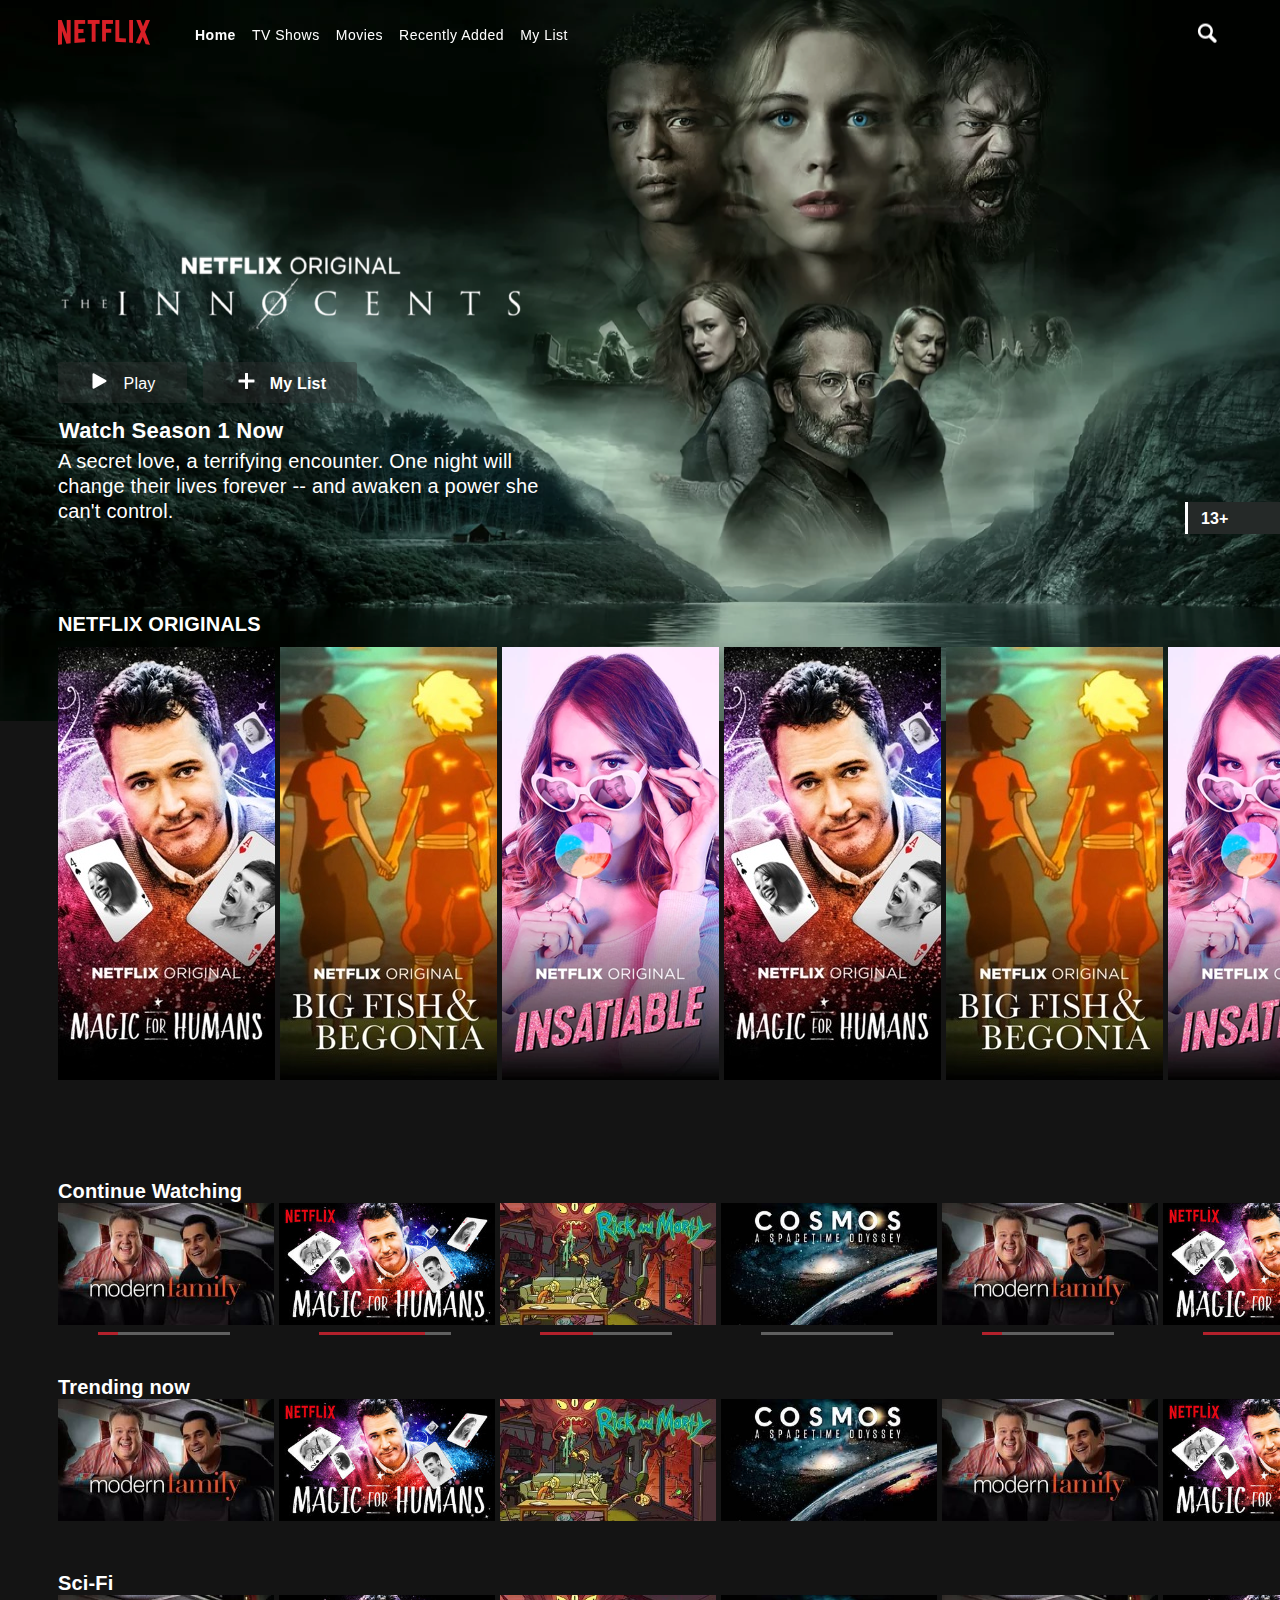
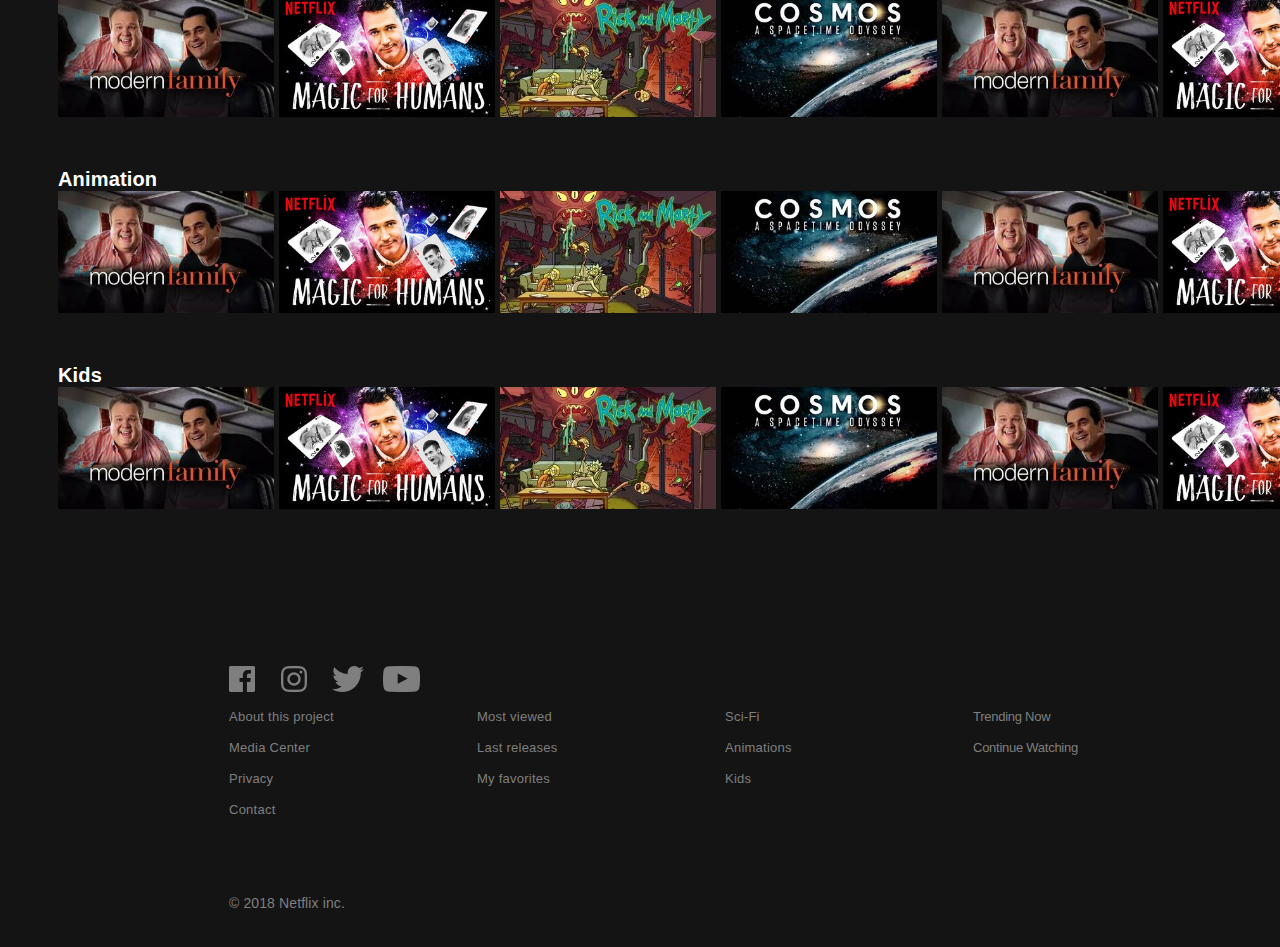
<file: public/index.html>
<!DOCTYPE html>
<html lang="en">

<head>
    <meta charset="UTF-8">
    <meta name="viewport" content="width=device-width, initial-scale=1.0">
    <meta http-equiv="X-UA-Compatible" content="ie=edge, chrome=1">
    <meta property="og:type" content="website" />
    <meta property="og:title" content="Netflix - Home" />
    <meta property="og:description" content="Home page from Netflix" />
    <meta property="og:image" content="assets/logo/logo-netflix.png" />
    <link rel="stylesheet" href="css/normalize.css">
    <link href="https://fonts.googleapis.com/css?family=Montserrat" rel="stylesheet">
    <link rel="stylesheet" href="css/home.css">
    <title>Netflix - Home</title>
</head>

<body>

    <header class="Netflix__Header">
        <nav class="Netflix__Navbar">
            <div class="Netflix__Menu--right">
                <a href="index.html">
                    <img class="Netflix__Brand" src="assets/logo/logo-netflix.png" alt="netflix_logo" />
                </a>
                <ul>
                    <li><a class="active" href="/">Home</a></li>
                    <li><a href="/tv-shows">TV Shows</a></li>
                    <li><a href="movies">Movies</a></li>
                    <li><a href="recently-added">Recently Added</a></li>
                    <li><a href="my-list">My List</a></li>
                </ul>
            </div>
            <div class="Netflix__Search">
                <a href="search.html">
                    <img contenteditable="true" src="assets/icons//lupa.png" alt="lupa">
                </a>
                <form class="Netflix__Search--form">
                    <input type="search" placeholder="Titles, people, genres...">
                </form>
            </div>
        </nav>

        <div class="Netflix__Movie">
            <div class="Netflix__Movie--information">
                <img src="assets/images/imagen-titulo.png" alt="movie-title">
                <div class="Netflix__Movie--buttons">
                    <button data-action="play">
                        <img src="assets/icons/Line.png" alt="play-icon"> Play
                    </button data-action="list">
                    <button>
                        <img src="assets/icons/icon-plus.png" alt="play-icon"> My List
                    </button>
                </div>
                <div class="Netflix__Movie__Description">
                    <h3>Watch Season 1 Now</h3>
                    <p>A secret love, a terrifying encounter. One night will change their lives forever -- and awaken a power
                        she can't control.</p>
                </div>
            </div>

            <div class="Netflix__Movie--rating">
                <div class="Rating">
                    <span>13+</span>
                </div>
            </div>
        </div>

    </header>

    <main class="Netflix__Originals">
        <h3>Netflix originals</h3>

        <div class="Netflix__Original__Posters">

            <div class="Netflix__Originals__Poster Magic">
                <div class="Netflix__Poster--information">
                    <div class="Netflix__Poster__Header">
                        <a href="detail.html">
                            <img src="assets/icons//btn-play.png" alt="btn-play">
                        </a>
                        <p>Insatiable</p>
                    </div>
                    <div class="Netflix__Poster__Match">
                        <span class="Match">98% Match</span>
                        <span class="Rate">
                            <span>
                                13+
                            </span>
                        </span>
                        <span class="Duration">1h 55m</span>
                    </div>
                    <div class="Netflix__Poster__Description">
                        <p>He's a broken man of science. And he's desperate.His last hope for a fix involves metaphysics
                            and magic. Life is strange </p>
                    </div>
                </div>
                <div class="Poster__Overlay"></div>
            </div>

            <div class="Netflix__Originals__Poster Big-Fish">
                <div class="Netflix__Poster--information">
                    <div class="Netflix__Poster__Header">
                        <img src="assets/icons//btn-play.png" alt="btn-play">
                        <p>Insatiable</p>
                    </div>
                    <div class="Netflix__Poster__Match">
                        <span class="Match">98% Match</span>
                        <span class="Rate">
                            <span>
                                13+
                            </span>
                        </span>
                        <span class="Duration">1h 55m</span>
                    </div>
                    <div class="Netflix__Poster__Description">
                        <p>He's a broken man of science. And he's desperate.His last hope for a fix involves metaphysics
                            and magic. Life is strange </p>
                    </div>
                </div>
                <div class="Poster__Overlay"></div>
            </div>

            <div class="Netflix__Originals__Poster Insatiable">
                <div class="Netflix__Poster--information">
                    <div class="Netflix__Poster__Header">
                        <img src="assets/icons//btn-play.png" alt="btn-play">
                        <p>Insatiable</p>
                    </div>
                    <div class="Netflix__Poster__Match">
                        <span class="Match">98% Match</span>
                        <span class="Rate">
                            <span>
                                13+
                            </span>
                        </span>
                        <span class="Duration">1h 55m</span>
                    </div>
                    <div class="Netflix__Poster__Description">
                        <p>He's a broken man of science. And he's desperate.His last hope for a fix involves metaphysics
                            and magic. Life is strange </p>
                    </div>
                </div>
                <div class="Poster__Overlay"></div>
            </div>

            <div class="Netflix__Originals__Poster Magic">
                <div class="Netflix__Poster--information">
                    <div class="Netflix__Poster__Header">
                        <img src="assets/icons//btn-play.png" alt="btn-play">
                        <p>Insatiable</p>
                    </div>
                    <div class="Netflix__Poster__Match">
                        <span class="Match">98% Match</span>
                        <span class="Rate">
                            <span>
                                13+
                            </span>
                        </span>
                        <span class="Duration">1h 55m</span>
                    </div>
                    <div class="Netflix__Poster__Description">
                        <p>He's a broken man of science. And he's desperate.His last hope for a fix involves metaphysics
                            and magic. Life is strange </p>
                    </div>
                </div>
                <div class="Poster__Overlay"></div>
            </div>

            <div class="Netflix__Originals__Poster Big-Fish">
                <div class="Netflix__Poster--information">
                    <div class="Netflix__Poster__Header">
                        <img src="assets/icons//btn-play.png" alt="btn-play">
                        <p>Insatiable</p>
                    </div>
                    <div class="Netflix__Poster__Match">
                        <span class="Match">98% Match</span>
                        <span class="Rate">
                            <span>
                                13+
                            </span>
                        </span>
                        <span class="Duration">1h 55m</span>
                    </div>
                    <div class="Netflix__Poster__Description">
                        <p>He's a broken man of science. And he's desperate.His last hope for a fix involves metaphysics
                            and magic. Life is strange </p>
                    </div>
                </div>
                <div class="Poster__Overlay"></div>
            </div>

            <div class="Netflix__Originals__Poster Insatiable">
                <div class="Netflix__Poster--information">
                    <div class="Netflix__Poster__Header">
                        <img src="assets/icons//btn-play.png" alt="btn-play">
                        <p>Insatiable</p>
                    </div>
                    <div class="Netflix__Poster__Match">
                        <span class="Match">98% Match</span>
                        <span class="Rate">
                            <span>
                                13+
                            </span>
                        </span>
                        <span class="Duration">1h 55m</span>
                    </div>
                    <div class="Netflix__Poster__Description">
                        <p>He's a broken man of science. And he's desperate.His last hope for a fix involves metaphysics
                            and magic. Life is strange </p>
                    </div>
                </div>
                <div class="Poster__Overlay"></div>
            </div>

            <div class="Netflix__Originals__Poster Magic">
                <div class="Netflix__Poster--information">
                    <div class="Netflix__Poster__Header">
                        <img src="assets/icons//btn-play.png" alt="btn-play">
                        <p>Insatiable</p>
                    </div>
                    <div class="Netflix__Poster__Match">
                        <span class="Match">98% Match</span>
                        <span class="Rate">
                            <span>
                                13+
                            </span>
                        </span>
                        <span class="Duration">1h 55m</span>
                    </div>
                    <div class="Netflix__Poster__Description">
                        <p>He's a broken man of science. And he's desperate.His last hope for a fix involves metaphysics
                            and magic. Life is strange </p>
                    </div>
                </div>
                <div class="Poster__Overlay"></div>
            </div>

            <div class="Netflix__Originals__Poster Big-Fish">
                <div class="Netflix__Poster--information">
                    <div class="Netflix__Poster__Header">
                        <img src="assets/icons//btn-play.png" alt="btn-play">
                        <p>Insatiable</p>
                    </div>
                    <div class="Netflix__Poster__Match">
                        <span class="Match">98% Match</span>
                        <span class="Rate">
                            <span>
                                13+
                            </span>
                        </span>
                        <span class="Duration">1h 55m</span>
                    </div>
                    <div class="Netflix__Poster__Description">
                        <p>He's a broken man of science. And he's desperate.His last hope for a fix involves metaphysics
                            and magic. Life is strange </p>
                    </div>
                </div>
                <div class="Poster__Overlay"></div>
            </div>

            <div class="Netflix__Originals__Poster Insatiable">
                <div class="Netflix__Poster--information">
                    <div class="Netflix__Poster__Header">
                        <img src="assets/icons//btn-play.png" alt="btn-play">
                        <p>Insatiable</p>
                    </div>
                    <div class="Netflix__Poster__Match">
                        <span class="Match">98% Match</span>
                        <span class="Rate">
                            <span>
                                13+
                            </span>
                        </span>
                        <span class="Duration">1h 55m</span>
                    </div>
                    <div class="Netflix__Poster__Description">
                        <p>He's a broken man of science. And he's desperate.His last hope for a fix involves metaphysics
                            and magic. Life is strange </p>
                    </div>
                </div>
                <div class="Poster__Overlay"></div>
            </div>

            <div class="Netflix__Originals__Poster Magic">
                <div class="Netflix__Poster--information">
                    <div class="Netflix__Poster__Header">
                        <img src="assets/icons//btn-play.png" alt="btn-play">
                        <p>Insatiable</p>
                    </div>
                    <div class="Netflix__Poster__Match">
                        <span class="Match">98% Match</span>
                        <span class="Rate">
                            <span>
                                13+
                            </span>
                        </span>
                        <span class="Duration">1h 55m</span>
                    </div>
                    <div class="Netflix__Poster__Description">
                        <p>He's a broken man of science. And he's desperate.His last hope for a fix involves metaphysics
                            and magic. Life is strange </p>
                    </div>
                </div>
                <div class="Poster__Overlay"></div>
            </div>

            <div class="Netflix__Originals__Poster Big-Fish">
                <div class="Netflix__Poster--information">
                    <div class="Netflix__Poster__Header">
                        <img src="assets/icons//btn-play.png" alt="btn-play">
                        <p>Insatiable</p>
                    </div>
                    <div class="Netflix__Poster__Match">
                        <span class="Match">98% Match</span>
                        <span class="Rate">
                            <span>
                                13+
                            </span>
                        </span>
                        <span class="Duration">1h 55m</span>
                    </div>
                    <div class="Netflix__Poster__Description">
                        <p>He's a broken man of science. And he's desperate.His last hope for a fix involves metaphysics
                            and magic. Life is strange </p>
                    </div>
                </div>
                <div class="Poster__Overlay"></div>
            </div>

            <div class="Netflix__Originals__Poster Insatiable">
                <div class="Netflix__Poster--information">
                    <div class="Netflix__Poster__Header">
                        <img src="assets/icons//btn-play.png" alt="btn-play">
                        <p>Insatiable</p>
                    </div>
                    <div class="Netflix__Poster__Match">
                        <span class="Match">98% Match</span>
                        <span class="Rate">
                            <span>
                                13+
                            </span>
                        </span>
                        <span class="Duration">1h 55m</span>
                    </div>
                    <div class="Netflix__Poster__Description">
                        <p>He's a broken man of science. And he's desperate.His last hope for a fix involves metaphysics
                            and magic. Life is strange </p>
                    </div>
                </div>
                <div class="Poster__Overlay"></div>
            </div>

            <div class="Netflix__Originals__Poster Magic">
                <div class="Netflix__Poster--information">
                    <div class="Netflix__Poster__Header">
                        <img src="assets/icons//btn-play.png" alt="btn-play">
                        <p>Insatiable</p>
                    </div>
                    <div class="Netflix__Poster__Match">
                        <span class="Match">98% Match</span>
                        <span class="Rate">
                            <span>
                                13+
                            </span>
                        </span>
                        <span class="Duration">1h 55m</span>
                    </div>
                    <div class="Netflix__Poster__Description">
                        <p>He's a broken man of science. And he's desperate.His last hope for a fix involves metaphysics
                            and magic. Life is strange </p>
                    </div>
                </div>
                <div class="Poster__Overlay"></div>
            </div>

            <div class="Netflix__Originals__Poster Big-Fish">
                <div class="Netflix__Poster--information">
                    <div class="Netflix__Poster__Header">
                        <img src="assets/icons//btn-play.png" alt="btn-play">
                        <p>Insatiable</p>
                    </div>
                    <div class="Netflix__Poster__Match">
                        <span class="Match">98% Match</span>
                        <span class="Rate">
                            <span>
                                13+
                            </span>
                        </span>
                        <span class="Duration">1h 55m</span>
                    </div>
                    <div class="Netflix__Poster__Description">
                        <p>He's a broken man of science. And he's desperate.His last hope for a fix involves metaphysics
                            and magic. Life is strange </p>
                    </div>
                </div>
                <div class="Poster__Overlay"></div>
            </div>

            <div class="Netflix__Originals__Poster Insatiable">
                <div class="Netflix__Poster--information">
                    <div class="Netflix__Poster__Header">
                        <img src="assets/icons//btn-play.png" alt="btn-play">
                        <p>Insatiable</p>
                    </div>
                    <div class="Netflix__Poster__Match">
                        <span class="Match">98% Match</span>
                        <span class="Rate">
                            <span>
                                13+
                            </span>
                        </span>
                        <span class="Duration">1h 55m</span>
                    </div>
                    <div class="Netflix__Poster__Description">
                        <p>He's a broken man of science. And he's desperate.His last hope for a fix involves metaphysics
                            and magic. Life is strange </p>
                    </div>
                </div>
                <div class="Poster__Overlay"></div>
            </div>

            <div class="Netflix__Originals__Poster Magic">
                <div class="Netflix__Poster--information">
                    <div class="Netflix__Poster__Header">
                        <img src="assets/icons//btn-play.png" alt="btn-play">
                        <p>Insatiable</p>
                    </div>
                    <div class="Netflix__Poster__Match">
                        <span class="Match">98% Match</span>
                        <span class="Rate">
                            <span>
                                13+
                            </span>
                        </span>
                        <span class="Duration">1h 55m</span>
                    </div>
                    <div class="Netflix__Poster__Description">
                        <p>He's a broken man of science. And he's desperate.His last hope for a fix involves metaphysics
                            and magic. Life is strange </p>
                    </div>
                </div>
                <div class="Poster__Overlay"></div>
            </div>

            <div class="Netflix__Originals__Poster Big-Fish">
                <div class="Netflix__Poster--information">
                    <div class="Netflix__Poster__Header">
                        <img src="assets/icons//btn-play.png" alt="btn-play">
                        <p>Insatiable</p>
                    </div>
                    <div class="Netflix__Poster__Match">
                        <span class="Match">98% Match</span>
                        <span class="Rate">
                            <span>
                                13+
                            </span>
                        </span>
                        <span class="Duration">1h 55m</span>
                    </div>
                    <div class="Netflix__Poster__Description">
                        <p>He's a broken man of science. And he's desperate.His last hope for a fix involves metaphysics
                            and magic. Life is strange </p>
                    </div>
                </div>
                <div class="Poster__Overlay"></div>
            </div>

            <div class="Netflix__Originals__Poster Insatiable">
                <div class="Netflix__Poster--information">
                    <div class="Netflix__Poster__Header">
                        <img src="assets/icons//btn-play.png" alt="btn-play">
                        <p>Insatiable</p>
                    </div>
                    <div class="Netflix__Poster__Match">
                        <span class="Match">98% Match</span>
                        <span class="Rate">
                            <span>
                                13+
                            </span>
                        </span>
                        <span class="Duration">1h 55m</span>
                    </div>
                    <div class="Netflix__Poster__Description">
                        <p>He's a broken man of science. And he's desperate.His last hope for a fix involves metaphysics
                            and magic. Life is strange </p>
                    </div>
                </div>
                <div class="Poster__Overlay"></div>
            </div>


        </div>
        <!-- CONTINUE WATCHING SECTION -->
        <div class="Netflix__Thumbnails">
            <h3>Continue Watching</h3>
            <div class="Netflix__Thumbnail__Movies">

                <div class="Netflix__Thumbnails__Movie Modern-Family">
                    <div class="Netflix__Thumbnail--information">
                        <div class="Netflix__Thumbnail__Header">
                            <img src="assets/icons//btn-play.png" alt="btn-play">
                            <p>Insatiable</p>
                        </div>
                        <div class="Netflix__Thumbnail__Match">
                            <span class="Match">98% Match</span>
                            <span class="Rate">
                                <span>
                                    13+
                                </span>
                            </span>
                            <span class="Duration">1h 55m</span>
                        </div>
                        <div class="Netflix__Thumbnail__Description">
                            <p>He's a broken man of science. And he's desperate.His last hope for a fix involves metaphysics
                                and magic. Life is strange </p>
                        </div>
                    </div>
                    <div class="Netflix__Thumbnail__Movie--progress">
                        <progress max="100" value="15"></progress>
                    </div>
                    <div class="Poster__Overlay"></div>
                </div>

                <div class="Netflix__Thumbnails__Movie Magic">
                    <div class="Netflix__Thumbnail--information">
                        <div class="Netflix__Thumbnail__Header">
                            <img src="assets/icons//btn-play.png" alt="btn-play">
                            <p>Insatiable</p>
                        </div>
                        <div class="Netflix__Thumbnail__Match">
                            <span class="Match">98% Match</span>
                            <span class="Rate">
                                <span>
                                    13+
                                </span>
                            </span>
                            <span class="Duration">1h 55m</span>
                        </div>
                        <div class="Netflix__Thumbnail__Description">
                            <p>He's a broken man of science. And he's desperate.His last hope for a fix involves metaphysics
                                and magic. Life is strange </p>
                        </div>
                    </div>
                    <div class="Netflix__Thumbnail__Movie--progress">
                        <progress max="100" value="80"></progress>
                    </div>
                    <div class="Poster__Overlay"></div>
                </div>

                <div class="Netflix__Thumbnails__Movie Rick-Morty">
                    <div class="Netflix__Thumbnail--information">
                        <div class="Netflix__Thumbnail__Header">
                            <img src="assets/icons//btn-play.png" alt="btn-play">
                            <p>Insatiable</p>
                        </div>
                        <div class="Netflix__Thumbnail__Match">
                            <span class="Match">98% Match</span>
                            <span class="Rate">
                                <span>
                                    13+
                                </span>
                            </span>
                            <span class="Duration">1h 55m</span>
                        </div>
                        <div class="Netflix__Thumbnail__Description">
                            <p>He's a broken man of science. And he's desperate.His last hope for a fix involves metaphysics
                                and magic. Life is strange </p>
                        </div>
                    </div>
                    <div class="Netflix__Thumbnail__Movie--progress">
                        <progress max="100" value="40"></progress>
                    </div>
                    <div class="Poster__Overlay"></div>
                </div>

                <div class="Netflix__Thumbnails__Movie Cosmos">
                    <div class="Netflix__Thumbnail--information">
                        <div class="Netflix__Thumbnail__Header">
                            <img src="assets/icons//btn-play.png" alt="btn-play">
                            <p>Insatiable</p>
                        </div>
                        <div class="Netflix__Thumbnail__Match">
                            <span class="Match">98% Match</span>
                            <span class="Rate">
                                <span>
                                    13+
                                </span>
                            </span>
                            <span class="Duration">1h 55m</span>
                        </div>
                        <div class="Netflix__Thumbnail__Description">
                            <p>He's a broken man of science. And he's desperate.His last hope for a fix involves metaphysics
                                and magic. Life is strange </p>
                        </div>
                    </div>
                    <div class="Netflix__Thumbnail__Movie--progress">
                        <progress max="100" value="0"></progress>
                    </div>
                    <div class="Poster__Overlay"></div>
                </div>

                <div class="Netflix__Thumbnails__Movie Modern-Family">
                    <div class="Netflix__Thumbnail--information">
                        <div class="Netflix__Thumbnail__Header">
                            <img src="assets/icons//btn-play.png" alt="btn-play">
                            <p>Insatiable</p>
                        </div>
                        <div class="Netflix__Thumbnail__Match">
                            <span class="Match">98% Match</span>
                            <span class="Rate">
                                <span>
                                    13+
                                </span>
                            </span>
                            <span class="Duration">1h 55m</span>
                        </div>
                        <div class="Netflix__Thumbnail__Description">
                            <p>He's a broken man of science. And he's desperate.His last hope for a fix involves metaphysics
                                and magic. Life is strange </p>
                        </div>
                    </div>
                    <div class="Netflix__Thumbnail__Movie--progress">
                        <progress max="100" value="15"></progress>
                    </div>
                    <div class="Poster__Overlay"></div>
                </div>

                <div class="Netflix__Thumbnails__Movie Magic">
                    <div class="Netflix__Thumbnail--information">
                        <div class="Netflix__Thumbnail__Header">
                            <img src="assets/icons//btn-play.png" alt="btn-play">
                            <p>Insatiable</p>
                        </div>
                        <div class="Netflix__Thumbnail__Match">
                            <span class="Match">98% Match</span>
                            <span class="Rate">
                                <span>
                                    13+
                                </span>
                            </span>
                            <span class="Duration">1h 55m</span>
                        </div>
                        <div class="Netflix__Thumbnail__Description">
                            <p>He's a broken man of science. And he's desperate.His last hope for a fix involves metaphysics
                                and magic. Life is strange </p>
                        </div>
                    </div>
                    <div class="Netflix__Thumbnail__Movie--progress">
                        <progress max="100" value="80"></progress>
                    </div>
                    <div class="Poster__Overlay"></div>
                </div>

                <div class="Netflix__Thumbnails__Movie Rick-Morty">
                    <div class="Netflix__Thumbnail--information">
                        <div class="Netflix__Thumbnail__Header">
                            <img src="assets/icons//btn-play.png" alt="btn-play">
                            <p>Insatiable</p>
                        </div>
                        <div class="Netflix__Thumbnail__Match">
                            <span class="Match">98% Match</span>
                            <span class="Rate">
                                <span>
                                    13+
                                </span>
                            </span>
                            <span class="Duration">1h 55m</span>
                        </div>
                        <div class="Netflix__Thumbnail__Description">
                            <p>He's a broken man of science. And he's desperate.His last hope for a fix involves metaphysics
                                and magic. Life is strange </p>
                        </div>
                    </div>
                    <div class="Netflix__Thumbnail__Movie--progress">
                        <progress max="100" value="40"></progress>
                    </div>
                    <div class="Poster__Overlay"></div>
                </div>

                <div class="Netflix__Thumbnails__Movie Cosmos">
                    <div class="Netflix__Thumbnail--information">
                        <div class="Netflix__Thumbnail__Header">
                            <img src="assets/icons//btn-play.png" alt="btn-play">
                            <p>Insatiable</p>
                        </div>
                        <div class="Netflix__Thumbnail__Match">
                            <span class="Match">98% Match</span>
                            <span class="Rate">
                                <span>
                                    13+
                                </span>
                            </span>
                            <span class="Duration">1h 55m</span>
                        </div>
                        <div class="Netflix__Thumbnail__Description">
                            <p>He's a broken man of science. And he's desperate.His last hope for a fix involves metaphysics
                                and magic. Life is strange </p>
                        </div>
                    </div>
                    <div class="Netflix__Thumbnail__Movie--progress">
                        <progress max="100" value="0"></progress>
                    </div>
                    <div class="Poster__Overlay"></div>
                </div>

                <div class="Netflix__Thumbnails__Movie Modern-Family">
                    <div class="Netflix__Thumbnail--information">
                        <div class="Netflix__Thumbnail__Header">
                            <img src="assets/icons//btn-play.png" alt="btn-play">
                            <p>Insatiable</p>
                        </div>
                        <div class="Netflix__Thumbnail__Match">
                            <span class="Match">98% Match</span>
                            <span class="Rate">
                                <span>
                                    13+
                                </span>
                            </span>
                            <span class="Duration">1h 55m</span>
                        </div>
                        <div class="Netflix__Thumbnail__Description">
                            <p>He's a broken man of science. And he's desperate.His last hope for a fix involves metaphysics
                                and magic. Life is strange </p>
                        </div>
                    </div>
                    <div class="Netflix__Thumbnail__Movie--progress">
                        <progress max="100" value="15"></progress>
                    </div>
                    <div class="Poster__Overlay"></div>
                </div>

                <div class="Netflix__Thumbnails__Movie Magic">
                    <div class="Netflix__Thumbnail--information">
                        <div class="Netflix__Thumbnail__Header">
                            <img src="assets/icons//btn-play.png" alt="btn-play">
                            <p>Insatiable</p>
                        </div>
                        <div class="Netflix__Thumbnail__Match">
                            <span class="Match">98% Match</span>
                            <span class="Rate">
                                <span>
                                    13+
                                </span>
                            </span>
                            <span class="Duration">1h 55m</span>
                        </div>
                        <div class="Netflix__Thumbnail__Description">
                            <p>He's a broken man of science. And he's desperate.His last hope for a fix involves metaphysics
                                and magic. Life is strange </p>
                        </div>
                    </div>
                    <div class="Netflix__Thumbnail__Movie--progress">
                        <progress max="100" value="80"></progress>
                    </div>
                    <div class="Poster__Overlay"></div>
                </div>

                <div class="Netflix__Thumbnails__Movie Rick-Morty">
                    <div class="Netflix__Thumbnail--information">
                        <div class="Netflix__Thumbnail__Header">
                            <img src="assets/icons//btn-play.png" alt="btn-play">
                            <p>Insatiable</p>
                        </div>
                        <div class="Netflix__Thumbnail__Match">
                            <span class="Match">98% Match</span>
                            <span class="Rate">
                                <span>
                                    13+
                                </span>
                            </span>
                            <span class="Duration">1h 55m</span>
                        </div>
                        <div class="Netflix__Thumbnail__Description">
                            <p>He's a broken man of science. And he's desperate.His last hope for a fix involves metaphysics
                                and magic. Life is strange </p>
                        </div>
                    </div>
                    <div class="Netflix__Thumbnail__Movie--progress">
                        <progress max="100" value="40"></progress>
                    </div>
                    <div class="Poster__Overlay"></div>
                </div>

                <div class="Netflix__Thumbnails__Movie Cosmos">
                    <div class="Netflix__Thumbnail--information">
                        <div class="Netflix__Thumbnail__Header">
                            <img src="assets/icons//btn-play.png" alt="btn-play">
                            <p>Insatiable</p>
                        </div>
                        <div class="Netflix__Thumbnail__Match">
                            <span class="Match">98% Match</span>
                            <span class="Rate">
                                <span>
                                    13+
                                </span>
                            </span>
                            <span class="Duration">1h 55m</span>
                        </div>
                        <div class="Netflix__Thumbnail__Description">
                            <p>He's a broken man of science. And he's desperate.His last hope for a fix involves metaphysics
                                and magic. Life is strange </p>
                        </div>
                    </div>
                    <div class="Netflix__Thumbnail__Movie--progress">
                        <progress max="100" value="0"></progress>
                    </div>
                    <div class="Poster__Overlay"></div>
                </div>

                <div class="Netflix__Thumbnails__Movie Modern-Family">
                    <div class="Netflix__Thumbnail--information">
                        <div class="Netflix__Thumbnail__Header">
                            <img src="assets/icons//btn-play.png" alt="btn-play">
                            <p>Insatiable</p>
                        </div>
                        <div class="Netflix__Thumbnail__Match">
                            <span class="Match">98% Match</span>
                            <span class="Rate">
                                <span>
                                    13+
                                </span>
                            </span>
                            <span class="Duration">1h 55m</span>
                        </div>
                        <div class="Netflix__Thumbnail__Description">
                            <p>He's a broken man of science. And he's desperate.His last hope for a fix involves metaphysics
                                and magic. Life is strange </p>
                        </div>
                    </div>
                    <div class="Netflix__Thumbnail__Movie--progress">
                        <progress max="100" value="15"></progress>
                    </div>
                    <div class="Poster__Overlay"></div>
                </div>

                <div class="Netflix__Thumbnails__Movie Magic">
                    <div class="Netflix__Thumbnail--information">
                        <div class="Netflix__Thumbnail__Header">
                            <img src="assets/icons//btn-play.png" alt="btn-play">
                            <p>Insatiable</p>
                        </div>
                        <div class="Netflix__Thumbnail__Match">
                            <span class="Match">98% Match</span>
                            <span class="Rate">
                                <span>
                                    13+
                                </span>
                            </span>
                            <span class="Duration">1h 55m</span>
                        </div>
                        <div class="Netflix__Thumbnail__Description">
                            <p>He's a broken man of science. And he's desperate.His last hope for a fix involves metaphysics
                                and magic. Life is strange </p>
                        </div>
                    </div>
                    <div class="Netflix__Thumbnail__Movie--progress">
                        <progress max="100" value="80"></progress>
                    </div>
                    <div class="Poster__Overlay"></div>
                </div>

                <div class="Netflix__Thumbnails__Movie Rick-Morty">
                    <div class="Netflix__Thumbnail--information">
                        <div class="Netflix__Thumbnail__Header">
                            <img src="assets/icons//btn-play.png" alt="btn-play">
                            <p>Insatiable</p>
                        </div>
                        <div class="Netflix__Thumbnail__Match">
                            <span class="Match">98% Match</span>
                            <span class="Rate">
                                <span>
                                    13+
                                </span>
                            </span>
                            <span class="Duration">1h 55m</span>
                        </div>
                        <div class="Netflix__Thumbnail__Description">
                            <p>He's a broken man of science. And he's desperate.His last hope for a fix involves metaphysics
                                and magic. Life is strange </p>
                        </div>
                    </div>
                    <div class="Netflix__Thumbnail__Movie--progress">
                        <progress max="100" value="40"></progress>
                    </div>
                    <div class="Poster__Overlay"></div>
                </div>

                <div class="Netflix__Thumbnails__Movie Cosmos">
                    <div class="Netflix__Thumbnail--information">
                        <div class="Netflix__Thumbnail__Header">
                            <img src="assets/icons//btn-play.png" alt="btn-play">
                            <p>Insatiable</p>
                        </div>
                        <div class="Netflix__Thumbnail__Match">
                            <span class="Match">98% Match</span>
                            <span class="Rate">
                                <span>
                                    13+
                                </span>
                            </span>
                            <span class="Duration">1h 55m</span>
                        </div>
                        <div class="Netflix__Thumbnail__Description">
                            <p>He's a broken man of science. And he's desperate.His last hope for a fix involves metaphysics
                                and magic. Life is strange </p>
                        </div>
                    </div>
                    <div class="Netflix__Thumbnail__Movie--progress">
                        <progress max="100" value="0"></progress>
                    </div>
                    <div class="Poster__Overlay"></div>
                </div>

            </div>
        </div>

        <!-- TRENDING NOW SECTION -->
        <div class="Netflix__Thumbnails">
            <h3>Trending now</h3>
            <div class="Netflix__Thumbnail__Movies">

                <div class="Netflix__Thumbnails__Movie Modern-Family">
                    <div class="Netflix__Thumbnail--information">
                        <div class="Netflix__Thumbnail__Header">
                            <img src="assets/icons//btn-play.png" alt="btn-play">
                            <p>Insatiable</p>
                        </div>
                        <div class="Netflix__Thumbnail__Match">
                            <span class="Match">98% Match</span>
                            <span class="Rate">
                                <span>
                                    13+
                                </span>
                            </span>
                            <span class="Duration">1h 55m</span>
                        </div>
                        <div class="Netflix__Thumbnail__Description">
                            <p>He's a broken man of science. And he's desperate.His last hope for a fix involves metaphysics
                                and magic. Life is strange </p>
                        </div>
                    </div>
                    <div class="Netflix__Thumbnail--information">
                        <div class="Netflix__Thumbnail__Header">
                            <img src="assets/icons//btn-play.png" alt="btn-play">
                            <p>Insatiable</p>
                        </div>
                        <div class="Netflix__Thumbnail__Match">
                            <span class="Match">98% Match</span>
                            <span class="Rate">
                                <span>
                                    13+
                                </span>
                            </span>
                            <span class="Duration">1h 55m</span>
                        </div>
                        <div class="Netflix__Thumbnail__Description">
                            <p>He's a broken man of science. And he's desperate.His last hope for a fix involves metaphysics
                                and magic. Life is strange </p>
                        </div>
                    </div>
                    <div class="Netflix__Thumbnail__Movie--progress no-progress no-progress">
                        <progress max="100" value="15"></progress>
                    </div>
                    <div class="Poster__Overlay"></div>
                </div>

                <div class="Netflix__Thumbnails__Movie Magic">
                    <div class="Netflix__Thumbnail--information">
                        <div class="Netflix__Thumbnail__Header">
                            <img src="assets/icons//btn-play.png" alt="btn-play">
                            <p>Insatiable</p>
                        </div>
                        <div class="Netflix__Thumbnail__Match">
                            <span class="Match">98% Match</span>
                            <span class="Rate">
                                <span>
                                    13+
                                </span>
                            </span>
                            <span class="Duration">1h 55m</span>
                        </div>
                        <div class="Netflix__Thumbnail__Description">
                            <p>He's a broken man of science. And he's desperate.His last hope for a fix involves metaphysics
                                and magic. Life is strange </p>
                        </div>
                    </div>
                    <div class="Netflix__Thumbnail__Movie--progress no-progress">
                        <progress max="100" value="80"></progress>
                    </div>
                    <div class="Poster__Overlay"></div>
                </div>

                <div class="Netflix__Thumbnails__Movie Rick-Morty">
                    <div class="Netflix__Thumbnail--information">
                        <div class="Netflix__Thumbnail__Header">
                            <img src="assets/icons//btn-play.png" alt="btn-play">
                            <p>Insatiable</p>
                        </div>
                        <div class="Netflix__Thumbnail__Match">
                            <span class="Match">98% Match</span>
                            <span class="Rate">
                                <span>
                                    13+
                                </span>
                            </span>
                            <span class="Duration">1h 55m</span>
                        </div>
                        <div class="Netflix__Thumbnail__Description">
                            <p>He's a broken man of science. And he's desperate.His last hope for a fix involves metaphysics
                                and magic. Life is strange </p>
                        </div>
                    </div>
                    <div class="Netflix__Thumbnail__Movie--progress no-progress">
                        <progress max="100" value="40"></progress>
                    </div>
                    <div class="Poster__Overlay"></div>
                </div>

                <div class="Netflix__Thumbnails__Movie Cosmos">
                    <div class="Netflix__Thumbnail--information">
                        <div class="Netflix__Thumbnail__Header">
                            <img src="assets/icons//btn-play.png" alt="btn-play">
                            <p>Insatiable</p>
                        </div>
                        <div class="Netflix__Thumbnail__Match">
                            <span class="Match">98% Match</span>
                            <span class="Rate">
                                <span>
                                    13+
                                </span>
                            </span>
                            <span class="Duration">1h 55m</span>
                        </div>
                        <div class="Netflix__Thumbnail__Description">
                            <p>He's a broken man of science. And he's desperate.His last hope for a fix involves metaphysics
                                and magic. Life is strange </p>
                        </div>
                    </div>
                    <div class="Netflix__Thumbnail__Movie--progress no-progress">
                        <progress max="100" value="0"></progress>
                    </div>
                    <div class="Poster__Overlay"></div>
                </div>

                <div class="Netflix__Thumbnails__Movie Modern-Family">
                    <div class="Netflix__Thumbnail--information">
                        <div class="Netflix__Thumbnail__Header">
                            <img src="assets/icons//btn-play.png" alt="btn-play">
                            <p>Insatiable</p>
                        </div>
                        <div class="Netflix__Thumbnail__Match">
                            <span class="Match">98% Match</span>
                            <span class="Rate">
                                <span>
                                    13+
                                </span>
                            </span>
                            <span class="Duration">1h 55m</span>
                        </div>
                        <div class="Netflix__Thumbnail__Description">
                            <p>He's a broken man of science. And he's desperate.His last hope for a fix involves metaphysics
                                and magic. Life is strange </p>
                        </div>
                    </div>
                    <div class="Netflix__Thumbnail__Movie--progress no-progress">
                        <progress max="100" value="15"></progress>
                    </div>
                    <div class="Poster__Overlay"></div>
                </div>

                <div class="Netflix__Thumbnails__Movie Magic">
                    <div class="Netflix__Thumbnail--information">
                        <div class="Netflix__Thumbnail__Header">
                            <img src="assets/icons//btn-play.png" alt="btn-play">
                            <p>Insatiable</p>
                        </div>
                        <div class="Netflix__Thumbnail__Match">
                            <span class="Match">98% Match</span>
                            <span class="Rate">
                                <span>
                                    13+
                                </span>
                            </span>
                            <span class="Duration">1h 55m</span>
                        </div>
                        <div class="Netflix__Thumbnail__Description">
                            <p>He's a broken man of science. And he's desperate.His last hope for a fix involves metaphysics
                                and magic. Life is strange </p>
                        </div>
                    </div>
                    <div class="Netflix__Thumbnail__Movie--progress no-progress">
                        <progress max="100" value="80"></progress>
                    </div>
                    <div class="Poster__Overlay"></div>
                </div>

                <div class="Netflix__Thumbnails__Movie Rick-Morty">
                    <div class="Netflix__Thumbnail--information">
                        <div class="Netflix__Thumbnail__Header">
                            <img src="assets/icons//btn-play.png" alt="btn-play">
                            <p>Insatiable</p>
                        </div>
                        <div class="Netflix__Thumbnail__Match">
                            <span class="Match">98% Match</span>
                            <span class="Rate">
                                <span>
                                    13+
                                </span>
                            </span>
                            <span class="Duration">1h 55m</span>
                        </div>
                        <div class="Netflix__Thumbnail__Description">
                            <p>He's a broken man of science. And he's desperate.His last hope for a fix involves metaphysics
                                and magic. Life is strange </p>
                        </div>
                    </div>
                    <div class="Netflix__Thumbnail__Movie--progress no-progress">
                        <progress max="100" value="40"></progress>
                    </div>
                    <div class="Poster__Overlay"></div>
                </div>

                <div class="Netflix__Thumbnails__Movie Cosmos">
                    <div class="Netflix__Thumbnail--information">
                        <div class="Netflix__Thumbnail__Header">
                            <img src="assets/icons//btn-play.png" alt="btn-play">
                            <p>Insatiable</p>
                        </div>
                        <div class="Netflix__Thumbnail__Match">
                            <span class="Match">98% Match</span>
                            <span class="Rate">
                                <span>
                                    13+
                                </span>
                            </span>
                            <span class="Duration">1h 55m</span>
                        </div>
                        <div class="Netflix__Thumbnail__Description">
                            <p>He's a broken man of science. And he's desperate.His last hope for a fix involves metaphysics
                                and magic. Life is strange </p>
                        </div>
                    </div>
                    <div class="Netflix__Thumbnail__Movie--progress no-progress">
                        <progress max="100" value="0"></progress>
                    </div>
                    <div class="Poster__Overlay"></div>
                </div>

                <div class="Netflix__Thumbnails__Movie Modern-Family">
                    <div class="Netflix__Thumbnail--information">
                        <div class="Netflix__Thumbnail__Header">
                            <img src="assets/icons//btn-play.png" alt="btn-play">
                            <p>Insatiable</p>
                        </div>
                        <div class="Netflix__Thumbnail__Match">
                            <span class="Match">98% Match</span>
                            <span class="Rate">
                                <span>
                                    13+
                                </span>
                            </span>
                            <span class="Duration">1h 55m</span>
                        </div>
                        <div class="Netflix__Thumbnail__Description">
                            <p>He's a broken man of science. And he's desperate.His last hope for a fix involves metaphysics
                                and magic. Life is strange </p>
                        </div>
                    </div>
                    <div class="Netflix__Thumbnail__Movie--progress no-progress">
                        <progress max="100" value="15"></progress>
                    </div>
                    <div class="Poster__Overlay"></div>
                </div>

                <div class="Netflix__Thumbnails__Movie Magic">
                    <div class="Netflix__Thumbnail--information">
                        <div class="Netflix__Thumbnail__Header">
                            <img src="assets/icons//btn-play.png" alt="btn-play">
                            <p>Insatiable</p>
                        </div>
                        <div class="Netflix__Thumbnail__Match">
                            <span class="Match">98% Match</span>
                            <span class="Rate">
                                <span>
                                    13+
                                </span>
                            </span>
                            <span class="Duration">1h 55m</span>
                        </div>
                        <div class="Netflix__Thumbnail__Description">
                            <p>He's a broken man of science. And he's desperate.His last hope for a fix involves metaphysics
                                and magic. Life is strange </p>
                        </div>
                    </div>
                    <div class="Netflix__Thumbnail__Movie--progress no-progress">
                        <progress max="100" value="80"></progress>
                    </div>
                    <div class="Poster__Overlay"></div>
                </div>

                <div class="Netflix__Thumbnails__Movie Rick-Morty">
                    <div class="Netflix__Thumbnail--information">
                        <div class="Netflix__Thumbnail__Header">
                            <img src="assets/icons//btn-play.png" alt="btn-play">
                            <p>Insatiable</p>
                        </div>
                        <div class="Netflix__Thumbnail__Match">
                            <span class="Match">98% Match</span>
                            <span class="Rate">
                                <span>
                                    13+
                                </span>
                            </span>
                            <span class="Duration">1h 55m</span>
                        </div>
                        <div class="Netflix__Thumbnail__Description">
                            <p>He's a broken man of science. And he's desperate.His last hope for a fix involves metaphysics
                                and magic. Life is strange </p>
                        </div>
                    </div>
                    <div class="Netflix__Thumbnail__Movie--progress no-progress">
                        <progress max="100" value="40"></progress>
                    </div>
                    <div class="Poster__Overlay"></div>
                </div>

                <div class="Netflix__Thumbnails__Movie Cosmos">
                    <div class="Netflix__Thumbnail--information">
                        <div class="Netflix__Thumbnail__Header">
                            <img src="assets/icons//btn-play.png" alt="btn-play">
                            <p>Insatiable</p>
                        </div>
                        <div class="Netflix__Thumbnail__Match">
                            <span class="Match">98% Match</span>
                            <span class="Rate">
                                <span>
                                    13+
                                </span>
                            </span>
                            <span class="Duration">1h 55m</span>
                        </div>
                        <div class="Netflix__Thumbnail__Description">
                            <p>He's a broken man of science. And he's desperate.His last hope for a fix involves metaphysics
                                and magic. Life is strange </p>
                        </div>
                    </div>
                    <div class="Netflix__Thumbnail__Movie--progress no-progress">
                        <progress max="100" value="0"></progress>
                    </div>
                    <div class="Poster__Overlay"></div>
                </div>

                <div class="Netflix__Thumbnails__Movie Modern-Family">
                    <div class="Netflix__Thumbnail--information">
                        <div class="Netflix__Thumbnail__Header">
                            <img src="assets/icons//btn-play.png" alt="btn-play">
                            <p>Insatiable</p>
                        </div>
                        <div class="Netflix__Thumbnail__Match">
                            <span class="Match">98% Match</span>
                            <span class="Rate">
                                <span>
                                    13+
                                </span>
                            </span>
                            <span class="Duration">1h 55m</span>
                        </div>
                        <div class="Netflix__Thumbnail__Description">
                            <p>He's a broken man of science. And he's desperate.His last hope for a fix involves metaphysics
                                and magic. Life is strange </p>
                        </div>
                    </div>
                    <div class="Netflix__Thumbnail__Movie--progress no-progress">
                        <progress max="100" value="15"></progress>
                    </div>
                    <div class="Poster__Overlay"></div>
                </div>

                <div class="Netflix__Thumbnails__Movie Magic">
                    <div class="Netflix__Thumbnail--information">
                        <div class="Netflix__Thumbnail__Header">
                            <img src="assets/icons//btn-play.png" alt="btn-play">
                            <p>Insatiable</p>
                        </div>
                        <div class="Netflix__Thumbnail__Match">
                            <span class="Match">98% Match</span>
                            <span class="Rate">
                                <span>
                                    13+
                                </span>
                            </span>
                            <span class="Duration">1h 55m</span>
                        </div>
                        <div class="Netflix__Thumbnail__Description">
                            <p>He's a broken man of science. And he's desperate.His last hope for a fix involves metaphysics
                                and magic. Life is strange </p>
                        </div>
                    </div>
                    <div class="Netflix__Thumbnail__Movie--progress no-progress">
                        <progress max="100" value="80"></progress>
                    </div>
                    <div class="Poster__Overlay"></div>
                </div>

                <div class="Netflix__Thumbnails__Movie Rick-Morty">
                    <div class="Netflix__Thumbnail--information">
                        <div class="Netflix__Thumbnail__Header">
                            <img src="assets/icons//btn-play.png" alt="btn-play">
                            <p>Insatiable</p>
                        </div>
                        <div class="Netflix__Thumbnail__Match">
                            <span class="Match">98% Match</span>
                            <span class="Rate">
                                <span>
                                    13+
                                </span>
                            </span>
                            <span class="Duration">1h 55m</span>
                        </div>
                        <div class="Netflix__Thumbnail__Description">
                            <p>He's a broken man of science. And he's desperate.His last hope for a fix involves metaphysics
                                and magic. Life is strange </p>
                        </div>
                    </div>
                    <div class="Netflix__Thumbnail__Movie--progress no-progress">
                        <progress max="100" value="40"></progress>
                    </div>
                    <div class="Poster__Overlay"></div>
                </div>

                <div class="Netflix__Thumbnails__Movie Cosmos">
                    <div class="Netflix__Thumbnail--information">
                        <div class="Netflix__Thumbnail__Header">
                            <img src="assets/icons//btn-play.png" alt="btn-play">
                            <p>Insatiable</p>
                        </div>
                        <div class="Netflix__Thumbnail__Match">
                            <span class="Match">98% Match</span>
                            <span class="Rate">
                                <span>
                                    13+
                                </span>
                            </span>
                            <span class="Duration">1h 55m</span>
                        </div>
                        <div class="Netflix__Thumbnail__Description">
                            <p>He's a broken man of science. And he's desperate.His last hope for a fix involves metaphysics
                                and magic. Life is strange </p>
                        </div>
                    </div>
                    <div class="Netflix__Thumbnail__Movie--progress no-progress">
                        <progress max="100" value="0"></progress>
                    </div>
                    <div class="Poster__Overlay"></div>
                </div>

            </div>
        </div>
        <!-- SCI FI SECTION -->
        <div class="Netflix__Thumbnails">
            <h3>Sci-Fi</h3>
            <div class="Netflix__Thumbnail__Movies">

                <div class="Netflix__Thumbnails__Movie Modern-Family">
                    <div class="Netflix__Thumbnail--information">
                        <div class="Netflix__Thumbnail__Header">
                            <img src="assets/icons//btn-play.png" alt="btn-play">
                            <p>Insatiable</p>
                        </div>
                        <div class="Netflix__Thumbnail__Match">
                            <span class="Match">98% Match</span>
                            <span class="Rate">
                                <span>
                                    13+
                                </span>
                            </span>
                            <span class="Duration">1h 55m</span>
                        </div>
                        <div class="Netflix__Thumbnail__Description">
                            <p>He's a broken man of science. And he's desperate.His last hope for a fix involves metaphysics
                                and magic. Life is strange </p>
                        </div>
                    </div>
                    <div class="Netflix__Thumbnail--information">
                        <div class="Netflix__Thumbnail__Header">
                            <img src="assets/icons//btn-play.png" alt="btn-play">
                            <p>Insatiable</p>
                        </div>
                        <div class="Netflix__Thumbnail__Match">
                            <span class="Match">98% Match</span>
                            <span class="Rate">
                                <span>
                                    13+
                                </span>
                            </span>
                            <span class="Duration">1h 55m</span>
                        </div>
                        <div class="Netflix__Thumbnail__Description">
                            <p>He's a broken man of science. And he's desperate.His last hope for a fix involves metaphysics
                                and magic. Life is strange </p>
                        </div>
                    </div>
                    <div class="Netflix__Thumbnail__Movie--progress no-progress no-progress">
                        <progress max="100" value="15"></progress>
                    </div>
                    <div class="Poster__Overlay"></div>
                </div>

                <div class="Netflix__Thumbnails__Movie Magic">
                    <div class="Netflix__Thumbnail--information">
                        <div class="Netflix__Thumbnail__Header">
                            <img src="assets/icons//btn-play.png" alt="btn-play">
                            <p>Insatiable</p>
                        </div>
                        <div class="Netflix__Thumbnail__Match">
                            <span class="Match">98% Match</span>
                            <span class="Rate">
                                <span>
                                    13+
                                </span>
                            </span>
                            <span class="Duration">1h 55m</span>
                        </div>
                        <div class="Netflix__Thumbnail__Description">
                            <p>He's a broken man of science. And he's desperate.His last hope for a fix involves metaphysics
                                and magic. Life is strange </p>
                        </div>
                    </div>
                    <div class="Netflix__Thumbnail__Movie--progress no-progress">
                        <progress max="100" value="80"></progress>
                    </div>
                    <div class="Poster__Overlay"></div>
                </div>

                <div class="Netflix__Thumbnails__Movie Rick-Morty">
                    <div class="Netflix__Thumbnail--information">
                        <div class="Netflix__Thumbnail__Header">
                            <img src="assets/icons//btn-play.png" alt="btn-play">
                            <p>Insatiable</p>
                        </div>
                        <div class="Netflix__Thumbnail__Match">
                            <span class="Match">98% Match</span>
                            <span class="Rate">
                                <span>
                                    13+
                                </span>
                            </span>
                            <span class="Duration">1h 55m</span>
                        </div>
                        <div class="Netflix__Thumbnail__Description">
                            <p>He's a broken man of science. And he's desperate.His last hope for a fix involves metaphysics
                                and magic. Life is strange </p>
                        </div>
                    </div>
                    <div class="Netflix__Thumbnail__Movie--progress no-progress">
                        <progress max="100" value="40"></progress>
                    </div>
                    <div class="Poster__Overlay"></div>
                </div>

                <div class="Netflix__Thumbnails__Movie Cosmos">
                    <div class="Netflix__Thumbnail--information">
                        <div class="Netflix__Thumbnail__Header">
                            <img src="assets/icons//btn-play.png" alt="btn-play">
                            <p>Insatiable</p>
                        </div>
                        <div class="Netflix__Thumbnail__Match">
                            <span class="Match">98% Match</span>
                            <span class="Rate">
                                <span>
                                    13+
                                </span>
                            </span>
                            <span class="Duration">1h 55m</span>
                        </div>
                        <div class="Netflix__Thumbnail__Description">
                            <p>He's a broken man of science. And he's desperate.His last hope for a fix involves metaphysics
                                and magic. Life is strange </p>
                        </div>
                    </div>
                    <div class="Netflix__Thumbnail__Movie--progress no-progress">
                        <progress max="100" value="0"></progress>
                    </div>
                    <div class="Poster__Overlay"></div>
                </div>

                <div class="Netflix__Thumbnails__Movie Modern-Family">
                    <div class="Netflix__Thumbnail--information">
                        <div class="Netflix__Thumbnail__Header">
                            <img src="assets/icons//btn-play.png" alt="btn-play">
                            <p>Insatiable</p>
                        </div>
                        <div class="Netflix__Thumbnail__Match">
                            <span class="Match">98% Match</span>
                            <span class="Rate">
                                <span>
                                    13+
                                </span>
                            </span>
                            <span class="Duration">1h 55m</span>
                        </div>
                        <div class="Netflix__Thumbnail__Description">
                            <p>He's a broken man of science. And he's desperate.His last hope for a fix involves metaphysics
                                and magic. Life is strange </p>
                        </div>
                    </div>
                    <div class="Netflix__Thumbnail__Movie--progress no-progress">
                        <progress max="100" value="15"></progress>
                    </div>
                    <div class="Poster__Overlay"></div>
                </div>

                <div class="Netflix__Thumbnails__Movie Magic">
                    <div class="Netflix__Thumbnail--information">
                        <div class="Netflix__Thumbnail__Header">
                            <img src="assets/icons//btn-play.png" alt="btn-play">
                            <p>Insatiable</p>
                        </div>
                        <div class="Netflix__Thumbnail__Match">
                            <span class="Match">98% Match</span>
                            <span class="Rate">
                                <span>
                                    13+
                                </span>
                            </span>
                            <span class="Duration">1h 55m</span>
                        </div>
                        <div class="Netflix__Thumbnail__Description">
                            <p>He's a broken man of science. And he's desperate.His last hope for a fix involves metaphysics
                                and magic. Life is strange </p>
                        </div>
                    </div>
                    <div class="Netflix__Thumbnail__Movie--progress no-progress">
                        <progress max="100" value="80"></progress>
                    </div>
                    <div class="Poster__Overlay"></div>
                </div>

                <div class="Netflix__Thumbnails__Movie Rick-Morty">
                    <div class="Netflix__Thumbnail--information">
                        <div class="Netflix__Thumbnail__Header">
                            <img src="assets/icons//btn-play.png" alt="btn-play">
                            <p>Insatiable</p>
                        </div>
                        <div class="Netflix__Thumbnail__Match">
                            <span class="Match">98% Match</span>
                            <span class="Rate">
                                <span>
                                    13+
                                </span>
                            </span>
                            <span class="Duration">1h 55m</span>
                        </div>
                        <div class="Netflix__Thumbnail__Description">
                            <p>He's a broken man of science. And he's desperate.His last hope for a fix involves metaphysics
                                and magic. Life is strange </p>
                        </div>
                    </div>
                    <div class="Netflix__Thumbnail__Movie--progress no-progress">
                        <progress max="100" value="40"></progress>
                    </div>
                    <div class="Poster__Overlay"></div>
                </div>

                <div class="Netflix__Thumbnails__Movie Cosmos">
                    <div class="Netflix__Thumbnail--information">
                        <div class="Netflix__Thumbnail__Header">
                            <img src="assets/icons//btn-play.png" alt="btn-play">
                            <p>Insatiable</p>
                        </div>
                        <div class="Netflix__Thumbnail__Match">
                            <span class="Match">98% Match</span>
                            <span class="Rate">
                                <span>
                                    13+
                                </span>
                            </span>
                            <span class="Duration">1h 55m</span>
                        </div>
                        <div class="Netflix__Thumbnail__Description">
                            <p>He's a broken man of science. And he's desperate.His last hope for a fix involves metaphysics
                                and magic. Life is strange </p>
                        </div>
                    </div>
                    <div class="Netflix__Thumbnail__Movie--progress no-progress">
                        <progress max="100" value="0"></progress>
                    </div>
                    <div class="Poster__Overlay"></div>
                </div>

                <div class="Netflix__Thumbnails__Movie Modern-Family">
                    <div class="Netflix__Thumbnail--information">
                        <div class="Netflix__Thumbnail__Header">
                            <img src="assets/icons//btn-play.png" alt="btn-play">
                            <p>Insatiable</p>
                        </div>
                        <div class="Netflix__Thumbnail__Match">
                            <span class="Match">98% Match</span>
                            <span class="Rate">
                                <span>
                                    13+
                                </span>
                            </span>
                            <span class="Duration">1h 55m</span>
                        </div>
                        <div class="Netflix__Thumbnail__Description">
                            <p>He's a broken man of science. And he's desperate.His last hope for a fix involves metaphysics
                                and magic. Life is strange </p>
                        </div>
                    </div>
                    <div class="Netflix__Thumbnail__Movie--progress no-progress">
                        <progress max="100" value="15"></progress>
                    </div>
                    <div class="Poster__Overlay"></div>
                </div>

                <div class="Netflix__Thumbnails__Movie Magic">
                    <div class="Netflix__Thumbnail--information">
                        <div class="Netflix__Thumbnail__Header">
                            <img src="assets/icons//btn-play.png" alt="btn-play">
                            <p>Insatiable</p>
                        </div>
                        <div class="Netflix__Thumbnail__Match">
                            <span class="Match">98% Match</span>
                            <span class="Rate">
                                <span>
                                    13+
                                </span>
                            </span>
                            <span class="Duration">1h 55m</span>
                        </div>
                        <div class="Netflix__Thumbnail__Description">
                            <p>He's a broken man of science. And he's desperate.His last hope for a fix involves metaphysics
                                and magic. Life is strange </p>
                        </div>
                    </div>
                    <div class="Netflix__Thumbnail__Movie--progress no-progress">
                        <progress max="100" value="80"></progress>
                    </div>
                    <div class="Poster__Overlay"></div>
                </div>

                <div class="Netflix__Thumbnails__Movie Rick-Morty">
                    <div class="Netflix__Thumbnail--information">
                        <div class="Netflix__Thumbnail__Header">
                            <img src="assets/icons//btn-play.png" alt="btn-play">
                            <p>Insatiable</p>
                        </div>
                        <div class="Netflix__Thumbnail__Match">
                            <span class="Match">98% Match</span>
                            <span class="Rate">
                                <span>
                                    13+
                                </span>
                            </span>
                            <span class="Duration">1h 55m</span>
                        </div>
                        <div class="Netflix__Thumbnail__Description">
                            <p>He's a broken man of science. And he's desperate.His last hope for a fix involves metaphysics
                                and magic. Life is strange </p>
                        </div>
                    </div>
                    <div class="Netflix__Thumbnail__Movie--progress no-progress">
                        <progress max="100" value="40"></progress>
                    </div>
                    <div class="Poster__Overlay"></div>
                </div>

                <div class="Netflix__Thumbnails__Movie Cosmos">
                    <div class="Netflix__Thumbnail--information">
                        <div class="Netflix__Thumbnail__Header">
                            <img src="assets/icons//btn-play.png" alt="btn-play">
                            <p>Insatiable</p>
                        </div>
                        <div class="Netflix__Thumbnail__Match">
                            <span class="Match">98% Match</span>
                            <span class="Rate">
                                <span>
                                    13+
                                </span>
                            </span>
                            <span class="Duration">1h 55m</span>
                        </div>
                        <div class="Netflix__Thumbnail__Description">
                            <p>He's a broken man of science. And he's desperate.His last hope for a fix involves metaphysics
                                and magic. Life is strange </p>
                        </div>
                    </div>
                    <div class="Netflix__Thumbnail__Movie--progress no-progress">
                        <progress max="100" value="0"></progress>
                    </div>
                    <div class="Poster__Overlay"></div>
                </div>

                <div class="Netflix__Thumbnails__Movie Modern-Family">
                    <div class="Netflix__Thumbnail--information">
                        <div class="Netflix__Thumbnail__Header">
                            <img src="assets/icons//btn-play.png" alt="btn-play">
                            <p>Insatiable</p>
                        </div>
                        <div class="Netflix__Thumbnail__Match">
                            <span class="Match">98% Match</span>
                            <span class="Rate">
                                <span>
                                    13+
                                </span>
                            </span>
                            <span class="Duration">1h 55m</span>
                        </div>
                        <div class="Netflix__Thumbnail__Description">
                            <p>He's a broken man of science. And he's desperate.His last hope for a fix involves metaphysics
                                and magic. Life is strange </p>
                        </div>
                    </div>
                    <div class="Netflix__Thumbnail__Movie--progress no-progress">
                        <progress max="100" value="15"></progress>
                    </div>
                    <div class="Poster__Overlay"></div>
                </div>

                <div class="Netflix__Thumbnails__Movie Magic">
                    <div class="Netflix__Thumbnail--information">
                        <div class="Netflix__Thumbnail__Header">
                            <img src="assets/icons//btn-play.png" alt="btn-play">
                            <p>Insatiable</p>
                        </div>
                        <div class="Netflix__Thumbnail__Match">
                            <span class="Match">98% Match</span>
                            <span class="Rate">
                                <span>
                                    13+
                                </span>
                            </span>
                            <span class="Duration">1h 55m</span>
                        </div>
                        <div class="Netflix__Thumbnail__Description">
                            <p>He's a broken man of science. And he's desperate.His last hope for a fix involves metaphysics
                                and magic. Life is strange </p>
                        </div>
                    </div>
                    <div class="Netflix__Thumbnail__Movie--progress no-progress">
                        <progress max="100" value="80"></progress>
                    </div>
                    <div class="Poster__Overlay"></div>
                </div>

                <div class="Netflix__Thumbnails__Movie Rick-Morty">
                    <div class="Netflix__Thumbnail--information">
                        <div class="Netflix__Thumbnail__Header">
                            <img src="assets/icons//btn-play.png" alt="btn-play">
                            <p>Insatiable</p>
                        </div>
                        <div class="Netflix__Thumbnail__Match">
                            <span class="Match">98% Match</span>
                            <span class="Rate">
                                <span>
                                    13+
                                </span>
                            </span>
                            <span class="Duration">1h 55m</span>
                        </div>
                        <div class="Netflix__Thumbnail__Description">
                            <p>He's a broken man of science. And he's desperate.His last hope for a fix involves metaphysics
                                and magic. Life is strange </p>
                        </div>
                    </div>
                    <div class="Netflix__Thumbnail__Movie--progress no-progress">
                        <progress max="100" value="40"></progress>
                    </div>
                    <div class="Poster__Overlay"></div>
                </div>

                <div class="Netflix__Thumbnails__Movie Cosmos">
                    <div class="Netflix__Thumbnail--information">
                        <div class="Netflix__Thumbnail__Header">
                            <img src="assets/icons//btn-play.png" alt="btn-play">
                            <p>Insatiable</p>
                        </div>
                        <div class="Netflix__Thumbnail__Match">
                            <span class="Match">98% Match</span>
                            <span class="Rate">
                                <span>
                                    13+
                                </span>
                            </span>
                            <span class="Duration">1h 55m</span>
                        </div>
                        <div class="Netflix__Thumbnail__Description">
                            <p>He's a broken man of science. And he's desperate.His last hope for a fix involves metaphysics
                                and magic. Life is strange </p>
                        </div>
                    </div>
                    <div class="Netflix__Thumbnail__Movie--progress no-progress">
                        <progress max="100" value="0"></progress>
                    </div>
                    <div class="Poster__Overlay"></div>
                </div>

            </div>
        </div>

        <!-- ANIMATION SECTION -->
        <div class="Netflix__Thumbnails">
            <h3>Animation</h3>
            <div class="Netflix__Thumbnail__Movies">

                <div class="Netflix__Thumbnails__Movie Modern-Family">
                    <div class="Netflix__Thumbnail--information">
                        <div class="Netflix__Thumbnail__Header">
                            <img src="assets/icons//btn-play.png" alt="btn-play">
                            <p>Insatiable</p>
                        </div>
                        <div class="Netflix__Thumbnail__Match">
                            <span class="Match">98% Match</span>
                            <span class="Rate">
                                <span>
                                    13+
                                </span>
                            </span>
                            <span class="Duration">1h 55m</span>
                        </div>
                        <div class="Netflix__Thumbnail__Description">
                            <p>He's a broken man of science. And he's desperate.His last hope for a fix involves metaphysics
                                and magic. Life is strange </p>
                        </div>
                    </div>
                    <div class="Netflix__Thumbnail--information">
                        <div class="Netflix__Thumbnail__Header">
                            <img src="assets/icons//btn-play.png" alt="btn-play">
                            <p>Insatiable</p>
                        </div>
                        <div class="Netflix__Thumbnail__Match">
                            <span class="Match">98% Match</span>
                            <span class="Rate">
                                <span>
                                    13+
                                </span>
                            </span>
                            <span class="Duration">1h 55m</span>
                        </div>
                        <div class="Netflix__Thumbnail__Description">
                            <p>He's a broken man of science. And he's desperate.His last hope for a fix involves metaphysics
                                and magic. Life is strange </p>
                        </div>
                    </div>
                    <div class="Netflix__Thumbnail__Movie--progress no-progress no-progress">
                        <progress max="100" value="15"></progress>
                    </div>
                    <div class="Poster__Overlay"></div>
                </div>

                <div class="Netflix__Thumbnails__Movie Magic">
                    <div class="Netflix__Thumbnail--information">
                        <div class="Netflix__Thumbnail__Header">
                            <img src="assets/icons//btn-play.png" alt="btn-play">
                            <p>Insatiable</p>
                        </div>
                        <div class="Netflix__Thumbnail__Match">
                            <span class="Match">98% Match</span>
                            <span class="Rate">
                                <span>
                                    13+
                                </span>
                            </span>
                            <span class="Duration">1h 55m</span>
                        </div>
                        <div class="Netflix__Thumbnail__Description">
                            <p>He's a broken man of science. And he's desperate.His last hope for a fix involves metaphysics
                                and magic. Life is strange </p>
                        </div>
                    </div>
                    <div class="Netflix__Thumbnail__Movie--progress no-progress">
                        <progress max="100" value="80"></progress>
                    </div>
                    <div class="Poster__Overlay"></div>
                </div>

                <div class="Netflix__Thumbnails__Movie Rick-Morty">
                    <div class="Netflix__Thumbnail--information">
                        <div class="Netflix__Thumbnail__Header">
                            <img src="assets/icons//btn-play.png" alt="btn-play">
                            <p>Insatiable</p>
                        </div>
                        <div class="Netflix__Thumbnail__Match">
                            <span class="Match">98% Match</span>
                            <span class="Rate">
                                <span>
                                    13+
                                </span>
                            </span>
                            <span class="Duration">1h 55m</span>
                        </div>
                        <div class="Netflix__Thumbnail__Description">
                            <p>He's a broken man of science. And he's desperate.His last hope for a fix involves metaphysics
                                and magic. Life is strange </p>
                        </div>
                    </div>
                    <div class="Netflix__Thumbnail__Movie--progress no-progress">
                        <progress max="100" value="40"></progress>
                    </div>
                    <div class="Poster__Overlay"></div>
                </div>

                <div class="Netflix__Thumbnails__Movie Cosmos">
                    <div class="Netflix__Thumbnail--information">
                        <div class="Netflix__Thumbnail__Header">
                            <img src="assets/icons//btn-play.png" alt="btn-play">
                            <p>Insatiable</p>
                        </div>
                        <div class="Netflix__Thumbnail__Match">
                            <span class="Match">98% Match</span>
                            <span class="Rate">
                                <span>
                                    13+
                                </span>
                            </span>
                            <span class="Duration">1h 55m</span>
                        </div>
                        <div class="Netflix__Thumbnail__Description">
                            <p>He's a broken man of science. And he's desperate.His last hope for a fix involves metaphysics
                                and magic. Life is strange </p>
                        </div>
                    </div>
                    <div class="Netflix__Thumbnail__Movie--progress no-progress">
                        <progress max="100" value="0"></progress>
                    </div>
                    <div class="Poster__Overlay"></div>
                </div>

                <div class="Netflix__Thumbnails__Movie Modern-Family">
                    <div class="Netflix__Thumbnail--information">
                        <div class="Netflix__Thumbnail__Header">
                            <img src="assets/icons//btn-play.png" alt="btn-play">
                            <p>Insatiable</p>
                        </div>
                        <div class="Netflix__Thumbnail__Match">
                            <span class="Match">98% Match</span>
                            <span class="Rate">
                                <span>
                                    13+
                                </span>
                            </span>
                            <span class="Duration">1h 55m</span>
                        </div>
                        <div class="Netflix__Thumbnail__Description">
                            <p>He's a broken man of science. And he's desperate.His last hope for a fix involves metaphysics
                                and magic. Life is strange </p>
                        </div>
                    </div>
                    <div class="Netflix__Thumbnail__Movie--progress no-progress">
                        <progress max="100" value="15"></progress>
                    </div>
                    <div class="Poster__Overlay"></div>
                </div>

                <div class="Netflix__Thumbnails__Movie Magic">
                    <div class="Netflix__Thumbnail--information">
                        <div class="Netflix__Thumbnail__Header">
                            <img src="assets/icons//btn-play.png" alt="btn-play">
                            <p>Insatiable</p>
                        </div>
                        <div class="Netflix__Thumbnail__Match">
                            <span class="Match">98% Match</span>
                            <span class="Rate">
                                <span>
                                    13+
                                </span>
                            </span>
                            <span class="Duration">1h 55m</span>
                        </div>
                        <div class="Netflix__Thumbnail__Description">
                            <p>He's a broken man of science. And he's desperate.His last hope for a fix involves metaphysics
                                and magic. Life is strange </p>
                        </div>
                    </div>
                    <div class="Netflix__Thumbnail__Movie--progress no-progress">
                        <progress max="100" value="80"></progress>
                    </div>
                    <div class="Poster__Overlay"></div>
                </div>

                <div class="Netflix__Thumbnails__Movie Rick-Morty">
                    <div class="Netflix__Thumbnail--information">
                        <div class="Netflix__Thumbnail__Header">
                            <img src="assets/icons//btn-play.png" alt="btn-play">
                            <p>Insatiable</p>
                        </div>
                        <div class="Netflix__Thumbnail__Match">
                            <span class="Match">98% Match</span>
                            <span class="Rate">
                                <span>
                                    13+
                                </span>
                            </span>
                            <span class="Duration">1h 55m</span>
                        </div>
                        <div class="Netflix__Thumbnail__Description">
                            <p>He's a broken man of science. And he's desperate.His last hope for a fix involves metaphysics
                                and magic. Life is strange </p>
                        </div>
                    </div>
                    <div class="Netflix__Thumbnail__Movie--progress no-progress">
                        <progress max="100" value="40"></progress>
                    </div>
                    <div class="Poster__Overlay"></div>
                </div>

                <div class="Netflix__Thumbnails__Movie Cosmos">
                    <div class="Netflix__Thumbnail--information">
                        <div class="Netflix__Thumbnail__Header">
                            <img src="assets/icons//btn-play.png" alt="btn-play">
                            <p>Insatiable</p>
                        </div>
                        <div class="Netflix__Thumbnail__Match">
                            <span class="Match">98% Match</span>
                            <span class="Rate">
                                <span>
                                    13+
                                </span>
                            </span>
                            <span class="Duration">1h 55m</span>
                        </div>
                        <div class="Netflix__Thumbnail__Description">
                            <p>He's a broken man of science. And he's desperate.His last hope for a fix involves metaphysics
                                and magic. Life is strange </p>
                        </div>
                    </div>
                    <div class="Netflix__Thumbnail__Movie--progress no-progress">
                        <progress max="100" value="0"></progress>
                    </div>
                    <div class="Poster__Overlay"></div>
                </div>

                <div class="Netflix__Thumbnails__Movie Modern-Family">
                    <div class="Netflix__Thumbnail--information">
                        <div class="Netflix__Thumbnail__Header">
                            <img src="assets/icons//btn-play.png" alt="btn-play">
                            <p>Insatiable</p>
                        </div>
                        <div class="Netflix__Thumbnail__Match">
                            <span class="Match">98% Match</span>
                            <span class="Rate">
                                <span>
                                    13+
                                </span>
                            </span>
                            <span class="Duration">1h 55m</span>
                        </div>
                        <div class="Netflix__Thumbnail__Description">
                            <p>He's a broken man of science. And he's desperate.His last hope for a fix involves metaphysics
                                and magic. Life is strange </p>
                        </div>
                    </div>
                    <div class="Netflix__Thumbnail__Movie--progress no-progress">
                        <progress max="100" value="15"></progress>
                    </div>
                    <div class="Poster__Overlay"></div>
                </div>

                <div class="Netflix__Thumbnails__Movie Magic">
                    <div class="Netflix__Thumbnail--information">
                        <div class="Netflix__Thumbnail__Header">
                            <img src="assets/icons//btn-play.png" alt="btn-play">
                            <p>Insatiable</p>
                        </div>
                        <div class="Netflix__Thumbnail__Match">
                            <span class="Match">98% Match</span>
                            <span class="Rate">
                                <span>
                                    13+
                                </span>
                            </span>
                            <span class="Duration">1h 55m</span>
                        </div>
                        <div class="Netflix__Thumbnail__Description">
                            <p>He's a broken man of science. And he's desperate.His last hope for a fix involves metaphysics
                                and magic. Life is strange </p>
                        </div>
                    </div>
                    <div class="Netflix__Thumbnail__Movie--progress no-progress">
                        <progress max="100" value="80"></progress>
                    </div>
                    <div class="Poster__Overlay"></div>
                </div>

                <div class="Netflix__Thumbnails__Movie Rick-Morty">
                    <div class="Netflix__Thumbnail--information">
                        <div class="Netflix__Thumbnail__Header">
                            <img src="assets/icons//btn-play.png" alt="btn-play">
                            <p>Insatiable</p>
                        </div>
                        <div class="Netflix__Thumbnail__Match">
                            <span class="Match">98% Match</span>
                            <span class="Rate">
                                <span>
                                    13+
                                </span>
                            </span>
                            <span class="Duration">1h 55m</span>
                        </div>
                        <div class="Netflix__Thumbnail__Description">
                            <p>He's a broken man of science. And he's desperate.His last hope for a fix involves metaphysics
                                and magic. Life is strange </p>
                        </div>
                    </div>
                    <div class="Netflix__Thumbnail__Movie--progress no-progress">
                        <progress max="100" value="40"></progress>
                    </div>
                    <div class="Poster__Overlay"></div>
                </div>

                <div class="Netflix__Thumbnails__Movie Cosmos">
                    <div class="Netflix__Thumbnail--information">
                        <div class="Netflix__Thumbnail__Header">
                            <img src="assets/icons//btn-play.png" alt="btn-play">
                            <p>Insatiable</p>
                        </div>
                        <div class="Netflix__Thumbnail__Match">
                            <span class="Match">98% Match</span>
                            <span class="Rate">
                                <span>
                                    13+
                                </span>
                            </span>
                            <span class="Duration">1h 55m</span>
                        </div>
                        <div class="Netflix__Thumbnail__Description">
                            <p>He's a broken man of science. And he's desperate.His last hope for a fix involves metaphysics
                                and magic. Life is strange </p>
                        </div>
                    </div>
                    <div class="Netflix__Thumbnail__Movie--progress no-progress">
                        <progress max="100" value="0"></progress>
                    </div>
                    <div class="Poster__Overlay"></div>
                </div>

                <div class="Netflix__Thumbnails__Movie Modern-Family">
                    <div class="Netflix__Thumbnail--information">
                        <div class="Netflix__Thumbnail__Header">
                            <img src="assets/icons//btn-play.png" alt="btn-play">
                            <p>Insatiable</p>
                        </div>
                        <div class="Netflix__Thumbnail__Match">
                            <span class="Match">98% Match</span>
                            <span class="Rate">
                                <span>
                                    13+
                                </span>
                            </span>
                            <span class="Duration">1h 55m</span>
                        </div>
                        <div class="Netflix__Thumbnail__Description">
                            <p>He's a broken man of science. And he's desperate.His last hope for a fix involves metaphysics
                                and magic. Life is strange </p>
                        </div>
                    </div>
                    <div class="Netflix__Thumbnail__Movie--progress no-progress">
                        <progress max="100" value="15"></progress>
                    </div>
                    <div class="Poster__Overlay"></div>
                </div>

                <div class="Netflix__Thumbnails__Movie Magic">
                    <div class="Netflix__Thumbnail--information">
                        <div class="Netflix__Thumbnail__Header">
                            <img src="assets/icons//btn-play.png" alt="btn-play">
                            <p>Insatiable</p>
                        </div>
                        <div class="Netflix__Thumbnail__Match">
                            <span class="Match">98% Match</span>
                            <span class="Rate">
                                <span>
                                    13+
                                </span>
                            </span>
                            <span class="Duration">1h 55m</span>
                        </div>
                        <div class="Netflix__Thumbnail__Description">
                            <p>He's a broken man of science. And he's desperate.His last hope for a fix involves metaphysics
                                and magic. Life is strange </p>
                        </div>
                    </div>
                    <div class="Netflix__Thumbnail__Movie--progress no-progress">
                        <progress max="100" value="80"></progress>
                    </div>
                    <div class="Poster__Overlay"></div>
                </div>

                <div class="Netflix__Thumbnails__Movie Rick-Morty">
                    <div class="Netflix__Thumbnail--information">
                        <div class="Netflix__Thumbnail__Header">
                            <img src="assets/icons//btn-play.png" alt="btn-play">
                            <p>Insatiable</p>
                        </div>
                        <div class="Netflix__Thumbnail__Match">
                            <span class="Match">98% Match</span>
                            <span class="Rate">
                                <span>
                                    13+
                                </span>
                            </span>
                            <span class="Duration">1h 55m</span>
                        </div>
                        <div class="Netflix__Thumbnail__Description">
                            <p>He's a broken man of science. And he's desperate.His last hope for a fix involves metaphysics
                                and magic. Life is strange </p>
                        </div>
                    </div>
                    <div class="Netflix__Thumbnail__Movie--progress no-progress">
                        <progress max="100" value="40"></progress>
                    </div>
                    <div class="Poster__Overlay"></div>
                </div>

                <div class="Netflix__Thumbnails__Movie Cosmos">
                    <div class="Netflix__Thumbnail--information">
                        <div class="Netflix__Thumbnail__Header">
                            <img src="assets/icons//btn-play.png" alt="btn-play">
                            <p>Insatiable</p>
                        </div>
                        <div class="Netflix__Thumbnail__Match">
                            <span class="Match">98% Match</span>
                            <span class="Rate">
                                <span>
                                    13+
                                </span>
                            </span>
                            <span class="Duration">1h 55m</span>
                        </div>
                        <div class="Netflix__Thumbnail__Description">
                            <p>He's a broken man of science. And he's desperate.His last hope for a fix involves metaphysics
                                and magic. Life is strange </p>
                        </div>
                    </div>
                    <div class="Netflix__Thumbnail__Movie--progress no-progress">
                        <progress max="100" value="0"></progress>
                    </div>
                    <div class="Poster__Overlay"></div>
                </div>

            </div>
        </div>

        <!-- KIDS SECTION -->
        <div class="Netflix__Thumbnails">
            <h3>Kids</h3>
            <div class="Netflix__Thumbnail__Movies">

                <div class="Netflix__Thumbnails__Movie Modern-Family">
                    <div class="Netflix__Thumbnail--information">
                        <div class="Netflix__Thumbnail__Header">
                            <img src="assets/icons//btn-play.png" alt="btn-play">
                            <p>Insatiable</p>
                        </div>
                        <div class="Netflix__Thumbnail__Match">
                            <span class="Match">98% Match</span>
                            <span class="Rate">
                                <span>
                                    13+
                                </span>
                            </span>
                            <span class="Duration">1h 55m</span>
                        </div>
                        <div class="Netflix__Thumbnail__Description">
                            <p>He's a broken man of science. And he's desperate.His last hope for a fix involves metaphysics
                                and magic. Life is strange </p>
                        </div>
                    </div>
                    <div class="Netflix__Thumbnail--information">
                        <div class="Netflix__Thumbnail__Header">
                            <img src="assets/icons//btn-play.png" alt="btn-play">
                            <p>Insatiable</p>
                        </div>
                        <div class="Netflix__Thumbnail__Match">
                            <span class="Match">98% Match</span>
                            <span class="Rate">
                                <span>
                                    13+
                                </span>
                            </span>
                            <span class="Duration">1h 55m</span>
                        </div>
                        <div class="Netflix__Thumbnail__Description">
                            <p>He's a broken man of science. And he's desperate.His last hope for a fix involves metaphysics
                                and magic. Life is strange </p>
                        </div>
                    </div>
                    <div class="Netflix__Thumbnail__Movie--progress no-progress no-progress">
                        <progress max="100" value="15"></progress>
                    </div>
                    <div class="Poster__Overlay"></div>
                </div>

                <div class="Netflix__Thumbnails__Movie Magic">
                    <div class="Netflix__Thumbnail--information">
                        <div class="Netflix__Thumbnail__Header">
                            <img src="assets/icons//btn-play.png" alt="btn-play">
                            <p>Insatiable</p>
                        </div>
                        <div class="Netflix__Thumbnail__Match">
                            <span class="Match">98% Match</span>
                            <span class="Rate">
                                <span>
                                    13+
                                </span>
                            </span>
                            <span class="Duration">1h 55m</span>
                        </div>
                        <div class="Netflix__Thumbnail__Description">
                            <p>He's a broken man of science. And he's desperate.His last hope for a fix involves metaphysics
                                and magic. Life is strange </p>
                        </div>
                    </div>
                    <div class="Netflix__Thumbnail__Movie--progress no-progress">
                        <progress max="100" value="80"></progress>
                    </div>
                    <div class="Poster__Overlay"></div>
                </div>

                <div class="Netflix__Thumbnails__Movie Rick-Morty">
                    <div class="Netflix__Thumbnail--information">
                        <div class="Netflix__Thumbnail__Header">
                            <img src="assets/icons//btn-play.png" alt="btn-play">
                            <p>Insatiable</p>
                        </div>
                        <div class="Netflix__Thumbnail__Match">
                            <span class="Match">98% Match</span>
                            <span class="Rate">
                                <span>
                                    13+
                                </span>
                            </span>
                            <span class="Duration">1h 55m</span>
                        </div>
                        <div class="Netflix__Thumbnail__Description">
                            <p>He's a broken man of science. And he's desperate.His last hope for a fix involves metaphysics
                                and magic. Life is strange </p>
                        </div>
                    </div>
                    <div class="Netflix__Thumbnail__Movie--progress no-progress">
                        <progress max="100" value="40"></progress>
                    </div>
                    <div class="Poster__Overlay"></div>
                </div>

                <div class="Netflix__Thumbnails__Movie Cosmos">
                    <div class="Netflix__Thumbnail--information">
                        <div class="Netflix__Thumbnail__Header">
                            <img src="assets/icons//btn-play.png" alt="btn-play">
                            <p>Insatiable</p>
                        </div>
                        <div class="Netflix__Thumbnail__Match">
                            <span class="Match">98% Match</span>
                            <span class="Rate">
                                <span>
                                    13+
                                </span>
                            </span>
                            <span class="Duration">1h 55m</span>
                        </div>
                        <div class="Netflix__Thumbnail__Description">
                            <p>He's a broken man of science. And he's desperate.His last hope for a fix involves metaphysics
                                and magic. Life is strange </p>
                        </div>
                    </div>
                    <div class="Netflix__Thumbnail__Movie--progress no-progress">
                        <progress max="100" value="0"></progress>
                    </div>
                    <div class="Poster__Overlay"></div>
                </div>

                <div class="Netflix__Thumbnails__Movie Modern-Family">
                    <div class="Netflix__Thumbnail--information">
                        <div class="Netflix__Thumbnail__Header">
                            <img src="assets/icons//btn-play.png" alt="btn-play">
                            <p>Insatiable</p>
                        </div>
                        <div class="Netflix__Thumbnail__Match">
                            <span class="Match">98% Match</span>
                            <span class="Rate">
                                <span>
                                    13+
                                </span>
                            </span>
                            <span class="Duration">1h 55m</span>
                        </div>
                        <div class="Netflix__Thumbnail__Description">
                            <p>He's a broken man of science. And he's desperate.His last hope for a fix involves metaphysics
                                and magic. Life is strange </p>
                        </div>
                    </div>
                    <div class="Netflix__Thumbnail__Movie--progress no-progress">
                        <progress max="100" value="15"></progress>
                    </div>
                    <div class="Poster__Overlay"></div>
                </div>

                <div class="Netflix__Thumbnails__Movie Magic">
                    <div class="Netflix__Thumbnail--information">
                        <div class="Netflix__Thumbnail__Header">
                            <img src="assets/icons//btn-play.png" alt="btn-play">
                            <p>Insatiable</p>
                        </div>
                        <div class="Netflix__Thumbnail__Match">
                            <span class="Match">98% Match</span>
                            <span class="Rate">
                                <span>
                                    13+
                                </span>
                            </span>
                            <span class="Duration">1h 55m</span>
                        </div>
                        <div class="Netflix__Thumbnail__Description">
                            <p>He's a broken man of science. And he's desperate.His last hope for a fix involves metaphysics
                                and magic. Life is strange </p>
                        </div>
                    </div>
                    <div class="Netflix__Thumbnail__Movie--progress no-progress">
                        <progress max="100" value="80"></progress>
                    </div>
                    <div class="Poster__Overlay"></div>
                </div>

                <div class="Netflix__Thumbnails__Movie Rick-Morty">
                    <div class="Netflix__Thumbnail--information">
                        <div class="Netflix__Thumbnail__Header">
                            <img src="assets/icons//btn-play.png" alt="btn-play">
                            <p>Insatiable</p>
                        </div>
                        <div class="Netflix__Thumbnail__Match">
                            <span class="Match">98% Match</span>
                            <span class="Rate">
                                <span>
                                    13+
                                </span>
                            </span>
                            <span class="Duration">1h 55m</span>
                        </div>
                        <div class="Netflix__Thumbnail__Description">
                            <p>He's a broken man of science. And he's desperate.His last hope for a fix involves metaphysics
                                and magic. Life is strange </p>
                        </div>
                    </div>
                    <div class="Netflix__Thumbnail__Movie--progress no-progress">
                        <progress max="100" value="40"></progress>
                    </div>
                    <div class="Poster__Overlay"></div>
                </div>

                <div class="Netflix__Thumbnails__Movie Cosmos">
                    <div class="Netflix__Thumbnail--information">
                        <div class="Netflix__Thumbnail__Header">
                            <img src="assets/icons//btn-play.png" alt="btn-play">
                            <p>Insatiable</p>
                        </div>
                        <div class="Netflix__Thumbnail__Match">
                            <span class="Match">98% Match</span>
                            <span class="Rate">
                                <span>
                                    13+
                                </span>
                            </span>
                            <span class="Duration">1h 55m</span>
                        </div>
                        <div class="Netflix__Thumbnail__Description">
                            <p>He's a broken man of science. And he's desperate.His last hope for a fix involves metaphysics
                                and magic. Life is strange </p>
                        </div>
                    </div>
                    <div class="Netflix__Thumbnail__Movie--progress no-progress">
                        <progress max="100" value="0"></progress>
                    </div>
                    <div class="Poster__Overlay"></div>
                </div>

                <div class="Netflix__Thumbnails__Movie Modern-Family">
                    <div class="Netflix__Thumbnail--information">
                        <div class="Netflix__Thumbnail__Header">
                            <img src="assets/icons//btn-play.png" alt="btn-play">
                            <p>Insatiable</p>
                        </div>
                        <div class="Netflix__Thumbnail__Match">
                            <span class="Match">98% Match</span>
                            <span class="Rate">
                                <span>
                                    13+
                                </span>
                            </span>
                            <span class="Duration">1h 55m</span>
                        </div>
                        <div class="Netflix__Thumbnail__Description">
                            <p>He's a broken man of science. And he's desperate.His last hope for a fix involves metaphysics
                                and magic. Life is strange </p>
                        </div>
                    </div>
                    <div class="Netflix__Thumbnail__Movie--progress no-progress">
                        <progress max="100" value="15"></progress>
                    </div>
                    <div class="Poster__Overlay"></div>
                </div>

                <div class="Netflix__Thumbnails__Movie Magic">
                    <div class="Netflix__Thumbnail--information">
                        <div class="Netflix__Thumbnail__Header">
                            <img src="assets/icons//btn-play.png" alt="btn-play">
                            <p>Insatiable</p>
                        </div>
                        <div class="Netflix__Thumbnail__Match">
                            <span class="Match">98% Match</span>
                            <span class="Rate">
                                <span>
                                    13+
                                </span>
                            </span>
                            <span class="Duration">1h 55m</span>
                        </div>
                        <div class="Netflix__Thumbnail__Description">
                            <p>He's a broken man of science. And he's desperate.His last hope for a fix involves metaphysics
                                and magic. Life is strange </p>
                        </div>
                    </div>
                    <div class="Netflix__Thumbnail__Movie--progress no-progress">
                        <progress max="100" value="80"></progress>
                    </div>
                    <div class="Poster__Overlay"></div>
                </div>

                <div class="Netflix__Thumbnails__Movie Rick-Morty">
                    <div class="Netflix__Thumbnail--information">
                        <div class="Netflix__Thumbnail__Header">
                            <img src="assets/icons//btn-play.png" alt="btn-play">
                            <p>Insatiable</p>
                        </div>
                        <div class="Netflix__Thumbnail__Match">
                            <span class="Match">98% Match</span>
                            <span class="Rate">
                                <span>
                                    13+
                                </span>
                            </span>
                            <span class="Duration">1h 55m</span>
                        </div>
                        <div class="Netflix__Thumbnail__Description">
                            <p>He's a broken man of science. And he's desperate.His last hope for a fix involves metaphysics
                                and magic. Life is strange </p>
                        </div>
                    </div>
                    <div class="Netflix__Thumbnail__Movie--progress no-progress">
                        <progress max="100" value="40"></progress>
                    </div>
                    <div class="Poster__Overlay"></div>
                </div>

                <div class="Netflix__Thumbnails__Movie Cosmos">
                    <div class="Netflix__Thumbnail--information">
                        <div class="Netflix__Thumbnail__Header">
                            <img src="assets/icons//btn-play.png" alt="btn-play">
                            <p>Insatiable</p>
                        </div>
                        <div class="Netflix__Thumbnail__Match">
                            <span class="Match">98% Match</span>
                            <span class="Rate">
                                <span>
                                    13+
                                </span>
                            </span>
                            <span class="Duration">1h 55m</span>
                        </div>
                        <div class="Netflix__Thumbnail__Description">
                            <p>He's a broken man of science. And he's desperate.His last hope for a fix involves metaphysics
                                and magic. Life is strange </p>
                        </div>
                    </div>
                    <div class="Netflix__Thumbnail__Movie--progress no-progress">
                        <progress max="100" value="0"></progress>
                    </div>
                    <div class="Poster__Overlay"></div>
                </div>

                <div class="Netflix__Thumbnails__Movie Modern-Family">
                    <div class="Netflix__Thumbnail--information">
                        <div class="Netflix__Thumbnail__Header">
                            <img src="assets/icons//btn-play.png" alt="btn-play">
                            <p>Insatiable</p>
                        </div>
                        <div class="Netflix__Thumbnail__Match">
                            <span class="Match">98% Match</span>
                            <span class="Rate">
                                <span>
                                    13+
                                </span>
                            </span>
                            <span class="Duration">1h 55m</span>
                        </div>
                        <div class="Netflix__Thumbnail__Description">
                            <p>He's a broken man of science. And he's desperate.His last hope for a fix involves metaphysics
                                and magic. Life is strange </p>
                        </div>
                    </div>
                    <div class="Netflix__Thumbnail__Movie--progress no-progress">
                        <progress max="100" value="15"></progress>
                    </div>
                    <div class="Poster__Overlay"></div>
                </div>

                <div class="Netflix__Thumbnails__Movie Magic">
                    <div class="Netflix__Thumbnail--information">
                        <div class="Netflix__Thumbnail__Header">
                            <img src="assets/icons//btn-play.png" alt="btn-play">
                            <p>Insatiable</p>
                        </div>
                        <div class="Netflix__Thumbnail__Match">
                            <span class="Match">98% Match</span>
                            <span class="Rate">
                                <span>
                                    13+
                                </span>
                            </span>
                            <span class="Duration">1h 55m</span>
                        </div>
                        <div class="Netflix__Thumbnail__Description">
                            <p>He's a broken man of science. And he's desperate.His last hope for a fix involves metaphysics
                                and magic. Life is strange </p>
                        </div>
                    </div>
                    <div class="Netflix__Thumbnail__Movie--progress no-progress">
                        <progress max="100" value="80"></progress>
                    </div>
                    <div class="Poster__Overlay"></div>
                </div>

                <div class="Netflix__Thumbnails__Movie Rick-Morty">
                    <div class="Netflix__Thumbnail--information">
                        <div class="Netflix__Thumbnail__Header">
                            <img src="assets/icons//btn-play.png" alt="btn-play">
                            <p>Insatiable</p>
                        </div>
                        <div class="Netflix__Thumbnail__Match">
                            <span class="Match">98% Match</span>
                            <span class="Rate">
                                <span>
                                    13+
                                </span>
                            </span>
                            <span class="Duration">1h 55m</span>
                        </div>
                        <div class="Netflix__Thumbnail__Description">
                            <p>He's a broken man of science. And he's desperate.His last hope for a fix involves metaphysics
                                and magic. Life is strange </p>
                        </div>
                    </div>
                    <div class="Netflix__Thumbnail__Movie--progress no-progress">
                        <progress max="100" value="40"></progress>
                    </div>
                    <div class="Poster__Overlay"></div>
                </div>

                <div class="Netflix__Thumbnails__Movie Cosmos">
                    <div class="Netflix__Thumbnail--information">
                        <div class="Netflix__Thumbnail__Header">
                            <img src="assets/icons//btn-play.png" alt="btn-play">
                            <p>Insatiable</p>
                        </div>
                        <div class="Netflix__Thumbnail__Match">
                            <span class="Match">98% Match</span>
                            <span class="Rate">
                                <span>
                                    13+
                                </span>
                            </span>
                            <span class="Duration">1h 55m</span>
                        </div>
                        <div class="Netflix__Thumbnail__Description">
                            <p>He's a broken man of science. And he's desperate.His last hope for a fix involves metaphysics
                                and magic. Life is strange </p>
                        </div>
                    </div>
                    <div class="Netflix__Thumbnail__Movie--progress no-progress">
                        <progress max="100" value="0"></progress>
                    </div>
                    <div class="Poster__Overlay"></div>
                </div>

            </div>
        </div>
    </main>

    <footer class="Netflix__Footer">
        <div class="Netflix__Footer__Social">
            <img src="assets/icons/facebook-official.png" alt="facebook_icon">
            <img src="assets/icons/instagram.png" alt="instagram_icon">
            <img src="assets/icons/twitter.png" alt="twitter_icon">
            <img src="assets/icons/youtube-play.png" alt="youtube-play_icon">
        </div>
        <div class="Netflix__Footer__Links">
            <div class="Netflix__Footer__Links--column">
                <a href="">About this project</a>
                <a href="">Media Center</a>
                <a href="">Privacy</a>
                <a href="">Contact</a>
            </div>
            <div class="Netflix__Footer__Links--column">
                <a href="">Most viewed</a>
                <a href="">Last releases</a>
                <a href="">My favorites</a>
            </div>
            <div class="Netflix__Footer__Links--column">
                <a href="">Sci-Fi</a>
                <a href="">Animations</a>
                <a href="">Kids</a>
            </div>
            <div class="Netflix__Footer__Links--column">
                <a href="">Trending Now</a>
                <a href="">Continue Watching</a>
            </div>
        </div>
        <p class="Netflix__Footer__Copyright">
            &copy; 2018 Netflix inc.
        </p>
    </footer>

    <script src="js/index.js"></script>
</body>

</html>
</file>
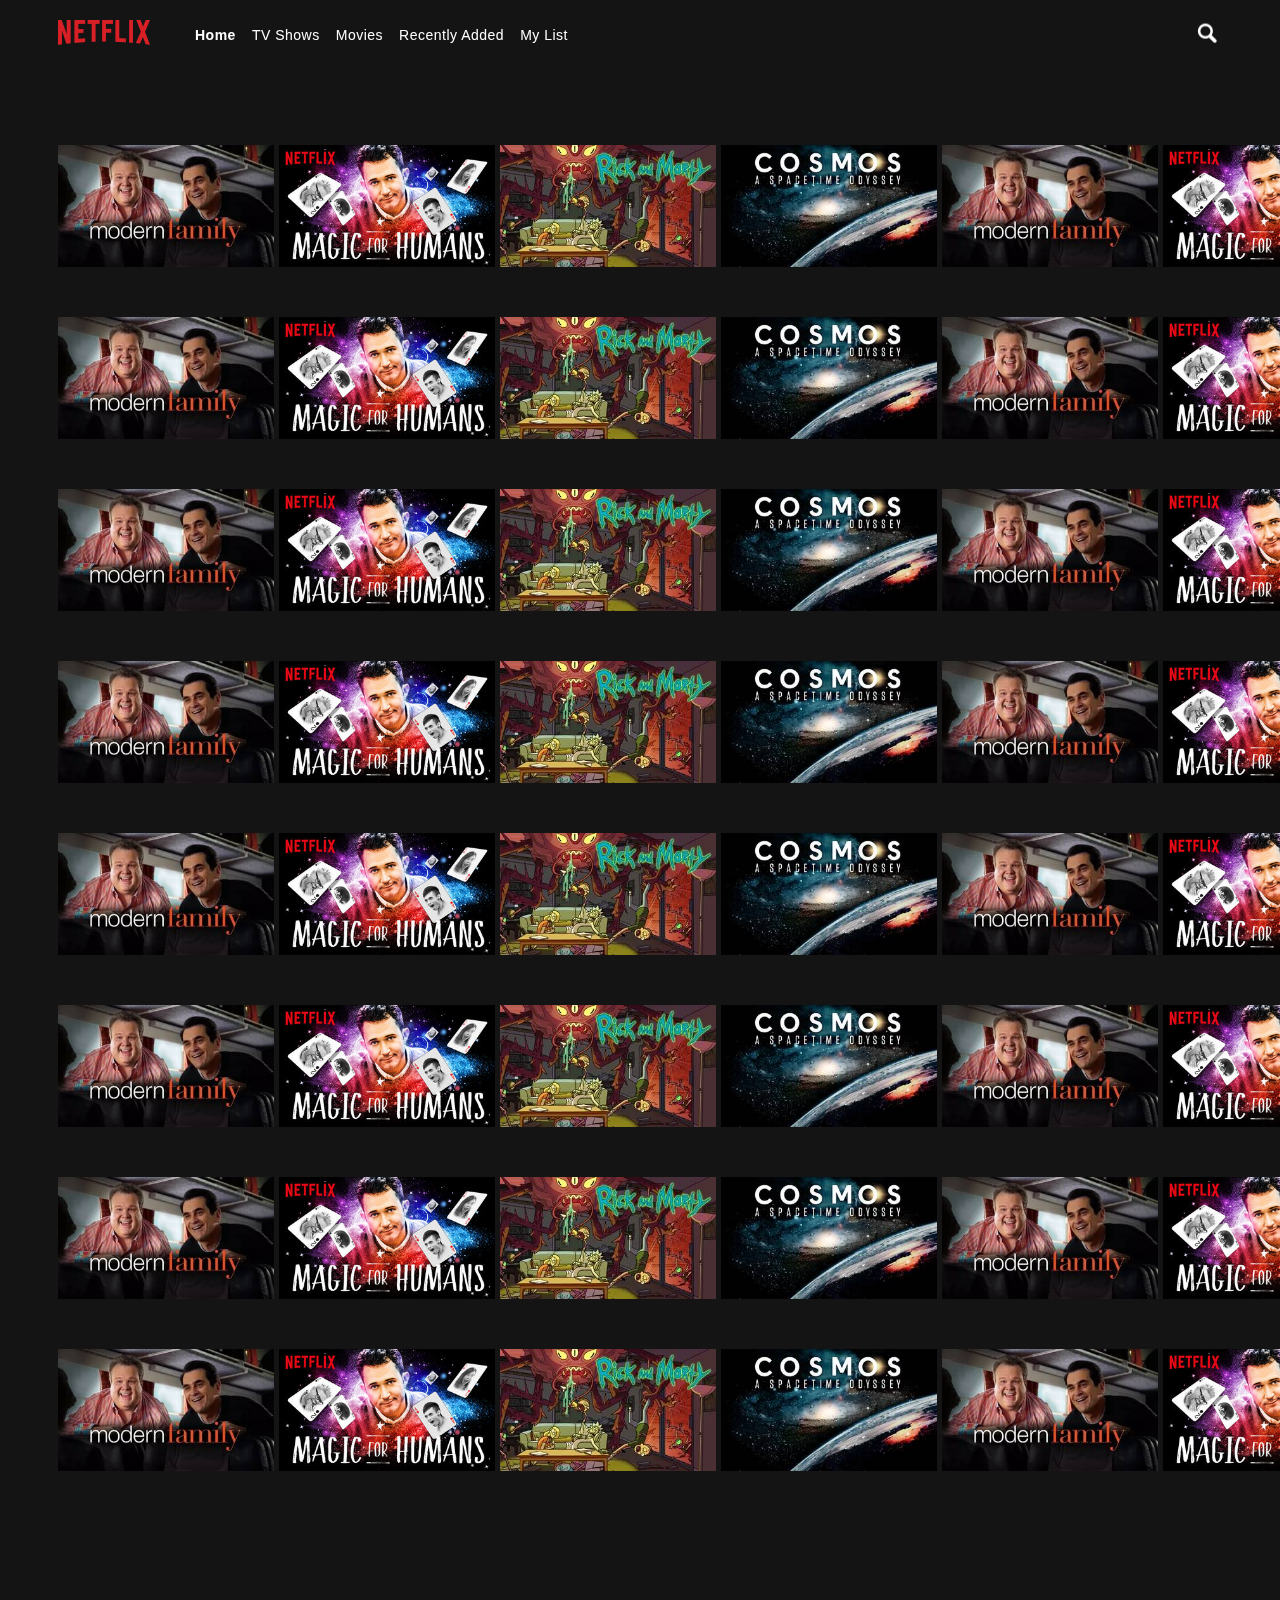
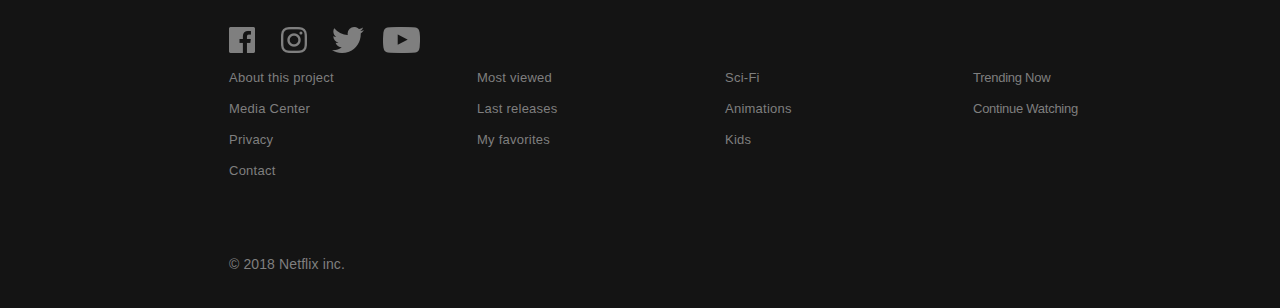
<file: public/search.html>
<!DOCTYPE html>
<html lang="en">

<head>
    <meta charset="UTF-8">
    <meta name="viewport" content="width=device-width, initial-scale=1.0">
    <meta http-equiv="X-UA-Compatible" content="ie=edge, chrome=1">
    <meta property="og:type" content="website" />
    <meta property="og:title" content="Netflix - Search" />
    <meta property="og:description" content="Search all the Netflix content by title, people or genres " />
    <meta property="og:image" content="assets/logo/logo-netflix.png" />
    <link rel="stylesheet" href="css/normalize.css">
    <link href="https://fonts.googleapis.com/css?family=Montserrat" rel="stylesheet">
    <link rel="stylesheet" href="css/home.css">
    <title>Netflix - Search</title>
</head>

<body>
    <nav class="Netflix__Navbar search-page">
        <div class="Netflix__Menu--right">
            <a href="index.html">
                <img class="Netflix__Brand" src="assets/logo/logo-netflix.png" alt="netflix_logo" />
            </a> <ul>
                <li><a class="active" href="/">Home</a></li>
                <li><a href="/tv-shows">TV Shows</a></li>
                <li><a href="movies">Movies</a></li>
                <li><a href="recently-added">Recently Added</a></li>
                <li><a href="my-list">My List</a></li>
            </ul>
        </div>
        <div class="Netflix__Search">
            <img contenteditable="true" src="assets/icons//lupa.png" alt="lupa">
            <!--<i class="fas fa-search"></i> -->
            <form class="Netflix__Search--form">
                <input type="search" placeholder="Titles, people, genres...">
            </form>
        </div>
    </nav>

    <div class="Netflix__Thumbnails">
        <div class="Netflix__Thumbnail__Movies">

            <div class="Netflix__Thumbnails__Movie Modern-Family">
                <div class="Netflix__Thumbnail--information">
                    <div class="Netflix__Thumbnail__Header">
                        <img src="assets/icons//btn-play.png" alt="btn-play">
                        <p>Insatiable</p>
                    </div>
                    <div class="Netflix__Thumbnail__Match">
                        <span class="Match">98% Match</span>
                        <span class="Rate">
                            <span>
                                13+
                            </span>
                        </span>
                        <span class="Duration">1h 55m</span>
                    </div>
                    <div class="Netflix__Thumbnail__Description">
                        <p>He's a broken man of science. And he's desperate.His last hope for a fix involves metaphysics
                            and magic. Life is strange </p>
                    </div>
                </div>
                <div class="Netflix__Thumbnail--information">
                    <div class="Netflix__Thumbnail__Header">
                        <img src="assets/icons//btn-play.png" alt="btn-play">
                        <p>Insatiable</p>
                    </div>
                    <div class="Netflix__Thumbnail__Match">
                        <span class="Match">98% Match</span>
                        <span class="Rate">
                            <span>
                                13+
                            </span>
                        </span>
                        <span class="Duration">1h 55m</span>
                    </div>
                    <div class="Netflix__Thumbnail__Description">
                        <p>He's a broken man of science. And he's desperate.His last hope for a fix involves metaphysics
                            and magic. Life is strange </p>
                    </div>
                </div>
                <div class="Netflix__Thumbnail__Movie--progress no-progress no-progress">
                    <progress max="100" value="15"></progress>
                </div>
                <div class="Poster__Overlay"></div>
            </div>

            <div class="Netflix__Thumbnails__Movie Magic">
                <div class="Netflix__Thumbnail--information">
                    <div class="Netflix__Thumbnail__Header">
                        <img src="assets/icons//btn-play.png" alt="btn-play">
                        <p>Insatiable</p>
                    </div>
                    <div class="Netflix__Thumbnail__Match">
                        <span class="Match">98% Match</span>
                        <span class="Rate">
                            <span>
                                13+
                            </span>
                        </span>
                        <span class="Duration">1h 55m</span>
                    </div>
                    <div class="Netflix__Thumbnail__Description">
                        <p>He's a broken man of science. And he's desperate.His last hope for a fix involves metaphysics
                            and magic. Life is strange </p>
                    </div>
                </div>
                <div class="Netflix__Thumbnail__Movie--progress no-progress">
                    <progress max="100" value="80"></progress>
                </div>
                <div class="Poster__Overlay"></div>
            </div>

            <div class="Netflix__Thumbnails__Movie Rick-Morty">
                <div class="Netflix__Thumbnail--information">
                    <div class="Netflix__Thumbnail__Header">
                        <img src="assets/icons//btn-play.png" alt="btn-play">
                        <p>Insatiable</p>
                    </div>
                    <div class="Netflix__Thumbnail__Match">
                        <span class="Match">98% Match</span>
                        <span class="Rate">
                            <span>
                                13+
                            </span>
                        </span>
                        <span class="Duration">1h 55m</span>
                    </div>
                    <div class="Netflix__Thumbnail__Description">
                        <p>He's a broken man of science. And he's desperate.His last hope for a fix involves metaphysics
                            and magic. Life is strange </p>
                    </div>
                </div>
                <div class="Netflix__Thumbnail__Movie--progress no-progress">
                    <progress max="100" value="40"></progress>
                </div>
                <div class="Poster__Overlay"></div>
            </div>

            <div class="Netflix__Thumbnails__Movie Cosmos">
                <div class="Netflix__Thumbnail--information">
                    <div class="Netflix__Thumbnail__Header">
                        <img src="assets/icons//btn-play.png" alt="btn-play">
                        <p>Insatiable</p>
                    </div>
                    <div class="Netflix__Thumbnail__Match">
                        <span class="Match">98% Match</span>
                        <span class="Rate">
                            <span>
                                13+
                            </span>
                        </span>
                        <span class="Duration">1h 55m</span>
                    </div>
                    <div class="Netflix__Thumbnail__Description">
                        <p>He's a broken man of science. And he's desperate.His last hope for a fix involves metaphysics
                            and magic. Life is strange </p>
                    </div>
                </div>
                <div class="Netflix__Thumbnail__Movie--progress no-progress">
                    <progress max="100" value="0"></progress>
                </div>
                <div class="Poster__Overlay"></div>
            </div>

            <div class="Netflix__Thumbnails__Movie Modern-Family">
                <div class="Netflix__Thumbnail--information">
                    <div class="Netflix__Thumbnail__Header">
                        <img src="assets/icons//btn-play.png" alt="btn-play">
                        <p>Insatiable</p>
                    </div>
                    <div class="Netflix__Thumbnail__Match">
                        <span class="Match">98% Match</span>
                        <span class="Rate">
                            <span>
                                13+
                            </span>
                        </span>
                        <span class="Duration">1h 55m</span>
                    </div>
                    <div class="Netflix__Thumbnail__Description">
                        <p>He's a broken man of science. And he's desperate.His last hope for a fix involves metaphysics
                            and magic. Life is strange </p>
                    </div>
                </div>
                <div class="Netflix__Thumbnail__Movie--progress no-progress">
                    <progress max="100" value="15"></progress>
                </div>
                <div class="Poster__Overlay"></div>
            </div>

            <div class="Netflix__Thumbnails__Movie Magic">
                <div class="Netflix__Thumbnail--information">
                    <div class="Netflix__Thumbnail__Header">
                        <img src="assets/icons//btn-play.png" alt="btn-play">
                        <p>Insatiable</p>
                    </div>
                    <div class="Netflix__Thumbnail__Match">
                        <span class="Match">98% Match</span>
                        <span class="Rate">
                            <span>
                                13+
                            </span>
                        </span>
                        <span class="Duration">1h 55m</span>
                    </div>
                    <div class="Netflix__Thumbnail__Description">
                        <p>He's a broken man of science. And he's desperate.His last hope for a fix involves metaphysics
                            and magic. Life is strange </p>
                    </div>
                </div>
                <div class="Netflix__Thumbnail__Movie--progress no-progress">
                    <progress max="100" value="80"></progress>
                </div>
                <div class="Poster__Overlay"></div>
            </div>

            <div class="Netflix__Thumbnails__Movie Rick-Morty">
                <div class="Netflix__Thumbnail--information">
                    <div class="Netflix__Thumbnail__Header">
                        <img src="assets/icons//btn-play.png" alt="btn-play">
                        <p>Insatiable</p>
                    </div>
                    <div class="Netflix__Thumbnail__Match">
                        <span class="Match">98% Match</span>
                        <span class="Rate">
                            <span>
                                13+
                            </span>
                        </span>
                        <span class="Duration">1h 55m</span>
                    </div>
                    <div class="Netflix__Thumbnail__Description">
                        <p>He's a broken man of science. And he's desperate.His last hope for a fix involves metaphysics
                            and magic. Life is strange </p>
                    </div>
                </div>
                <div class="Netflix__Thumbnail__Movie--progress no-progress">
                    <progress max="100" value="40"></progress>
                </div>
                <div class="Poster__Overlay"></div>
            </div>

            <div class="Netflix__Thumbnails__Movie Cosmos">
                <div class="Netflix__Thumbnail--information">
                    <div class="Netflix__Thumbnail__Header">
                        <img src="assets/icons//btn-play.png" alt="btn-play">
                        <p>Insatiable</p>
                    </div>
                    <div class="Netflix__Thumbnail__Match">
                        <span class="Match">98% Match</span>
                        <span class="Rate">
                            <span>
                                13+
                            </span>
                        </span>
                        <span class="Duration">1h 55m</span>
                    </div>
                    <div class="Netflix__Thumbnail__Description">
                        <p>He's a broken man of science. And he's desperate.His last hope for a fix involves metaphysics
                            and magic. Life is strange </p>
                    </div>
                </div>
                <div class="Netflix__Thumbnail__Movie--progress no-progress">
                    <progress max="100" value="0"></progress>
                </div>
                <div class="Poster__Overlay"></div>
            </div>

            <div class="Netflix__Thumbnails__Movie Modern-Family">
                <div class="Netflix__Thumbnail--information">
                    <div class="Netflix__Thumbnail__Header">
                        <img src="assets/icons//btn-play.png" alt="btn-play">
                        <p>Insatiable</p>
                    </div>
                    <div class="Netflix__Thumbnail__Match">
                        <span class="Match">98% Match</span>
                        <span class="Rate">
                            <span>
                                13+
                            </span>
                        </span>
                        <span class="Duration">1h 55m</span>
                    </div>
                    <div class="Netflix__Thumbnail__Description">
                        <p>He's a broken man of science. And he's desperate.His last hope for a fix involves metaphysics
                            and magic. Life is strange </p>
                    </div>
                </div>
                <div class="Netflix__Thumbnail__Movie--progress no-progress">
                    <progress max="100" value="15"></progress>
                </div>
                <div class="Poster__Overlay"></div>
            </div>

            <div class="Netflix__Thumbnails__Movie Magic">
                <div class="Netflix__Thumbnail--information">
                    <div class="Netflix__Thumbnail__Header">
                        <img src="assets/icons//btn-play.png" alt="btn-play">
                        <p>Insatiable</p>
                    </div>
                    <div class="Netflix__Thumbnail__Match">
                        <span class="Match">98% Match</span>
                        <span class="Rate">
                            <span>
                                13+
                            </span>
                        </span>
                        <span class="Duration">1h 55m</span>
                    </div>
                    <div class="Netflix__Thumbnail__Description">
                        <p>He's a broken man of science. And he's desperate.His last hope for a fix involves metaphysics
                            and magic. Life is strange </p>
                    </div>
                </div>
                <div class="Netflix__Thumbnail__Movie--progress no-progress">
                    <progress max="100" value="80"></progress>
                </div>
                <div class="Poster__Overlay"></div>
            </div>

            <div class="Netflix__Thumbnails__Movie Rick-Morty">
                <div class="Netflix__Thumbnail--information">
                    <div class="Netflix__Thumbnail__Header">
                        <img src="assets/icons//btn-play.png" alt="btn-play">
                        <p>Insatiable</p>
                    </div>
                    <div class="Netflix__Thumbnail__Match">
                        <span class="Match">98% Match</span>
                        <span class="Rate">
                            <span>
                                13+
                            </span>
                        </span>
                        <span class="Duration">1h 55m</span>
                    </div>
                    <div class="Netflix__Thumbnail__Description">
                        <p>He's a broken man of science. And he's desperate.His last hope for a fix involves metaphysics
                            and magic. Life is strange </p>
                    </div>
                </div>
                <div class="Netflix__Thumbnail__Movie--progress no-progress">
                    <progress max="100" value="40"></progress>
                </div>
                <div class="Poster__Overlay"></div>
            </div>

            <div class="Netflix__Thumbnails__Movie Cosmos">
                <div class="Netflix__Thumbnail--information">
                    <div class="Netflix__Thumbnail__Header">
                        <img src="assets/icons//btn-play.png" alt="btn-play">
                        <p>Insatiable</p>
                    </div>
                    <div class="Netflix__Thumbnail__Match">
                        <span class="Match">98% Match</span>
                        <span class="Rate">
                            <span>
                                13+
                            </span>
                        </span>
                        <span class="Duration">1h 55m</span>
                    </div>
                    <div class="Netflix__Thumbnail__Description">
                        <p>He's a broken man of science. And he's desperate.His last hope for a fix involves metaphysics
                            and magic. Life is strange </p>
                    </div>
                </div>
                <div class="Netflix__Thumbnail__Movie--progress no-progress">
                    <progress max="100" value="0"></progress>
                </div>
                <div class="Poster__Overlay"></div>
            </div>

            <div class="Netflix__Thumbnails__Movie Modern-Family">
                <div class="Netflix__Thumbnail--information">
                    <div class="Netflix__Thumbnail__Header">
                        <img src="assets/icons//btn-play.png" alt="btn-play">
                        <p>Insatiable</p>
                    </div>
                    <div class="Netflix__Thumbnail__Match">
                        <span class="Match">98% Match</span>
                        <span class="Rate">
                            <span>
                                13+
                            </span>
                        </span>
                        <span class="Duration">1h 55m</span>
                    </div>
                    <div class="Netflix__Thumbnail__Description">
                        <p>He's a broken man of science. And he's desperate.His last hope for a fix involves metaphysics
                            and magic. Life is strange </p>
                    </div>
                </div>
                <div class="Netflix__Thumbnail__Movie--progress no-progress">
                    <progress max="100" value="15"></progress>
                </div>
                <div class="Poster__Overlay"></div>
            </div>

            <div class="Netflix__Thumbnails__Movie Magic">
                <div class="Netflix__Thumbnail--information">
                    <div class="Netflix__Thumbnail__Header">
                        <img src="assets/icons//btn-play.png" alt="btn-play">
                        <p>Insatiable</p>
                    </div>
                    <div class="Netflix__Thumbnail__Match">
                        <span class="Match">98% Match</span>
                        <span class="Rate">
                            <span>
                                13+
                            </span>
                        </span>
                        <span class="Duration">1h 55m</span>
                    </div>
                    <div class="Netflix__Thumbnail__Description">
                        <p>He's a broken man of science. And he's desperate.His last hope for a fix involves metaphysics
                            and magic. Life is strange </p>
                    </div>
                </div>
                <div class="Netflix__Thumbnail__Movie--progress no-progress">
                    <progress max="100" value="80"></progress>
                </div>
                <div class="Poster__Overlay"></div>
            </div>

            <div class="Netflix__Thumbnails__Movie Rick-Morty">
                <div class="Netflix__Thumbnail--information">
                    <div class="Netflix__Thumbnail__Header">
                        <img src="assets/icons//btn-play.png" alt="btn-play">
                        <p>Insatiable</p>
                    </div>
                    <div class="Netflix__Thumbnail__Match">
                        <span class="Match">98% Match</span>
                        <span class="Rate">
                            <span>
                                13+
                            </span>
                        </span>
                        <span class="Duration">1h 55m</span>
                    </div>
                    <div class="Netflix__Thumbnail__Description">
                        <p>He's a broken man of science. And he's desperate.His last hope for a fix involves metaphysics
                            and magic. Life is strange </p>
                    </div>
                </div>
                <div class="Netflix__Thumbnail__Movie--progress no-progress">
                    <progress max="100" value="40"></progress>
                </div>
                <div class="Poster__Overlay"></div>
            </div>

            <div class="Netflix__Thumbnails__Movie Cosmos">
                <div class="Netflix__Thumbnail--information">
                    <div class="Netflix__Thumbnail__Header">
                        <img src="assets/icons//btn-play.png" alt="btn-play">
                        <p>Insatiable</p>
                    </div>
                    <div class="Netflix__Thumbnail__Match">
                        <span class="Match">98% Match</span>
                        <span class="Rate">
                            <span>
                                13+
                            </span>
                        </span>
                        <span class="Duration">1h 55m</span>
                    </div>
                    <div class="Netflix__Thumbnail__Description">
                        <p>He's a broken man of science. And he's desperate.His last hope for a fix involves metaphysics
                            and magic. Life is strange </p>
                    </div>
                </div>
                <div class="Netflix__Thumbnail__Movie--progress no-progress">
                    <progress max="100" value="0"></progress>
                </div>
                <div class="Poster__Overlay"></div>
            </div>

        </div>
    </div>

    <div class="Netflix__Thumbnails">
        <div class="Netflix__Thumbnail__Movies">

            <div class="Netflix__Thumbnails__Movie Modern-Family">
                <div class="Netflix__Thumbnail--information">
                    <div class="Netflix__Thumbnail__Header">
                        <img src="assets/icons//btn-play.png" alt="btn-play">
                        <p>Insatiable</p>
                    </div>
                    <div class="Netflix__Thumbnail__Match">
                        <span class="Match">98% Match</span>
                        <span class="Rate">
                            <span>
                                13+
                            </span>
                        </span>
                        <span class="Duration">1h 55m</span>
                    </div>
                    <div class="Netflix__Thumbnail__Description">
                        <p>He's a broken man of science. And he's desperate.His last hope for a fix involves metaphysics
                            and magic. Life is strange </p>
                    </div>
                </div>
                <div class="Netflix__Thumbnail--information">
                    <div class="Netflix__Thumbnail__Header">
                        <img src="assets/icons//btn-play.png" alt="btn-play">
                        <p>Insatiable</p>
                    </div>
                    <div class="Netflix__Thumbnail__Match">
                        <span class="Match">98% Match</span>
                        <span class="Rate">
                            <span>
                                13+
                            </span>
                        </span>
                        <span class="Duration">1h 55m</span>
                    </div>
                    <div class="Netflix__Thumbnail__Description">
                        <p>He's a broken man of science. And he's desperate.His last hope for a fix involves metaphysics
                            and magic. Life is strange </p>
                    </div>
                </div>
                <div class="Netflix__Thumbnail__Movie--progress no-progress no-progress">
                    <progress max="100" value="15"></progress>
                </div>
                <div class="Poster__Overlay"></div>
            </div>

            <div class="Netflix__Thumbnails__Movie Magic">
                <div class="Netflix__Thumbnail--information">
                    <div class="Netflix__Thumbnail__Header">
                        <img src="assets/icons//btn-play.png" alt="btn-play">
                        <p>Insatiable</p>
                    </div>
                    <div class="Netflix__Thumbnail__Match">
                        <span class="Match">98% Match</span>
                        <span class="Rate">
                            <span>
                                13+
                            </span>
                        </span>
                        <span class="Duration">1h 55m</span>
                    </div>
                    <div class="Netflix__Thumbnail__Description">
                        <p>He's a broken man of science. And he's desperate.His last hope for a fix involves metaphysics
                            and magic. Life is strange </p>
                    </div>
                </div>
                <div class="Netflix__Thumbnail__Movie--progress no-progress">
                    <progress max="100" value="80"></progress>
                </div>
                <div class="Poster__Overlay"></div>
            </div>

            <div class="Netflix__Thumbnails__Movie Rick-Morty">
                <div class="Netflix__Thumbnail--information">
                    <div class="Netflix__Thumbnail__Header">
                        <img src="assets/icons//btn-play.png" alt="btn-play">
                        <p>Insatiable</p>
                    </div>
                    <div class="Netflix__Thumbnail__Match">
                        <span class="Match">98% Match</span>
                        <span class="Rate">
                            <span>
                                13+
                            </span>
                        </span>
                        <span class="Duration">1h 55m</span>
                    </div>
                    <div class="Netflix__Thumbnail__Description">
                        <p>He's a broken man of science. And he's desperate.His last hope for a fix involves metaphysics
                            and magic. Life is strange </p>
                    </div>
                </div>
                <div class="Netflix__Thumbnail__Movie--progress no-progress">
                    <progress max="100" value="40"></progress>
                </div>
                <div class="Poster__Overlay"></div>
            </div>

            <div class="Netflix__Thumbnails__Movie Cosmos">
                <div class="Netflix__Thumbnail--information">
                    <div class="Netflix__Thumbnail__Header">
                        <img src="assets/icons//btn-play.png" alt="btn-play">
                        <p>Insatiable</p>
                    </div>
                    <div class="Netflix__Thumbnail__Match">
                        <span class="Match">98% Match</span>
                        <span class="Rate">
                            <span>
                                13+
                            </span>
                        </span>
                        <span class="Duration">1h 55m</span>
                    </div>
                    <div class="Netflix__Thumbnail__Description">
                        <p>He's a broken man of science. And he's desperate.His last hope for a fix involves metaphysics
                            and magic. Life is strange </p>
                    </div>
                </div>
                <div class="Netflix__Thumbnail__Movie--progress no-progress">
                    <progress max="100" value="0"></progress>
                </div>
                <div class="Poster__Overlay"></div>
            </div>

            <div class="Netflix__Thumbnails__Movie Modern-Family">
                <div class="Netflix__Thumbnail--information">
                    <div class="Netflix__Thumbnail__Header">
                        <img src="assets/icons//btn-play.png" alt="btn-play">
                        <p>Insatiable</p>
                    </div>
                    <div class="Netflix__Thumbnail__Match">
                        <span class="Match">98% Match</span>
                        <span class="Rate">
                            <span>
                                13+
                            </span>
                        </span>
                        <span class="Duration">1h 55m</span>
                    </div>
                    <div class="Netflix__Thumbnail__Description">
                        <p>He's a broken man of science. And he's desperate.His last hope for a fix involves metaphysics
                            and magic. Life is strange </p>
                    </div>
                </div>
                <div class="Netflix__Thumbnail__Movie--progress no-progress">
                    <progress max="100" value="15"></progress>
                </div>
                <div class="Poster__Overlay"></div>
            </div>

            <div class="Netflix__Thumbnails__Movie Magic">
                <div class="Netflix__Thumbnail--information">
                    <div class="Netflix__Thumbnail__Header">
                        <img src="assets/icons//btn-play.png" alt="btn-play">
                        <p>Insatiable</p>
                    </div>
                    <div class="Netflix__Thumbnail__Match">
                        <span class="Match">98% Match</span>
                        <span class="Rate">
                            <span>
                                13+
                            </span>
                        </span>
                        <span class="Duration">1h 55m</span>
                    </div>
                    <div class="Netflix__Thumbnail__Description">
                        <p>He's a broken man of science. And he's desperate.His last hope for a fix involves metaphysics
                            and magic. Life is strange </p>
                    </div>
                </div>
                <div class="Netflix__Thumbnail__Movie--progress no-progress">
                    <progress max="100" value="80"></progress>
                </div>
                <div class="Poster__Overlay"></div>
            </div>

            <div class="Netflix__Thumbnails__Movie Rick-Morty">
                <div class="Netflix__Thumbnail--information">
                    <div class="Netflix__Thumbnail__Header">
                        <img src="assets/icons//btn-play.png" alt="btn-play">
                        <p>Insatiable</p>
                    </div>
                    <div class="Netflix__Thumbnail__Match">
                        <span class="Match">98% Match</span>
                        <span class="Rate">
                            <span>
                                13+
                            </span>
                        </span>
                        <span class="Duration">1h 55m</span>
                    </div>
                    <div class="Netflix__Thumbnail__Description">
                        <p>He's a broken man of science. And he's desperate.His last hope for a fix involves metaphysics
                            and magic. Life is strange </p>
                    </div>
                </div>
                <div class="Netflix__Thumbnail__Movie--progress no-progress">
                    <progress max="100" value="40"></progress>
                </div>
                <div class="Poster__Overlay"></div>
            </div>

            <div class="Netflix__Thumbnails__Movie Cosmos">
                <div class="Netflix__Thumbnail--information">
                    <div class="Netflix__Thumbnail__Header">
                        <img src="assets/icons//btn-play.png" alt="btn-play">
                        <p>Insatiable</p>
                    </div>
                    <div class="Netflix__Thumbnail__Match">
                        <span class="Match">98% Match</span>
                        <span class="Rate">
                            <span>
                                13+
                            </span>
                        </span>
                        <span class="Duration">1h 55m</span>
                    </div>
                    <div class="Netflix__Thumbnail__Description">
                        <p>He's a broken man of science. And he's desperate.His last hope for a fix involves metaphysics
                            and magic. Life is strange </p>
                    </div>
                </div>
                <div class="Netflix__Thumbnail__Movie--progress no-progress">
                    <progress max="100" value="0"></progress>
                </div>
                <div class="Poster__Overlay"></div>
            </div>

            <div class="Netflix__Thumbnails__Movie Modern-Family">
                <div class="Netflix__Thumbnail--information">
                    <div class="Netflix__Thumbnail__Header">
                        <img src="assets/icons//btn-play.png" alt="btn-play">
                        <p>Insatiable</p>
                    </div>
                    <div class="Netflix__Thumbnail__Match">
                        <span class="Match">98% Match</span>
                        <span class="Rate">
                            <span>
                                13+
                            </span>
                        </span>
                        <span class="Duration">1h 55m</span>
                    </div>
                    <div class="Netflix__Thumbnail__Description">
                        <p>He's a broken man of science. And he's desperate.His last hope for a fix involves metaphysics
                            and magic. Life is strange </p>
                    </div>
                </div>
                <div class="Netflix__Thumbnail__Movie--progress no-progress">
                    <progress max="100" value="15"></progress>
                </div>
                <div class="Poster__Overlay"></div>
            </div>

            <div class="Netflix__Thumbnails__Movie Magic">
                <div class="Netflix__Thumbnail--information">
                    <div class="Netflix__Thumbnail__Header">
                        <img src="assets/icons//btn-play.png" alt="btn-play">
                        <p>Insatiable</p>
                    </div>
                    <div class="Netflix__Thumbnail__Match">
                        <span class="Match">98% Match</span>
                        <span class="Rate">
                            <span>
                                13+
                            </span>
                        </span>
                        <span class="Duration">1h 55m</span>
                    </div>
                    <div class="Netflix__Thumbnail__Description">
                        <p>He's a broken man of science. And he's desperate.His last hope for a fix involves metaphysics
                            and magic. Life is strange </p>
                    </div>
                </div>
                <div class="Netflix__Thumbnail__Movie--progress no-progress">
                    <progress max="100" value="80"></progress>
                </div>
                <div class="Poster__Overlay"></div>
            </div>

            <div class="Netflix__Thumbnails__Movie Rick-Morty">
                <div class="Netflix__Thumbnail--information">
                    <div class="Netflix__Thumbnail__Header">
                        <img src="assets/icons//btn-play.png" alt="btn-play">
                        <p>Insatiable</p>
                    </div>
                    <div class="Netflix__Thumbnail__Match">
                        <span class="Match">98% Match</span>
                        <span class="Rate">
                            <span>
                                13+
                            </span>
                        </span>
                        <span class="Duration">1h 55m</span>
                    </div>
                    <div class="Netflix__Thumbnail__Description">
                        <p>He's a broken man of science. And he's desperate.His last hope for a fix involves metaphysics
                            and magic. Life is strange </p>
                    </div>
                </div>
                <div class="Netflix__Thumbnail__Movie--progress no-progress">
                    <progress max="100" value="40"></progress>
                </div>
                <div class="Poster__Overlay"></div>
            </div>

            <div class="Netflix__Thumbnails__Movie Cosmos">
                <div class="Netflix__Thumbnail--information">
                    <div class="Netflix__Thumbnail__Header">
                        <img src="assets/icons//btn-play.png" alt="btn-play">
                        <p>Insatiable</p>
                    </div>
                    <div class="Netflix__Thumbnail__Match">
                        <span class="Match">98% Match</span>
                        <span class="Rate">
                            <span>
                                13+
                            </span>
                        </span>
                        <span class="Duration">1h 55m</span>
                    </div>
                    <div class="Netflix__Thumbnail__Description">
                        <p>He's a broken man of science. And he's desperate.His last hope for a fix involves metaphysics
                            and magic. Life is strange </p>
                    </div>
                </div>
                <div class="Netflix__Thumbnail__Movie--progress no-progress">
                    <progress max="100" value="0"></progress>
                </div>
                <div class="Poster__Overlay"></div>
            </div>

            <div class="Netflix__Thumbnails__Movie Modern-Family">
                <div class="Netflix__Thumbnail--information">
                    <div class="Netflix__Thumbnail__Header">
                        <img src="assets/icons//btn-play.png" alt="btn-play">
                        <p>Insatiable</p>
                    </div>
                    <div class="Netflix__Thumbnail__Match">
                        <span class="Match">98% Match</span>
                        <span class="Rate">
                            <span>
                                13+
                            </span>
                        </span>
                        <span class="Duration">1h 55m</span>
                    </div>
                    <div class="Netflix__Thumbnail__Description">
                        <p>He's a broken man of science. And he's desperate.His last hope for a fix involves metaphysics
                            and magic. Life is strange </p>
                    </div>
                </div>
                <div class="Netflix__Thumbnail__Movie--progress no-progress">
                    <progress max="100" value="15"></progress>
                </div>
                <div class="Poster__Overlay"></div>
            </div>

            <div class="Netflix__Thumbnails__Movie Magic">
                <div class="Netflix__Thumbnail--information">
                    <div class="Netflix__Thumbnail__Header">
                        <img src="assets/icons//btn-play.png" alt="btn-play">
                        <p>Insatiable</p>
                    </div>
                    <div class="Netflix__Thumbnail__Match">
                        <span class="Match">98% Match</span>
                        <span class="Rate">
                            <span>
                                13+
                            </span>
                        </span>
                        <span class="Duration">1h 55m</span>
                    </div>
                    <div class="Netflix__Thumbnail__Description">
                        <p>He's a broken man of science. And he's desperate.His last hope for a fix involves metaphysics
                            and magic. Life is strange </p>
                    </div>
                </div>
                <div class="Netflix__Thumbnail__Movie--progress no-progress">
                    <progress max="100" value="80"></progress>
                </div>
                <div class="Poster__Overlay"></div>
            </div>

            <div class="Netflix__Thumbnails__Movie Rick-Morty">
                <div class="Netflix__Thumbnail--information">
                    <div class="Netflix__Thumbnail__Header">
                        <img src="assets/icons//btn-play.png" alt="btn-play">
                        <p>Insatiable</p>
                    </div>
                    <div class="Netflix__Thumbnail__Match">
                        <span class="Match">98% Match</span>
                        <span class="Rate">
                            <span>
                                13+
                            </span>
                        </span>
                        <span class="Duration">1h 55m</span>
                    </div>
                    <div class="Netflix__Thumbnail__Description">
                        <p>He's a broken man of science. And he's desperate.His last hope for a fix involves metaphysics
                            and magic. Life is strange </p>
                    </div>
                </div>
                <div class="Netflix__Thumbnail__Movie--progress no-progress">
                    <progress max="100" value="40"></progress>
                </div>
                <div class="Poster__Overlay"></div>
            </div>

            <div class="Netflix__Thumbnails__Movie Cosmos">
                <div class="Netflix__Thumbnail--information">
                    <div class="Netflix__Thumbnail__Header">
                        <img src="assets/icons//btn-play.png" alt="btn-play">
                        <p>Insatiable</p>
                    </div>
                    <div class="Netflix__Thumbnail__Match">
                        <span class="Match">98% Match</span>
                        <span class="Rate">
                            <span>
                                13+
                            </span>
                        </span>
                        <span class="Duration">1h 55m</span>
                    </div>
                    <div class="Netflix__Thumbnail__Description">
                        <p>He's a broken man of science. And he's desperate.His last hope for a fix involves metaphysics
                            and magic. Life is strange </p>
                    </div>
                </div>
                <div class="Netflix__Thumbnail__Movie--progress no-progress">
                    <progress max="100" value="0"></progress>
                </div>
                <div class="Poster__Overlay"></div>
            </div>

        </div>
    </div>

    <div class="Netflix__Thumbnails">
        <div class="Netflix__Thumbnail__Movies">

            <div class="Netflix__Thumbnails__Movie Modern-Family">
                <div class="Netflix__Thumbnail--information">
                    <div class="Netflix__Thumbnail__Header">
                        <img src="assets/icons//btn-play.png" alt="btn-play">
                        <p>Insatiable</p>
                    </div>
                    <div class="Netflix__Thumbnail__Match">
                        <span class="Match">98% Match</span>
                        <span class="Rate">
                            <span>
                                13+
                            </span>
                        </span>
                        <span class="Duration">1h 55m</span>
                    </div>
                    <div class="Netflix__Thumbnail__Description">
                        <p>He's a broken man of science. And he's desperate.His last hope for a fix involves metaphysics
                            and magic. Life is strange </p>
                    </div>
                </div>
                <div class="Netflix__Thumbnail--information">
                    <div class="Netflix__Thumbnail__Header">
                        <img src="assets/icons//btn-play.png" alt="btn-play">
                        <p>Insatiable</p>
                    </div>
                    <div class="Netflix__Thumbnail__Match">
                        <span class="Match">98% Match</span>
                        <span class="Rate">
                            <span>
                                13+
                            </span>
                        </span>
                        <span class="Duration">1h 55m</span>
                    </div>
                    <div class="Netflix__Thumbnail__Description">
                        <p>He's a broken man of science. And he's desperate.His last hope for a fix involves metaphysics
                            and magic. Life is strange </p>
                    </div>
                </div>
                <div class="Netflix__Thumbnail__Movie--progress no-progress no-progress">
                    <progress max="100" value="15"></progress>
                </div>
                <div class="Poster__Overlay"></div>
            </div>

            <div class="Netflix__Thumbnails__Movie Magic">
                <div class="Netflix__Thumbnail--information">
                    <div class="Netflix__Thumbnail__Header">
                        <img src="assets/icons//btn-play.png" alt="btn-play">
                        <p>Insatiable</p>
                    </div>
                    <div class="Netflix__Thumbnail__Match">
                        <span class="Match">98% Match</span>
                        <span class="Rate">
                            <span>
                                13+
                            </span>
                        </span>
                        <span class="Duration">1h 55m</span>
                    </div>
                    <div class="Netflix__Thumbnail__Description">
                        <p>He's a broken man of science. And he's desperate.His last hope for a fix involves metaphysics
                            and magic. Life is strange </p>
                    </div>
                </div>
                <div class="Netflix__Thumbnail__Movie--progress no-progress">
                    <progress max="100" value="80"></progress>
                </div>
                <div class="Poster__Overlay"></div>
            </div>

            <div class="Netflix__Thumbnails__Movie Rick-Morty">
                <div class="Netflix__Thumbnail--information">
                    <div class="Netflix__Thumbnail__Header">
                        <img src="assets/icons//btn-play.png" alt="btn-play">
                        <p>Insatiable</p>
                    </div>
                    <div class="Netflix__Thumbnail__Match">
                        <span class="Match">98% Match</span>
                        <span class="Rate">
                            <span>
                                13+
                            </span>
                        </span>
                        <span class="Duration">1h 55m</span>
                    </div>
                    <div class="Netflix__Thumbnail__Description">
                        <p>He's a broken man of science. And he's desperate.His last hope for a fix involves metaphysics
                            and magic. Life is strange </p>
                    </div>
                </div>
                <div class="Netflix__Thumbnail__Movie--progress no-progress">
                    <progress max="100" value="40"></progress>
                </div>
                <div class="Poster__Overlay"></div>
            </div>

            <div class="Netflix__Thumbnails__Movie Cosmos">
                <div class="Netflix__Thumbnail--information">
                    <div class="Netflix__Thumbnail__Header">
                        <img src="assets/icons//btn-play.png" alt="btn-play">
                        <p>Insatiable</p>
                    </div>
                    <div class="Netflix__Thumbnail__Match">
                        <span class="Match">98% Match</span>
                        <span class="Rate">
                            <span>
                                13+
                            </span>
                        </span>
                        <span class="Duration">1h 55m</span>
                    </div>
                    <div class="Netflix__Thumbnail__Description">
                        <p>He's a broken man of science. And he's desperate.His last hope for a fix involves metaphysics
                            and magic. Life is strange </p>
                    </div>
                </div>
                <div class="Netflix__Thumbnail__Movie--progress no-progress">
                    <progress max="100" value="0"></progress>
                </div>
                <div class="Poster__Overlay"></div>
            </div>

            <div class="Netflix__Thumbnails__Movie Modern-Family">
                <div class="Netflix__Thumbnail--information">
                    <div class="Netflix__Thumbnail__Header">
                        <img src="assets/icons//btn-play.png" alt="btn-play">
                        <p>Insatiable</p>
                    </div>
                    <div class="Netflix__Thumbnail__Match">
                        <span class="Match">98% Match</span>
                        <span class="Rate">
                            <span>
                                13+
                            </span>
                        </span>
                        <span class="Duration">1h 55m</span>
                    </div>
                    <div class="Netflix__Thumbnail__Description">
                        <p>He's a broken man of science. And he's desperate.His last hope for a fix involves metaphysics
                            and magic. Life is strange </p>
                    </div>
                </div>
                <div class="Netflix__Thumbnail__Movie--progress no-progress">
                    <progress max="100" value="15"></progress>
                </div>
                <div class="Poster__Overlay"></div>
            </div>

            <div class="Netflix__Thumbnails__Movie Magic">
                <div class="Netflix__Thumbnail--information">
                    <div class="Netflix__Thumbnail__Header">
                        <img src="assets/icons//btn-play.png" alt="btn-play">
                        <p>Insatiable</p>
                    </div>
                    <div class="Netflix__Thumbnail__Match">
                        <span class="Match">98% Match</span>
                        <span class="Rate">
                            <span>
                                13+
                            </span>
                        </span>
                        <span class="Duration">1h 55m</span>
                    </div>
                    <div class="Netflix__Thumbnail__Description">
                        <p>He's a broken man of science. And he's desperate.His last hope for a fix involves metaphysics
                            and magic. Life is strange </p>
                    </div>
                </div>
                <div class="Netflix__Thumbnail__Movie--progress no-progress">
                    <progress max="100" value="80"></progress>
                </div>
                <div class="Poster__Overlay"></div>
            </div>

            <div class="Netflix__Thumbnails__Movie Rick-Morty">
                <div class="Netflix__Thumbnail--information">
                    <div class="Netflix__Thumbnail__Header">
                        <img src="assets/icons//btn-play.png" alt="btn-play">
                        <p>Insatiable</p>
                    </div>
                    <div class="Netflix__Thumbnail__Match">
                        <span class="Match">98% Match</span>
                        <span class="Rate">
                            <span>
                                13+
                            </span>
                        </span>
                        <span class="Duration">1h 55m</span>
                    </div>
                    <div class="Netflix__Thumbnail__Description">
                        <p>He's a broken man of science. And he's desperate.His last hope for a fix involves metaphysics
                            and magic. Life is strange </p>
                    </div>
                </div>
                <div class="Netflix__Thumbnail__Movie--progress no-progress">
                    <progress max="100" value="40"></progress>
                </div>
                <div class="Poster__Overlay"></div>
            </div>

            <div class="Netflix__Thumbnails__Movie Cosmos">
                <div class="Netflix__Thumbnail--information">
                    <div class="Netflix__Thumbnail__Header">
                        <img src="assets/icons//btn-play.png" alt="btn-play">
                        <p>Insatiable</p>
                    </div>
                    <div class="Netflix__Thumbnail__Match">
                        <span class="Match">98% Match</span>
                        <span class="Rate">
                            <span>
                                13+
                            </span>
                        </span>
                        <span class="Duration">1h 55m</span>
                    </div>
                    <div class="Netflix__Thumbnail__Description">
                        <p>He's a broken man of science. And he's desperate.His last hope for a fix involves metaphysics
                            and magic. Life is strange </p>
                    </div>
                </div>
                <div class="Netflix__Thumbnail__Movie--progress no-progress">
                    <progress max="100" value="0"></progress>
                </div>
                <div class="Poster__Overlay"></div>
            </div>

            <div class="Netflix__Thumbnails__Movie Modern-Family">
                <div class="Netflix__Thumbnail--information">
                    <div class="Netflix__Thumbnail__Header">
                        <img src="assets/icons//btn-play.png" alt="btn-play">
                        <p>Insatiable</p>
                    </div>
                    <div class="Netflix__Thumbnail__Match">
                        <span class="Match">98% Match</span>
                        <span class="Rate">
                            <span>
                                13+
                            </span>
                        </span>
                        <span class="Duration">1h 55m</span>
                    </div>
                    <div class="Netflix__Thumbnail__Description">
                        <p>He's a broken man of science. And he's desperate.His last hope for a fix involves metaphysics
                            and magic. Life is strange </p>
                    </div>
                </div>
                <div class="Netflix__Thumbnail__Movie--progress no-progress">
                    <progress max="100" value="15"></progress>
                </div>
                <div class="Poster__Overlay"></div>
            </div>

            <div class="Netflix__Thumbnails__Movie Magic">
                <div class="Netflix__Thumbnail--information">
                    <div class="Netflix__Thumbnail__Header">
                        <img src="assets/icons//btn-play.png" alt="btn-play">
                        <p>Insatiable</p>
                    </div>
                    <div class="Netflix__Thumbnail__Match">
                        <span class="Match">98% Match</span>
                        <span class="Rate">
                            <span>
                                13+
                            </span>
                        </span>
                        <span class="Duration">1h 55m</span>
                    </div>
                    <div class="Netflix__Thumbnail__Description">
                        <p>He's a broken man of science. And he's desperate.His last hope for a fix involves metaphysics
                            and magic. Life is strange </p>
                    </div>
                </div>
                <div class="Netflix__Thumbnail__Movie--progress no-progress">
                    <progress max="100" value="80"></progress>
                </div>
                <div class="Poster__Overlay"></div>
            </div>

            <div class="Netflix__Thumbnails__Movie Rick-Morty">
                <div class="Netflix__Thumbnail--information">
                    <div class="Netflix__Thumbnail__Header">
                        <img src="assets/icons//btn-play.png" alt="btn-play">
                        <p>Insatiable</p>
                    </div>
                    <div class="Netflix__Thumbnail__Match">
                        <span class="Match">98% Match</span>
                        <span class="Rate">
                            <span>
                                13+
                            </span>
                        </span>
                        <span class="Duration">1h 55m</span>
                    </div>
                    <div class="Netflix__Thumbnail__Description">
                        <p>He's a broken man of science. And he's desperate.His last hope for a fix involves metaphysics
                            and magic. Life is strange </p>
                    </div>
                </div>
                <div class="Netflix__Thumbnail__Movie--progress no-progress">
                    <progress max="100" value="40"></progress>
                </div>
                <div class="Poster__Overlay"></div>
            </div>

            <div class="Netflix__Thumbnails__Movie Cosmos">
                <div class="Netflix__Thumbnail--information">
                    <div class="Netflix__Thumbnail__Header">
                        <img src="assets/icons//btn-play.png" alt="btn-play">
                        <p>Insatiable</p>
                    </div>
                    <div class="Netflix__Thumbnail__Match">
                        <span class="Match">98% Match</span>
                        <span class="Rate">
                            <span>
                                13+
                            </span>
                        </span>
                        <span class="Duration">1h 55m</span>
                    </div>
                    <div class="Netflix__Thumbnail__Description">
                        <p>He's a broken man of science. And he's desperate.His last hope for a fix involves metaphysics
                            and magic. Life is strange </p>
                    </div>
                </div>
                <div class="Netflix__Thumbnail__Movie--progress no-progress">
                    <progress max="100" value="0"></progress>
                </div>
                <div class="Poster__Overlay"></div>
            </div>

            <div class="Netflix__Thumbnails__Movie Modern-Family">
                <div class="Netflix__Thumbnail--information">
                    <div class="Netflix__Thumbnail__Header">
                        <img src="assets/icons//btn-play.png" alt="btn-play">
                        <p>Insatiable</p>
                    </div>
                    <div class="Netflix__Thumbnail__Match">
                        <span class="Match">98% Match</span>
                        <span class="Rate">
                            <span>
                                13+
                            </span>
                        </span>
                        <span class="Duration">1h 55m</span>
                    </div>
                    <div class="Netflix__Thumbnail__Description">
                        <p>He's a broken man of science. And he's desperate.His last hope for a fix involves metaphysics
                            and magic. Life is strange </p>
                    </div>
                </div>
                <div class="Netflix__Thumbnail__Movie--progress no-progress">
                    <progress max="100" value="15"></progress>
                </div>
                <div class="Poster__Overlay"></div>
            </div>

            <div class="Netflix__Thumbnails__Movie Magic">
                <div class="Netflix__Thumbnail--information">
                    <div class="Netflix__Thumbnail__Header">
                        <img src="assets/icons//btn-play.png" alt="btn-play">
                        <p>Insatiable</p>
                    </div>
                    <div class="Netflix__Thumbnail__Match">
                        <span class="Match">98% Match</span>
                        <span class="Rate">
                            <span>
                                13+
                            </span>
                        </span>
                        <span class="Duration">1h 55m</span>
                    </div>
                    <div class="Netflix__Thumbnail__Description">
                        <p>He's a broken man of science. And he's desperate.His last hope for a fix involves metaphysics
                            and magic. Life is strange </p>
                    </div>
                </div>
                <div class="Netflix__Thumbnail__Movie--progress no-progress">
                    <progress max="100" value="80"></progress>
                </div>
                <div class="Poster__Overlay"></div>
            </div>

            <div class="Netflix__Thumbnails__Movie Rick-Morty">
                <div class="Netflix__Thumbnail--information">
                    <div class="Netflix__Thumbnail__Header">
                        <img src="assets/icons//btn-play.png" alt="btn-play">
                        <p>Insatiable</p>
                    </div>
                    <div class="Netflix__Thumbnail__Match">
                        <span class="Match">98% Match</span>
                        <span class="Rate">
                            <span>
                                13+
                            </span>
                        </span>
                        <span class="Duration">1h 55m</span>
                    </div>
                    <div class="Netflix__Thumbnail__Description">
                        <p>He's a broken man of science. And he's desperate.His last hope for a fix involves metaphysics
                            and magic. Life is strange </p>
                    </div>
                </div>
                <div class="Netflix__Thumbnail__Movie--progress no-progress">
                    <progress max="100" value="40"></progress>
                </div>
                <div class="Poster__Overlay"></div>
            </div>

            <div class="Netflix__Thumbnails__Movie Cosmos">
                <div class="Netflix__Thumbnail--information">
                    <div class="Netflix__Thumbnail__Header">
                        <img src="assets/icons//btn-play.png" alt="btn-play">
                        <p>Insatiable</p>
                    </div>
                    <div class="Netflix__Thumbnail__Match">
                        <span class="Match">98% Match</span>
                        <span class="Rate">
                            <span>
                                13+
                            </span>
                        </span>
                        <span class="Duration">1h 55m</span>
                    </div>
                    <div class="Netflix__Thumbnail__Description">
                        <p>He's a broken man of science. And he's desperate.His last hope for a fix involves metaphysics
                            and magic. Life is strange </p>
                    </div>
                </div>
                <div class="Netflix__Thumbnail__Movie--progress no-progress">
                    <progress max="100" value="0"></progress>
                </div>
                <div class="Poster__Overlay"></div>
            </div>

        </div>
    </div>

    <div class="Netflix__Thumbnails">
        <div class="Netflix__Thumbnail__Movies">

            <div class="Netflix__Thumbnails__Movie Modern-Family">
                <div class="Netflix__Thumbnail--information">
                    <div class="Netflix__Thumbnail__Header">
                        <img src="assets/icons//btn-play.png" alt="btn-play">
                        <p>Insatiable</p>
                    </div>
                    <div class="Netflix__Thumbnail__Match">
                        <span class="Match">98% Match</span>
                        <span class="Rate">
                            <span>
                                13+
                            </span>
                        </span>
                        <span class="Duration">1h 55m</span>
                    </div>
                    <div class="Netflix__Thumbnail__Description">
                        <p>He's a broken man of science. And he's desperate.His last hope for a fix involves metaphysics
                            and magic. Life is strange </p>
                    </div>
                </div>
                <div class="Netflix__Thumbnail--information">
                    <div class="Netflix__Thumbnail__Header">
                        <img src="assets/icons//btn-play.png" alt="btn-play">
                        <p>Insatiable</p>
                    </div>
                    <div class="Netflix__Thumbnail__Match">
                        <span class="Match">98% Match</span>
                        <span class="Rate">
                            <span>
                                13+
                            </span>
                        </span>
                        <span class="Duration">1h 55m</span>
                    </div>
                    <div class="Netflix__Thumbnail__Description">
                        <p>He's a broken man of science. And he's desperate.His last hope for a fix involves metaphysics
                            and magic. Life is strange </p>
                    </div>
                </div>
                <div class="Netflix__Thumbnail__Movie--progress no-progress no-progress">
                    <progress max="100" value="15"></progress>
                </div>
                <div class="Poster__Overlay"></div>
            </div>

            <div class="Netflix__Thumbnails__Movie Magic">
                <div class="Netflix__Thumbnail--information">
                    <div class="Netflix__Thumbnail__Header">
                        <img src="assets/icons//btn-play.png" alt="btn-play">
                        <p>Insatiable</p>
                    </div>
                    <div class="Netflix__Thumbnail__Match">
                        <span class="Match">98% Match</span>
                        <span class="Rate">
                            <span>
                                13+
                            </span>
                        </span>
                        <span class="Duration">1h 55m</span>
                    </div>
                    <div class="Netflix__Thumbnail__Description">
                        <p>He's a broken man of science. And he's desperate.His last hope for a fix involves metaphysics
                            and magic. Life is strange </p>
                    </div>
                </div>
                <div class="Netflix__Thumbnail__Movie--progress no-progress">
                    <progress max="100" value="80"></progress>
                </div>
                <div class="Poster__Overlay"></div>
            </div>

            <div class="Netflix__Thumbnails__Movie Rick-Morty">
                <div class="Netflix__Thumbnail--information">
                    <div class="Netflix__Thumbnail__Header">
                        <img src="assets/icons//btn-play.png" alt="btn-play">
                        <p>Insatiable</p>
                    </div>
                    <div class="Netflix__Thumbnail__Match">
                        <span class="Match">98% Match</span>
                        <span class="Rate">
                            <span>
                                13+
                            </span>
                        </span>
                        <span class="Duration">1h 55m</span>
                    </div>
                    <div class="Netflix__Thumbnail__Description">
                        <p>He's a broken man of science. And he's desperate.His last hope for a fix involves metaphysics
                            and magic. Life is strange </p>
                    </div>
                </div>
                <div class="Netflix__Thumbnail__Movie--progress no-progress">
                    <progress max="100" value="40"></progress>
                </div>
                <div class="Poster__Overlay"></div>
            </div>

            <div class="Netflix__Thumbnails__Movie Cosmos">
                <div class="Netflix__Thumbnail--information">
                    <div class="Netflix__Thumbnail__Header">
                        <img src="assets/icons//btn-play.png" alt="btn-play">
                        <p>Insatiable</p>
                    </div>
                    <div class="Netflix__Thumbnail__Match">
                        <span class="Match">98% Match</span>
                        <span class="Rate">
                            <span>
                                13+
                            </span>
                        </span>
                        <span class="Duration">1h 55m</span>
                    </div>
                    <div class="Netflix__Thumbnail__Description">
                        <p>He's a broken man of science. And he's desperate.His last hope for a fix involves metaphysics
                            and magic. Life is strange </p>
                    </div>
                </div>
                <div class="Netflix__Thumbnail__Movie--progress no-progress">
                    <progress max="100" value="0"></progress>
                </div>
                <div class="Poster__Overlay"></div>
            </div>

            <div class="Netflix__Thumbnails__Movie Modern-Family">
                <div class="Netflix__Thumbnail--information">
                    <div class="Netflix__Thumbnail__Header">
                        <img src="assets/icons//btn-play.png" alt="btn-play">
                        <p>Insatiable</p>
                    </div>
                    <div class="Netflix__Thumbnail__Match">
                        <span class="Match">98% Match</span>
                        <span class="Rate">
                            <span>
                                13+
                            </span>
                        </span>
                        <span class="Duration">1h 55m</span>
                    </div>
                    <div class="Netflix__Thumbnail__Description">
                        <p>He's a broken man of science. And he's desperate.His last hope for a fix involves metaphysics
                            and magic. Life is strange </p>
                    </div>
                </div>
                <div class="Netflix__Thumbnail__Movie--progress no-progress">
                    <progress max="100" value="15"></progress>
                </div>
                <div class="Poster__Overlay"></div>
            </div>

            <div class="Netflix__Thumbnails__Movie Magic">
                <div class="Netflix__Thumbnail--information">
                    <div class="Netflix__Thumbnail__Header">
                        <img src="assets/icons//btn-play.png" alt="btn-play">
                        <p>Insatiable</p>
                    </div>
                    <div class="Netflix__Thumbnail__Match">
                        <span class="Match">98% Match</span>
                        <span class="Rate">
                            <span>
                                13+
                            </span>
                        </span>
                        <span class="Duration">1h 55m</span>
                    </div>
                    <div class="Netflix__Thumbnail__Description">
                        <p>He's a broken man of science. And he's desperate.His last hope for a fix involves metaphysics
                            and magic. Life is strange </p>
                    </div>
                </div>
                <div class="Netflix__Thumbnail__Movie--progress no-progress">
                    <progress max="100" value="80"></progress>
                </div>
                <div class="Poster__Overlay"></div>
            </div>

            <div class="Netflix__Thumbnails__Movie Rick-Morty">
                <div class="Netflix__Thumbnail--information">
                    <div class="Netflix__Thumbnail__Header">
                        <img src="assets/icons//btn-play.png" alt="btn-play">
                        <p>Insatiable</p>
                    </div>
                    <div class="Netflix__Thumbnail__Match">
                        <span class="Match">98% Match</span>
                        <span class="Rate">
                            <span>
                                13+
                            </span>
                        </span>
                        <span class="Duration">1h 55m</span>
                    </div>
                    <div class="Netflix__Thumbnail__Description">
                        <p>He's a broken man of science. And he's desperate.His last hope for a fix involves metaphysics
                            and magic. Life is strange </p>
                    </div>
                </div>
                <div class="Netflix__Thumbnail__Movie--progress no-progress">
                    <progress max="100" value="40"></progress>
                </div>
                <div class="Poster__Overlay"></div>
            </div>

            <div class="Netflix__Thumbnails__Movie Cosmos">
                <div class="Netflix__Thumbnail--information">
                    <div class="Netflix__Thumbnail__Header">
                        <img src="assets/icons//btn-play.png" alt="btn-play">
                        <p>Insatiable</p>
                    </div>
                    <div class="Netflix__Thumbnail__Match">
                        <span class="Match">98% Match</span>
                        <span class="Rate">
                            <span>
                                13+
                            </span>
                        </span>
                        <span class="Duration">1h 55m</span>
                    </div>
                    <div class="Netflix__Thumbnail__Description">
                        <p>He's a broken man of science. And he's desperate.His last hope for a fix involves metaphysics
                            and magic. Life is strange </p>
                    </div>
                </div>
                <div class="Netflix__Thumbnail__Movie--progress no-progress">
                    <progress max="100" value="0"></progress>
                </div>
                <div class="Poster__Overlay"></div>
            </div>

            <div class="Netflix__Thumbnails__Movie Modern-Family">
                <div class="Netflix__Thumbnail--information">
                    <div class="Netflix__Thumbnail__Header">
                        <img src="assets/icons//btn-play.png" alt="btn-play">
                        <p>Insatiable</p>
                    </div>
                    <div class="Netflix__Thumbnail__Match">
                        <span class="Match">98% Match</span>
                        <span class="Rate">
                            <span>
                                13+
                            </span>
                        </span>
                        <span class="Duration">1h 55m</span>
                    </div>
                    <div class="Netflix__Thumbnail__Description">
                        <p>He's a broken man of science. And he's desperate.His last hope for a fix involves metaphysics
                            and magic. Life is strange </p>
                    </div>
                </div>
                <div class="Netflix__Thumbnail__Movie--progress no-progress">
                    <progress max="100" value="15"></progress>
                </div>
                <div class="Poster__Overlay"></div>
            </div>

            <div class="Netflix__Thumbnails__Movie Magic">
                <div class="Netflix__Thumbnail--information">
                    <div class="Netflix__Thumbnail__Header">
                        <img src="assets/icons//btn-play.png" alt="btn-play">
                        <p>Insatiable</p>
                    </div>
                    <div class="Netflix__Thumbnail__Match">
                        <span class="Match">98% Match</span>
                        <span class="Rate">
                            <span>
                                13+
                            </span>
                        </span>
                        <span class="Duration">1h 55m</span>
                    </div>
                    <div class="Netflix__Thumbnail__Description">
                        <p>He's a broken man of science. And he's desperate.His last hope for a fix involves metaphysics
                            and magic. Life is strange </p>
                    </div>
                </div>
                <div class="Netflix__Thumbnail__Movie--progress no-progress">
                    <progress max="100" value="80"></progress>
                </div>
                <div class="Poster__Overlay"></div>
            </div>

            <div class="Netflix__Thumbnails__Movie Rick-Morty">
                <div class="Netflix__Thumbnail--information">
                    <div class="Netflix__Thumbnail__Header">
                        <img src="assets/icons//btn-play.png" alt="btn-play">
                        <p>Insatiable</p>
                    </div>
                    <div class="Netflix__Thumbnail__Match">
                        <span class="Match">98% Match</span>
                        <span class="Rate">
                            <span>
                                13+
                            </span>
                        </span>
                        <span class="Duration">1h 55m</span>
                    </div>
                    <div class="Netflix__Thumbnail__Description">
                        <p>He's a broken man of science. And he's desperate.His last hope for a fix involves metaphysics
                            and magic. Life is strange </p>
                    </div>
                </div>
                <div class="Netflix__Thumbnail__Movie--progress no-progress">
                    <progress max="100" value="40"></progress>
                </div>
                <div class="Poster__Overlay"></div>
            </div>

            <div class="Netflix__Thumbnails__Movie Cosmos">
                <div class="Netflix__Thumbnail--information">
                    <div class="Netflix__Thumbnail__Header">
                        <img src="assets/icons//btn-play.png" alt="btn-play">
                        <p>Insatiable</p>
                    </div>
                    <div class="Netflix__Thumbnail__Match">
                        <span class="Match">98% Match</span>
                        <span class="Rate">
                            <span>
                                13+
                            </span>
                        </span>
                        <span class="Duration">1h 55m</span>
                    </div>
                    <div class="Netflix__Thumbnail__Description">
                        <p>He's a broken man of science. And he's desperate.His last hope for a fix involves metaphysics
                            and magic. Life is strange </p>
                    </div>
                </div>
                <div class="Netflix__Thumbnail__Movie--progress no-progress">
                    <progress max="100" value="0"></progress>
                </div>
                <div class="Poster__Overlay"></div>
            </div>

            <div class="Netflix__Thumbnails__Movie Modern-Family">
                <div class="Netflix__Thumbnail--information">
                    <div class="Netflix__Thumbnail__Header">
                        <img src="assets/icons//btn-play.png" alt="btn-play">
                        <p>Insatiable</p>
                    </div>
                    <div class="Netflix__Thumbnail__Match">
                        <span class="Match">98% Match</span>
                        <span class="Rate">
                            <span>
                                13+
                            </span>
                        </span>
                        <span class="Duration">1h 55m</span>
                    </div>
                    <div class="Netflix__Thumbnail__Description">
                        <p>He's a broken man of science. And he's desperate.His last hope for a fix involves metaphysics
                            and magic. Life is strange </p>
                    </div>
                </div>
                <div class="Netflix__Thumbnail__Movie--progress no-progress">
                    <progress max="100" value="15"></progress>
                </div>
                <div class="Poster__Overlay"></div>
            </div>

            <div class="Netflix__Thumbnails__Movie Magic">
                <div class="Netflix__Thumbnail--information">
                    <div class="Netflix__Thumbnail__Header">
                        <img src="assets/icons//btn-play.png" alt="btn-play">
                        <p>Insatiable</p>
                    </div>
                    <div class="Netflix__Thumbnail__Match">
                        <span class="Match">98% Match</span>
                        <span class="Rate">
                            <span>
                                13+
                            </span>
                        </span>
                        <span class="Duration">1h 55m</span>
                    </div>
                    <div class="Netflix__Thumbnail__Description">
                        <p>He's a broken man of science. And he's desperate.His last hope for a fix involves metaphysics
                            and magic. Life is strange </p>
                    </div>
                </div>
                <div class="Netflix__Thumbnail__Movie--progress no-progress">
                    <progress max="100" value="80"></progress>
                </div>
                <div class="Poster__Overlay"></div>
            </div>

            <div class="Netflix__Thumbnails__Movie Rick-Morty">
                <div class="Netflix__Thumbnail--information">
                    <div class="Netflix__Thumbnail__Header">
                        <img src="assets/icons//btn-play.png" alt="btn-play">
                        <p>Insatiable</p>
                    </div>
                    <div class="Netflix__Thumbnail__Match">
                        <span class="Match">98% Match</span>
                        <span class="Rate">
                            <span>
                                13+
                            </span>
                        </span>
                        <span class="Duration">1h 55m</span>
                    </div>
                    <div class="Netflix__Thumbnail__Description">
                        <p>He's a broken man of science. And he's desperate.His last hope for a fix involves metaphysics
                            and magic. Life is strange </p>
                    </div>
                </div>
                <div class="Netflix__Thumbnail__Movie--progress no-progress">
                    <progress max="100" value="40"></progress>
                </div>
                <div class="Poster__Overlay"></div>
            </div>

            <div class="Netflix__Thumbnails__Movie Cosmos">
                <div class="Netflix__Thumbnail--information">
                    <div class="Netflix__Thumbnail__Header">
                        <img src="assets/icons//btn-play.png" alt="btn-play">
                        <p>Insatiable</p>
                    </div>
                    <div class="Netflix__Thumbnail__Match">
                        <span class="Match">98% Match</span>
                        <span class="Rate">
                            <span>
                                13+
                            </span>
                        </span>
                        <span class="Duration">1h 55m</span>
                    </div>
                    <div class="Netflix__Thumbnail__Description">
                        <p>He's a broken man of science. And he's desperate.His last hope for a fix involves metaphysics
                            and magic. Life is strange </p>
                    </div>
                </div>
                <div class="Netflix__Thumbnail__Movie--progress no-progress">
                    <progress max="100" value="0"></progress>
                </div>
                <div class="Poster__Overlay"></div>
            </div>

        </div>
    </div>

    <div class="Netflix__Thumbnails">
        <div class="Netflix__Thumbnail__Movies">

            <div class="Netflix__Thumbnails__Movie Modern-Family">
                <div class="Netflix__Thumbnail--information">
                    <div class="Netflix__Thumbnail__Header">
                        <img src="assets/icons//btn-play.png" alt="btn-play">
                        <p>Insatiable</p>
                    </div>
                    <div class="Netflix__Thumbnail__Match">
                        <span class="Match">98% Match</span>
                        <span class="Rate">
                            <span>
                                13+
                            </span>
                        </span>
                        <span class="Duration">1h 55m</span>
                    </div>
                    <div class="Netflix__Thumbnail__Description">
                        <p>He's a broken man of science. And he's desperate.His last hope for a fix involves metaphysics
                            and magic. Life is strange </p>
                    </div>
                </div>
                <div class="Netflix__Thumbnail--information">
                    <div class="Netflix__Thumbnail__Header">
                        <img src="assets/icons//btn-play.png" alt="btn-play">
                        <p>Insatiable</p>
                    </div>
                    <div class="Netflix__Thumbnail__Match">
                        <span class="Match">98% Match</span>
                        <span class="Rate">
                            <span>
                                13+
                            </span>
                        </span>
                        <span class="Duration">1h 55m</span>
                    </div>
                    <div class="Netflix__Thumbnail__Description">
                        <p>He's a broken man of science. And he's desperate.His last hope for a fix involves metaphysics
                            and magic. Life is strange </p>
                    </div>
                </div>
                <div class="Netflix__Thumbnail__Movie--progress no-progress no-progress">
                    <progress max="100" value="15"></progress>
                </div>
                <div class="Poster__Overlay"></div>
            </div>

            <div class="Netflix__Thumbnails__Movie Magic">
                <div class="Netflix__Thumbnail--information">
                    <div class="Netflix__Thumbnail__Header">
                        <img src="assets/icons//btn-play.png" alt="btn-play">
                        <p>Insatiable</p>
                    </div>
                    <div class="Netflix__Thumbnail__Match">
                        <span class="Match">98% Match</span>
                        <span class="Rate">
                            <span>
                                13+
                            </span>
                        </span>
                        <span class="Duration">1h 55m</span>
                    </div>
                    <div class="Netflix__Thumbnail__Description">
                        <p>He's a broken man of science. And he's desperate.His last hope for a fix involves metaphysics
                            and magic. Life is strange </p>
                    </div>
                </div>
                <div class="Netflix__Thumbnail__Movie--progress no-progress">
                    <progress max="100" value="80"></progress>
                </div>
                <div class="Poster__Overlay"></div>
            </div>

            <div class="Netflix__Thumbnails__Movie Rick-Morty">
                <div class="Netflix__Thumbnail--information">
                    <div class="Netflix__Thumbnail__Header">
                        <img src="assets/icons//btn-play.png" alt="btn-play">
                        <p>Insatiable</p>
                    </div>
                    <div class="Netflix__Thumbnail__Match">
                        <span class="Match">98% Match</span>
                        <span class="Rate">
                            <span>
                                13+
                            </span>
                        </span>
                        <span class="Duration">1h 55m</span>
                    </div>
                    <div class="Netflix__Thumbnail__Description">
                        <p>He's a broken man of science. And he's desperate.His last hope for a fix involves metaphysics
                            and magic. Life is strange </p>
                    </div>
                </div>
                <div class="Netflix__Thumbnail__Movie--progress no-progress">
                    <progress max="100" value="40"></progress>
                </div>
                <div class="Poster__Overlay"></div>
            </div>

            <div class="Netflix__Thumbnails__Movie Cosmos">
                <div class="Netflix__Thumbnail--information">
                    <div class="Netflix__Thumbnail__Header">
                        <img src="assets/icons//btn-play.png" alt="btn-play">
                        <p>Insatiable</p>
                    </div>
                    <div class="Netflix__Thumbnail__Match">
                        <span class="Match">98% Match</span>
                        <span class="Rate">
                            <span>
                                13+
                            </span>
                        </span>
                        <span class="Duration">1h 55m</span>
                    </div>
                    <div class="Netflix__Thumbnail__Description">
                        <p>He's a broken man of science. And he's desperate.His last hope for a fix involves metaphysics
                            and magic. Life is strange </p>
                    </div>
                </div>
                <div class="Netflix__Thumbnail__Movie--progress no-progress">
                    <progress max="100" value="0"></progress>
                </div>
                <div class="Poster__Overlay"></div>
            </div>

            <div class="Netflix__Thumbnails__Movie Modern-Family">
                <div class="Netflix__Thumbnail--information">
                    <div class="Netflix__Thumbnail__Header">
                        <img src="assets/icons//btn-play.png" alt="btn-play">
                        <p>Insatiable</p>
                    </div>
                    <div class="Netflix__Thumbnail__Match">
                        <span class="Match">98% Match</span>
                        <span class="Rate">
                            <span>
                                13+
                            </span>
                        </span>
                        <span class="Duration">1h 55m</span>
                    </div>
                    <div class="Netflix__Thumbnail__Description">
                        <p>He's a broken man of science. And he's desperate.His last hope for a fix involves metaphysics
                            and magic. Life is strange </p>
                    </div>
                </div>
                <div class="Netflix__Thumbnail__Movie--progress no-progress">
                    <progress max="100" value="15"></progress>
                </div>
                <div class="Poster__Overlay"></div>
            </div>

            <div class="Netflix__Thumbnails__Movie Magic">
                <div class="Netflix__Thumbnail--information">
                    <div class="Netflix__Thumbnail__Header">
                        <img src="assets/icons//btn-play.png" alt="btn-play">
                        <p>Insatiable</p>
                    </div>
                    <div class="Netflix__Thumbnail__Match">
                        <span class="Match">98% Match</span>
                        <span class="Rate">
                            <span>
                                13+
                            </span>
                        </span>
                        <span class="Duration">1h 55m</span>
                    </div>
                    <div class="Netflix__Thumbnail__Description">
                        <p>He's a broken man of science. And he's desperate.His last hope for a fix involves metaphysics
                            and magic. Life is strange </p>
                    </div>
                </div>
                <div class="Netflix__Thumbnail__Movie--progress no-progress">
                    <progress max="100" value="80"></progress>
                </div>
                <div class="Poster__Overlay"></div>
            </div>

            <div class="Netflix__Thumbnails__Movie Rick-Morty">
                <div class="Netflix__Thumbnail--information">
                    <div class="Netflix__Thumbnail__Header">
                        <img src="assets/icons//btn-play.png" alt="btn-play">
                        <p>Insatiable</p>
                    </div>
                    <div class="Netflix__Thumbnail__Match">
                        <span class="Match">98% Match</span>
                        <span class="Rate">
                            <span>
                                13+
                            </span>
                        </span>
                        <span class="Duration">1h 55m</span>
                    </div>
                    <div class="Netflix__Thumbnail__Description">
                        <p>He's a broken man of science. And he's desperate.His last hope for a fix involves metaphysics
                            and magic. Life is strange </p>
                    </div>
                </div>
                <div class="Netflix__Thumbnail__Movie--progress no-progress">
                    <progress max="100" value="40"></progress>
                </div>
                <div class="Poster__Overlay"></div>
            </div>

            <div class="Netflix__Thumbnails__Movie Cosmos">
                <div class="Netflix__Thumbnail--information">
                    <div class="Netflix__Thumbnail__Header">
                        <img src="assets/icons//btn-play.png" alt="btn-play">
                        <p>Insatiable</p>
                    </div>
                    <div class="Netflix__Thumbnail__Match">
                        <span class="Match">98% Match</span>
                        <span class="Rate">
                            <span>
                                13+
                            </span>
                        </span>
                        <span class="Duration">1h 55m</span>
                    </div>
                    <div class="Netflix__Thumbnail__Description">
                        <p>He's a broken man of science. And he's desperate.His last hope for a fix involves metaphysics
                            and magic. Life is strange </p>
                    </div>
                </div>
                <div class="Netflix__Thumbnail__Movie--progress no-progress">
                    <progress max="100" value="0"></progress>
                </div>
                <div class="Poster__Overlay"></div>
            </div>

            <div class="Netflix__Thumbnails__Movie Modern-Family">
                <div class="Netflix__Thumbnail--information">
                    <div class="Netflix__Thumbnail__Header">
                        <img src="assets/icons//btn-play.png" alt="btn-play">
                        <p>Insatiable</p>
                    </div>
                    <div class="Netflix__Thumbnail__Match">
                        <span class="Match">98% Match</span>
                        <span class="Rate">
                            <span>
                                13+
                            </span>
                        </span>
                        <span class="Duration">1h 55m</span>
                    </div>
                    <div class="Netflix__Thumbnail__Description">
                        <p>He's a broken man of science. And he's desperate.His last hope for a fix involves metaphysics
                            and magic. Life is strange </p>
                    </div>
                </div>
                <div class="Netflix__Thumbnail__Movie--progress no-progress">
                    <progress max="100" value="15"></progress>
                </div>
                <div class="Poster__Overlay"></div>
            </div>

            <div class="Netflix__Thumbnails__Movie Magic">
                <div class="Netflix__Thumbnail--information">
                    <div class="Netflix__Thumbnail__Header">
                        <img src="assets/icons//btn-play.png" alt="btn-play">
                        <p>Insatiable</p>
                    </div>
                    <div class="Netflix__Thumbnail__Match">
                        <span class="Match">98% Match</span>
                        <span class="Rate">
                            <span>
                                13+
                            </span>
                        </span>
                        <span class="Duration">1h 55m</span>
                    </div>
                    <div class="Netflix__Thumbnail__Description">
                        <p>He's a broken man of science. And he's desperate.His last hope for a fix involves metaphysics
                            and magic. Life is strange </p>
                    </div>
                </div>
                <div class="Netflix__Thumbnail__Movie--progress no-progress">
                    <progress max="100" value="80"></progress>
                </div>
                <div class="Poster__Overlay"></div>
            </div>

            <div class="Netflix__Thumbnails__Movie Rick-Morty">
                <div class="Netflix__Thumbnail--information">
                    <div class="Netflix__Thumbnail__Header">
                        <img src="assets/icons//btn-play.png" alt="btn-play">
                        <p>Insatiable</p>
                    </div>
                    <div class="Netflix__Thumbnail__Match">
                        <span class="Match">98% Match</span>
                        <span class="Rate">
                            <span>
                                13+
                            </span>
                        </span>
                        <span class="Duration">1h 55m</span>
                    </div>
                    <div class="Netflix__Thumbnail__Description">
                        <p>He's a broken man of science. And he's desperate.His last hope for a fix involves metaphysics
                            and magic. Life is strange </p>
                    </div>
                </div>
                <div class="Netflix__Thumbnail__Movie--progress no-progress">
                    <progress max="100" value="40"></progress>
                </div>
                <div class="Poster__Overlay"></div>
            </div>

            <div class="Netflix__Thumbnails__Movie Cosmos">
                <div class="Netflix__Thumbnail--information">
                    <div class="Netflix__Thumbnail__Header">
                        <img src="assets/icons//btn-play.png" alt="btn-play">
                        <p>Insatiable</p>
                    </div>
                    <div class="Netflix__Thumbnail__Match">
                        <span class="Match">98% Match</span>
                        <span class="Rate">
                            <span>
                                13+
                            </span>
                        </span>
                        <span class="Duration">1h 55m</span>
                    </div>
                    <div class="Netflix__Thumbnail__Description">
                        <p>He's a broken man of science. And he's desperate.His last hope for a fix involves metaphysics
                            and magic. Life is strange </p>
                    </div>
                </div>
                <div class="Netflix__Thumbnail__Movie--progress no-progress">
                    <progress max="100" value="0"></progress>
                </div>
                <div class="Poster__Overlay"></div>
            </div>

            <div class="Netflix__Thumbnails__Movie Modern-Family">
                <div class="Netflix__Thumbnail--information">
                    <div class="Netflix__Thumbnail__Header">
                        <img src="assets/icons//btn-play.png" alt="btn-play">
                        <p>Insatiable</p>
                    </div>
                    <div class="Netflix__Thumbnail__Match">
                        <span class="Match">98% Match</span>
                        <span class="Rate">
                            <span>
                                13+
                            </span>
                        </span>
                        <span class="Duration">1h 55m</span>
                    </div>
                    <div class="Netflix__Thumbnail__Description">
                        <p>He's a broken man of science. And he's desperate.His last hope for a fix involves metaphysics
                            and magic. Life is strange </p>
                    </div>
                </div>
                <div class="Netflix__Thumbnail__Movie--progress no-progress">
                    <progress max="100" value="15"></progress>
                </div>
                <div class="Poster__Overlay"></div>
            </div>

            <div class="Netflix__Thumbnails__Movie Magic">
                <div class="Netflix__Thumbnail--information">
                    <div class="Netflix__Thumbnail__Header">
                        <img src="assets/icons//btn-play.png" alt="btn-play">
                        <p>Insatiable</p>
                    </div>
                    <div class="Netflix__Thumbnail__Match">
                        <span class="Match">98% Match</span>
                        <span class="Rate">
                            <span>
                                13+
                            </span>
                        </span>
                        <span class="Duration">1h 55m</span>
                    </div>
                    <div class="Netflix__Thumbnail__Description">
                        <p>He's a broken man of science. And he's desperate.His last hope for a fix involves metaphysics
                            and magic. Life is strange </p>
                    </div>
                </div>
                <div class="Netflix__Thumbnail__Movie--progress no-progress">
                    <progress max="100" value="80"></progress>
                </div>
                <div class="Poster__Overlay"></div>
            </div>

            <div class="Netflix__Thumbnails__Movie Rick-Morty">
                <div class="Netflix__Thumbnail--information">
                    <div class="Netflix__Thumbnail__Header">
                        <img src="assets/icons//btn-play.png" alt="btn-play">
                        <p>Insatiable</p>
                    </div>
                    <div class="Netflix__Thumbnail__Match">
                        <span class="Match">98% Match</span>
                        <span class="Rate">
                            <span>
                                13+
                            </span>
                        </span>
                        <span class="Duration">1h 55m</span>
                    </div>
                    <div class="Netflix__Thumbnail__Description">
                        <p>He's a broken man of science. And he's desperate.His last hope for a fix involves metaphysics
                            and magic. Life is strange </p>
                    </div>
                </div>
                <div class="Netflix__Thumbnail__Movie--progress no-progress">
                    <progress max="100" value="40"></progress>
                </div>
                <div class="Poster__Overlay"></div>
            </div>

            <div class="Netflix__Thumbnails__Movie Cosmos">
                <div class="Netflix__Thumbnail--information">
                    <div class="Netflix__Thumbnail__Header">
                        <img src="assets/icons//btn-play.png" alt="btn-play">
                        <p>Insatiable</p>
                    </div>
                    <div class="Netflix__Thumbnail__Match">
                        <span class="Match">98% Match</span>
                        <span class="Rate">
                            <span>
                                13+
                            </span>
                        </span>
                        <span class="Duration">1h 55m</span>
                    </div>
                    <div class="Netflix__Thumbnail__Description">
                        <p>He's a broken man of science. And he's desperate.His last hope for a fix involves metaphysics
                            and magic. Life is strange </p>
                    </div>
                </div>
                <div class="Netflix__Thumbnail__Movie--progress no-progress">
                    <progress max="100" value="0"></progress>
                </div>
                <div class="Poster__Overlay"></div>
            </div>

        </div>
    </div>

    <div class="Netflix__Thumbnails">
        <div class="Netflix__Thumbnail__Movies">

            <div class="Netflix__Thumbnails__Movie Modern-Family">
                <div class="Netflix__Thumbnail--information">
                    <div class="Netflix__Thumbnail__Header">
                        <img src="assets/icons//btn-play.png" alt="btn-play">
                        <p>Insatiable</p>
                    </div>
                    <div class="Netflix__Thumbnail__Match">
                        <span class="Match">98% Match</span>
                        <span class="Rate">
                            <span>
                                13+
                            </span>
                        </span>
                        <span class="Duration">1h 55m</span>
                    </div>
                    <div class="Netflix__Thumbnail__Description">
                        <p>He's a broken man of science. And he's desperate.His last hope for a fix involves metaphysics
                            and magic. Life is strange </p>
                    </div>
                </div>
                <div class="Netflix__Thumbnail--information">
                    <div class="Netflix__Thumbnail__Header">
                        <img src="assets/icons//btn-play.png" alt="btn-play">
                        <p>Insatiable</p>
                    </div>
                    <div class="Netflix__Thumbnail__Match">
                        <span class="Match">98% Match</span>
                        <span class="Rate">
                            <span>
                                13+
                            </span>
                        </span>
                        <span class="Duration">1h 55m</span>
                    </div>
                    <div class="Netflix__Thumbnail__Description">
                        <p>He's a broken man of science. And he's desperate.His last hope for a fix involves metaphysics
                            and magic. Life is strange </p>
                    </div>
                </div>
                <div class="Netflix__Thumbnail__Movie--progress no-progress no-progress">
                    <progress max="100" value="15"></progress>
                </div>
                <div class="Poster__Overlay"></div>
            </div>

            <div class="Netflix__Thumbnails__Movie Magic">
                <div class="Netflix__Thumbnail--information">
                    <div class="Netflix__Thumbnail__Header">
                        <img src="assets/icons//btn-play.png" alt="btn-play">
                        <p>Insatiable</p>
                    </div>
                    <div class="Netflix__Thumbnail__Match">
                        <span class="Match">98% Match</span>
                        <span class="Rate">
                            <span>
                                13+
                            </span>
                        </span>
                        <span class="Duration">1h 55m</span>
                    </div>
                    <div class="Netflix__Thumbnail__Description">
                        <p>He's a broken man of science. And he's desperate.His last hope for a fix involves metaphysics
                            and magic. Life is strange </p>
                    </div>
                </div>
                <div class="Netflix__Thumbnail__Movie--progress no-progress">
                    <progress max="100" value="80"></progress>
                </div>
                <div class="Poster__Overlay"></div>
            </div>

            <div class="Netflix__Thumbnails__Movie Rick-Morty">
                <div class="Netflix__Thumbnail--information">
                    <div class="Netflix__Thumbnail__Header">
                        <img src="assets/icons//btn-play.png" alt="btn-play">
                        <p>Insatiable</p>
                    </div>
                    <div class="Netflix__Thumbnail__Match">
                        <span class="Match">98% Match</span>
                        <span class="Rate">
                            <span>
                                13+
                            </span>
                        </span>
                        <span class="Duration">1h 55m</span>
                    </div>
                    <div class="Netflix__Thumbnail__Description">
                        <p>He's a broken man of science. And he's desperate.His last hope for a fix involves metaphysics
                            and magic. Life is strange </p>
                    </div>
                </div>
                <div class="Netflix__Thumbnail__Movie--progress no-progress">
                    <progress max="100" value="40"></progress>
                </div>
                <div class="Poster__Overlay"></div>
            </div>

            <div class="Netflix__Thumbnails__Movie Cosmos">
                <div class="Netflix__Thumbnail--information">
                    <div class="Netflix__Thumbnail__Header">
                        <img src="assets/icons//btn-play.png" alt="btn-play">
                        <p>Insatiable</p>
                    </div>
                    <div class="Netflix__Thumbnail__Match">
                        <span class="Match">98% Match</span>
                        <span class="Rate">
                            <span>
                                13+
                            </span>
                        </span>
                        <span class="Duration">1h 55m</span>
                    </div>
                    <div class="Netflix__Thumbnail__Description">
                        <p>He's a broken man of science. And he's desperate.His last hope for a fix involves metaphysics
                            and magic. Life is strange </p>
                    </div>
                </div>
                <div class="Netflix__Thumbnail__Movie--progress no-progress">
                    <progress max="100" value="0"></progress>
                </div>
                <div class="Poster__Overlay"></div>
            </div>

            <div class="Netflix__Thumbnails__Movie Modern-Family">
                <div class="Netflix__Thumbnail--information">
                    <div class="Netflix__Thumbnail__Header">
                        <img src="assets/icons//btn-play.png" alt="btn-play">
                        <p>Insatiable</p>
                    </div>
                    <div class="Netflix__Thumbnail__Match">
                        <span class="Match">98% Match</span>
                        <span class="Rate">
                            <span>
                                13+
                            </span>
                        </span>
                        <span class="Duration">1h 55m</span>
                    </div>
                    <div class="Netflix__Thumbnail__Description">
                        <p>He's a broken man of science. And he's desperate.His last hope for a fix involves metaphysics
                            and magic. Life is strange </p>
                    </div>
                </div>
                <div class="Netflix__Thumbnail__Movie--progress no-progress">
                    <progress max="100" value="15"></progress>
                </div>
                <div class="Poster__Overlay"></div>
            </div>

            <div class="Netflix__Thumbnails__Movie Magic">
                <div class="Netflix__Thumbnail--information">
                    <div class="Netflix__Thumbnail__Header">
                        <img src="assets/icons//btn-play.png" alt="btn-play">
                        <p>Insatiable</p>
                    </div>
                    <div class="Netflix__Thumbnail__Match">
                        <span class="Match">98% Match</span>
                        <span class="Rate">
                            <span>
                                13+
                            </span>
                        </span>
                        <span class="Duration">1h 55m</span>
                    </div>
                    <div class="Netflix__Thumbnail__Description">
                        <p>He's a broken man of science. And he's desperate.His last hope for a fix involves metaphysics
                            and magic. Life is strange </p>
                    </div>
                </div>
                <div class="Netflix__Thumbnail__Movie--progress no-progress">
                    <progress max="100" value="80"></progress>
                </div>
                <div class="Poster__Overlay"></div>
            </div>

            <div class="Netflix__Thumbnails__Movie Rick-Morty">
                <div class="Netflix__Thumbnail--information">
                    <div class="Netflix__Thumbnail__Header">
                        <img src="assets/icons//btn-play.png" alt="btn-play">
                        <p>Insatiable</p>
                    </div>
                    <div class="Netflix__Thumbnail__Match">
                        <span class="Match">98% Match</span>
                        <span class="Rate">
                            <span>
                                13+
                            </span>
                        </span>
                        <span class="Duration">1h 55m</span>
                    </div>
                    <div class="Netflix__Thumbnail__Description">
                        <p>He's a broken man of science. And he's desperate.His last hope for a fix involves metaphysics
                            and magic. Life is strange </p>
                    </div>
                </div>
                <div class="Netflix__Thumbnail__Movie--progress no-progress">
                    <progress max="100" value="40"></progress>
                </div>
                <div class="Poster__Overlay"></div>
            </div>

            <div class="Netflix__Thumbnails__Movie Cosmos">
                <div class="Netflix__Thumbnail--information">
                    <div class="Netflix__Thumbnail__Header">
                        <img src="assets/icons//btn-play.png" alt="btn-play">
                        <p>Insatiable</p>
                    </div>
                    <div class="Netflix__Thumbnail__Match">
                        <span class="Match">98% Match</span>
                        <span class="Rate">
                            <span>
                                13+
                            </span>
                        </span>
                        <span class="Duration">1h 55m</span>
                    </div>
                    <div class="Netflix__Thumbnail__Description">
                        <p>He's a broken man of science. And he's desperate.His last hope for a fix involves metaphysics
                            and magic. Life is strange </p>
                    </div>
                </div>
                <div class="Netflix__Thumbnail__Movie--progress no-progress">
                    <progress max="100" value="0"></progress>
                </div>
                <div class="Poster__Overlay"></div>
            </div>

            <div class="Netflix__Thumbnails__Movie Modern-Family">
                <div class="Netflix__Thumbnail--information">
                    <div class="Netflix__Thumbnail__Header">
                        <img src="assets/icons//btn-play.png" alt="btn-play">
                        <p>Insatiable</p>
                    </div>
                    <div class="Netflix__Thumbnail__Match">
                        <span class="Match">98% Match</span>
                        <span class="Rate">
                            <span>
                                13+
                            </span>
                        </span>
                        <span class="Duration">1h 55m</span>
                    </div>
                    <div class="Netflix__Thumbnail__Description">
                        <p>He's a broken man of science. And he's desperate.His last hope for a fix involves metaphysics
                            and magic. Life is strange </p>
                    </div>
                </div>
                <div class="Netflix__Thumbnail__Movie--progress no-progress">
                    <progress max="100" value="15"></progress>
                </div>
                <div class="Poster__Overlay"></div>
            </div>

            <div class="Netflix__Thumbnails__Movie Magic">
                <div class="Netflix__Thumbnail--information">
                    <div class="Netflix__Thumbnail__Header">
                        <img src="assets/icons//btn-play.png" alt="btn-play">
                        <p>Insatiable</p>
                    </div>
                    <div class="Netflix__Thumbnail__Match">
                        <span class="Match">98% Match</span>
                        <span class="Rate">
                            <span>
                                13+
                            </span>
                        </span>
                        <span class="Duration">1h 55m</span>
                    </div>
                    <div class="Netflix__Thumbnail__Description">
                        <p>He's a broken man of science. And he's desperate.His last hope for a fix involves metaphysics
                            and magic. Life is strange </p>
                    </div>
                </div>
                <div class="Netflix__Thumbnail__Movie--progress no-progress">
                    <progress max="100" value="80"></progress>
                </div>
                <div class="Poster__Overlay"></div>
            </div>

            <div class="Netflix__Thumbnails__Movie Rick-Morty">
                <div class="Netflix__Thumbnail--information">
                    <div class="Netflix__Thumbnail__Header">
                        <img src="assets/icons//btn-play.png" alt="btn-play">
                        <p>Insatiable</p>
                    </div>
                    <div class="Netflix__Thumbnail__Match">
                        <span class="Match">98% Match</span>
                        <span class="Rate">
                            <span>
                                13+
                            </span>
                        </span>
                        <span class="Duration">1h 55m</span>
                    </div>
                    <div class="Netflix__Thumbnail__Description">
                        <p>He's a broken man of science. And he's desperate.His last hope for a fix involves metaphysics
                            and magic. Life is strange </p>
                    </div>
                </div>
                <div class="Netflix__Thumbnail__Movie--progress no-progress">
                    <progress max="100" value="40"></progress>
                </div>
                <div class="Poster__Overlay"></div>
            </div>

            <div class="Netflix__Thumbnails__Movie Cosmos">
                <div class="Netflix__Thumbnail--information">
                    <div class="Netflix__Thumbnail__Header">
                        <img src="assets/icons//btn-play.png" alt="btn-play">
                        <p>Insatiable</p>
                    </div>
                    <div class="Netflix__Thumbnail__Match">
                        <span class="Match">98% Match</span>
                        <span class="Rate">
                            <span>
                                13+
                            </span>
                        </span>
                        <span class="Duration">1h 55m</span>
                    </div>
                    <div class="Netflix__Thumbnail__Description">
                        <p>He's a broken man of science. And he's desperate.His last hope for a fix involves metaphysics
                            and magic. Life is strange </p>
                    </div>
                </div>
                <div class="Netflix__Thumbnail__Movie--progress no-progress">
                    <progress max="100" value="0"></progress>
                </div>
                <div class="Poster__Overlay"></div>
            </div>

            <div class="Netflix__Thumbnails__Movie Modern-Family">
                <div class="Netflix__Thumbnail--information">
                    <div class="Netflix__Thumbnail__Header">
                        <img src="assets/icons//btn-play.png" alt="btn-play">
                        <p>Insatiable</p>
                    </div>
                    <div class="Netflix__Thumbnail__Match">
                        <span class="Match">98% Match</span>
                        <span class="Rate">
                            <span>
                                13+
                            </span>
                        </span>
                        <span class="Duration">1h 55m</span>
                    </div>
                    <div class="Netflix__Thumbnail__Description">
                        <p>He's a broken man of science. And he's desperate.His last hope for a fix involves metaphysics
                            and magic. Life is strange </p>
                    </div>
                </div>
                <div class="Netflix__Thumbnail__Movie--progress no-progress">
                    <progress max="100" value="15"></progress>
                </div>
                <div class="Poster__Overlay"></div>
            </div>

            <div class="Netflix__Thumbnails__Movie Magic">
                <div class="Netflix__Thumbnail--information">
                    <div class="Netflix__Thumbnail__Header">
                        <img src="assets/icons//btn-play.png" alt="btn-play">
                        <p>Insatiable</p>
                    </div>
                    <div class="Netflix__Thumbnail__Match">
                        <span class="Match">98% Match</span>
                        <span class="Rate">
                            <span>
                                13+
                            </span>
                        </span>
                        <span class="Duration">1h 55m</span>
                    </div>
                    <div class="Netflix__Thumbnail__Description">
                        <p>He's a broken man of science. And he's desperate.His last hope for a fix involves metaphysics
                            and magic. Life is strange </p>
                    </div>
                </div>
                <div class="Netflix__Thumbnail__Movie--progress no-progress">
                    <progress max="100" value="80"></progress>
                </div>
                <div class="Poster__Overlay"></div>
            </div>

            <div class="Netflix__Thumbnails__Movie Rick-Morty">
                <div class="Netflix__Thumbnail--information">
                    <div class="Netflix__Thumbnail__Header">
                        <img src="assets/icons//btn-play.png" alt="btn-play">
                        <p>Insatiable</p>
                    </div>
                    <div class="Netflix__Thumbnail__Match">
                        <span class="Match">98% Match</span>
                        <span class="Rate">
                            <span>
                                13+
                            </span>
                        </span>
                        <span class="Duration">1h 55m</span>
                    </div>
                    <div class="Netflix__Thumbnail__Description">
                        <p>He's a broken man of science. And he's desperate.His last hope for a fix involves metaphysics
                            and magic. Life is strange </p>
                    </div>
                </div>
                <div class="Netflix__Thumbnail__Movie--progress no-progress">
                    <progress max="100" value="40"></progress>
                </div>
                <div class="Poster__Overlay"></div>
            </div>

            <div class="Netflix__Thumbnails__Movie Cosmos">
                <div class="Netflix__Thumbnail--information">
                    <div class="Netflix__Thumbnail__Header">
                        <img src="assets/icons//btn-play.png" alt="btn-play">
                        <p>Insatiable</p>
                    </div>
                    <div class="Netflix__Thumbnail__Match">
                        <span class="Match">98% Match</span>
                        <span class="Rate">
                            <span>
                                13+
                            </span>
                        </span>
                        <span class="Duration">1h 55m</span>
                    </div>
                    <div class="Netflix__Thumbnail__Description">
                        <p>He's a broken man of science. And he's desperate.His last hope for a fix involves metaphysics
                            and magic. Life is strange </p>
                    </div>
                </div>
                <div class="Netflix__Thumbnail__Movie--progress no-progress">
                    <progress max="100" value="0"></progress>
                </div>
                <div class="Poster__Overlay"></div>
            </div>

        </div>
    </div>

    <div class="Netflix__Thumbnails">
        <div class="Netflix__Thumbnail__Movies">

            <div class="Netflix__Thumbnails__Movie Modern-Family">
                <div class="Netflix__Thumbnail--information">
                    <div class="Netflix__Thumbnail__Header">
                        <img src="assets/icons//btn-play.png" alt="btn-play">
                        <p>Insatiable</p>
                    </div>
                    <div class="Netflix__Thumbnail__Match">
                        <span class="Match">98% Match</span>
                        <span class="Rate">
                            <span>
                                13+
                            </span>
                        </span>
                        <span class="Duration">1h 55m</span>
                    </div>
                    <div class="Netflix__Thumbnail__Description">
                        <p>He's a broken man of science. And he's desperate.His last hope for a fix involves metaphysics
                            and magic. Life is strange </p>
                    </div>
                </div>
                <div class="Netflix__Thumbnail--information">
                    <div class="Netflix__Thumbnail__Header">
                        <img src="assets/icons//btn-play.png" alt="btn-play">
                        <p>Insatiable</p>
                    </div>
                    <div class="Netflix__Thumbnail__Match">
                        <span class="Match">98% Match</span>
                        <span class="Rate">
                            <span>
                                13+
                            </span>
                        </span>
                        <span class="Duration">1h 55m</span>
                    </div>
                    <div class="Netflix__Thumbnail__Description">
                        <p>He's a broken man of science. And he's desperate.His last hope for a fix involves metaphysics
                            and magic. Life is strange </p>
                    </div>
                </div>
                <div class="Netflix__Thumbnail__Movie--progress no-progress no-progress">
                    <progress max="100" value="15"></progress>
                </div>
                <div class="Poster__Overlay"></div>
            </div>

            <div class="Netflix__Thumbnails__Movie Magic">
                <div class="Netflix__Thumbnail--information">
                    <div class="Netflix__Thumbnail__Header">
                        <img src="assets/icons//btn-play.png" alt="btn-play">
                        <p>Insatiable</p>
                    </div>
                    <div class="Netflix__Thumbnail__Match">
                        <span class="Match">98% Match</span>
                        <span class="Rate">
                            <span>
                                13+
                            </span>
                        </span>
                        <span class="Duration">1h 55m</span>
                    </div>
                    <div class="Netflix__Thumbnail__Description">
                        <p>He's a broken man of science. And he's desperate.His last hope for a fix involves metaphysics
                            and magic. Life is strange </p>
                    </div>
                </div>
                <div class="Netflix__Thumbnail__Movie--progress no-progress">
                    <progress max="100" value="80"></progress>
                </div>
                <div class="Poster__Overlay"></div>
            </div>

            <div class="Netflix__Thumbnails__Movie Rick-Morty">
                <div class="Netflix__Thumbnail--information">
                    <div class="Netflix__Thumbnail__Header">
                        <img src="assets/icons//btn-play.png" alt="btn-play">
                        <p>Insatiable</p>
                    </div>
                    <div class="Netflix__Thumbnail__Match">
                        <span class="Match">98% Match</span>
                        <span class="Rate">
                            <span>
                                13+
                            </span>
                        </span>
                        <span class="Duration">1h 55m</span>
                    </div>
                    <div class="Netflix__Thumbnail__Description">
                        <p>He's a broken man of science. And he's desperate.His last hope for a fix involves metaphysics
                            and magic. Life is strange </p>
                    </div>
                </div>
                <div class="Netflix__Thumbnail__Movie--progress no-progress">
                    <progress max="100" value="40"></progress>
                </div>
                <div class="Poster__Overlay"></div>
            </div>

            <div class="Netflix__Thumbnails__Movie Cosmos">
                <div class="Netflix__Thumbnail--information">
                    <div class="Netflix__Thumbnail__Header">
                        <img src="assets/icons//btn-play.png" alt="btn-play">
                        <p>Insatiable</p>
                    </div>
                    <div class="Netflix__Thumbnail__Match">
                        <span class="Match">98% Match</span>
                        <span class="Rate">
                            <span>
                                13+
                            </span>
                        </span>
                        <span class="Duration">1h 55m</span>
                    </div>
                    <div class="Netflix__Thumbnail__Description">
                        <p>He's a broken man of science. And he's desperate.His last hope for a fix involves metaphysics
                            and magic. Life is strange </p>
                    </div>
                </div>
                <div class="Netflix__Thumbnail__Movie--progress no-progress">
                    <progress max="100" value="0"></progress>
                </div>
                <div class="Poster__Overlay"></div>
            </div>

            <div class="Netflix__Thumbnails__Movie Modern-Family">
                <div class="Netflix__Thumbnail--information">
                    <div class="Netflix__Thumbnail__Header">
                        <img src="assets/icons//btn-play.png" alt="btn-play">
                        <p>Insatiable</p>
                    </div>
                    <div class="Netflix__Thumbnail__Match">
                        <span class="Match">98% Match</span>
                        <span class="Rate">
                            <span>
                                13+
                            </span>
                        </span>
                        <span class="Duration">1h 55m</span>
                    </div>
                    <div class="Netflix__Thumbnail__Description">
                        <p>He's a broken man of science. And he's desperate.His last hope for a fix involves metaphysics
                            and magic. Life is strange </p>
                    </div>
                </div>
                <div class="Netflix__Thumbnail__Movie--progress no-progress">
                    <progress max="100" value="15"></progress>
                </div>
                <div class="Poster__Overlay"></div>
            </div>

            <div class="Netflix__Thumbnails__Movie Magic">
                <div class="Netflix__Thumbnail--information">
                    <div class="Netflix__Thumbnail__Header">
                        <img src="assets/icons//btn-play.png" alt="btn-play">
                        <p>Insatiable</p>
                    </div>
                    <div class="Netflix__Thumbnail__Match">
                        <span class="Match">98% Match</span>
                        <span class="Rate">
                            <span>
                                13+
                            </span>
                        </span>
                        <span class="Duration">1h 55m</span>
                    </div>
                    <div class="Netflix__Thumbnail__Description">
                        <p>He's a broken man of science. And he's desperate.His last hope for a fix involves metaphysics
                            and magic. Life is strange </p>
                    </div>
                </div>
                <div class="Netflix__Thumbnail__Movie--progress no-progress">
                    <progress max="100" value="80"></progress>
                </div>
                <div class="Poster__Overlay"></div>
            </div>

            <div class="Netflix__Thumbnails__Movie Rick-Morty">
                <div class="Netflix__Thumbnail--information">
                    <div class="Netflix__Thumbnail__Header">
                        <img src="assets/icons//btn-play.png" alt="btn-play">
                        <p>Insatiable</p>
                    </div>
                    <div class="Netflix__Thumbnail__Match">
                        <span class="Match">98% Match</span>
                        <span class="Rate">
                            <span>
                                13+
                            </span>
                        </span>
                        <span class="Duration">1h 55m</span>
                    </div>
                    <div class="Netflix__Thumbnail__Description">
                        <p>He's a broken man of science. And he's desperate.His last hope for a fix involves metaphysics
                            and magic. Life is strange </p>
                    </div>
                </div>
                <div class="Netflix__Thumbnail__Movie--progress no-progress">
                    <progress max="100" value="40"></progress>
                </div>
                <div class="Poster__Overlay"></div>
            </div>

            <div class="Netflix__Thumbnails__Movie Cosmos">
                <div class="Netflix__Thumbnail--information">
                    <div class="Netflix__Thumbnail__Header">
                        <img src="assets/icons//btn-play.png" alt="btn-play">
                        <p>Insatiable</p>
                    </div>
                    <div class="Netflix__Thumbnail__Match">
                        <span class="Match">98% Match</span>
                        <span class="Rate">
                            <span>
                                13+
                            </span>
                        </span>
                        <span class="Duration">1h 55m</span>
                    </div>
                    <div class="Netflix__Thumbnail__Description">
                        <p>He's a broken man of science. And he's desperate.His last hope for a fix involves metaphysics
                            and magic. Life is strange </p>
                    </div>
                </div>
                <div class="Netflix__Thumbnail__Movie--progress no-progress">
                    <progress max="100" value="0"></progress>
                </div>
                <div class="Poster__Overlay"></div>
            </div>

            <div class="Netflix__Thumbnails__Movie Modern-Family">
                <div class="Netflix__Thumbnail--information">
                    <div class="Netflix__Thumbnail__Header">
                        <img src="assets/icons//btn-play.png" alt="btn-play">
                        <p>Insatiable</p>
                    </div>
                    <div class="Netflix__Thumbnail__Match">
                        <span class="Match">98% Match</span>
                        <span class="Rate">
                            <span>
                                13+
                            </span>
                        </span>
                        <span class="Duration">1h 55m</span>
                    </div>
                    <div class="Netflix__Thumbnail__Description">
                        <p>He's a broken man of science. And he's desperate.His last hope for a fix involves metaphysics
                            and magic. Life is strange </p>
                    </div>
                </div>
                <div class="Netflix__Thumbnail__Movie--progress no-progress">
                    <progress max="100" value="15"></progress>
                </div>
                <div class="Poster__Overlay"></div>
            </div>

            <div class="Netflix__Thumbnails__Movie Magic">
                <div class="Netflix__Thumbnail--information">
                    <div class="Netflix__Thumbnail__Header">
                        <img src="assets/icons//btn-play.png" alt="btn-play">
                        <p>Insatiable</p>
                    </div>
                    <div class="Netflix__Thumbnail__Match">
                        <span class="Match">98% Match</span>
                        <span class="Rate">
                            <span>
                                13+
                            </span>
                        </span>
                        <span class="Duration">1h 55m</span>
                    </div>
                    <div class="Netflix__Thumbnail__Description">
                        <p>He's a broken man of science. And he's desperate.His last hope for a fix involves metaphysics
                            and magic. Life is strange </p>
                    </div>
                </div>
                <div class="Netflix__Thumbnail__Movie--progress no-progress">
                    <progress max="100" value="80"></progress>
                </div>
                <div class="Poster__Overlay"></div>
            </div>

            <div class="Netflix__Thumbnails__Movie Rick-Morty">
                <div class="Netflix__Thumbnail--information">
                    <div class="Netflix__Thumbnail__Header">
                        <img src="assets/icons//btn-play.png" alt="btn-play">
                        <p>Insatiable</p>
                    </div>
                    <div class="Netflix__Thumbnail__Match">
                        <span class="Match">98% Match</span>
                        <span class="Rate">
                            <span>
                                13+
                            </span>
                        </span>
                        <span class="Duration">1h 55m</span>
                    </div>
                    <div class="Netflix__Thumbnail__Description">
                        <p>He's a broken man of science. And he's desperate.His last hope for a fix involves metaphysics
                            and magic. Life is strange </p>
                    </div>
                </div>
                <div class="Netflix__Thumbnail__Movie--progress no-progress">
                    <progress max="100" value="40"></progress>
                </div>
                <div class="Poster__Overlay"></div>
            </div>

            <div class="Netflix__Thumbnails__Movie Cosmos">
                <div class="Netflix__Thumbnail--information">
                    <div class="Netflix__Thumbnail__Header">
                        <img src="assets/icons//btn-play.png" alt="btn-play">
                        <p>Insatiable</p>
                    </div>
                    <div class="Netflix__Thumbnail__Match">
                        <span class="Match">98% Match</span>
                        <span class="Rate">
                            <span>
                                13+
                            </span>
                        </span>
                        <span class="Duration">1h 55m</span>
                    </div>
                    <div class="Netflix__Thumbnail__Description">
                        <p>He's a broken man of science. And he's desperate.His last hope for a fix involves metaphysics
                            and magic. Life is strange </p>
                    </div>
                </div>
                <div class="Netflix__Thumbnail__Movie--progress no-progress">
                    <progress max="100" value="0"></progress>
                </div>
                <div class="Poster__Overlay"></div>
            </div>

            <div class="Netflix__Thumbnails__Movie Modern-Family">
                <div class="Netflix__Thumbnail--information">
                    <div class="Netflix__Thumbnail__Header">
                        <img src="assets/icons//btn-play.png" alt="btn-play">
                        <p>Insatiable</p>
                    </div>
                    <div class="Netflix__Thumbnail__Match">
                        <span class="Match">98% Match</span>
                        <span class="Rate">
                            <span>
                                13+
                            </span>
                        </span>
                        <span class="Duration">1h 55m</span>
                    </div>
                    <div class="Netflix__Thumbnail__Description">
                        <p>He's a broken man of science. And he's desperate.His last hope for a fix involves metaphysics
                            and magic. Life is strange </p>
                    </div>
                </div>
                <div class="Netflix__Thumbnail__Movie--progress no-progress">
                    <progress max="100" value="15"></progress>
                </div>
                <div class="Poster__Overlay"></div>
            </div>

            <div class="Netflix__Thumbnails__Movie Magic">
                <div class="Netflix__Thumbnail--information">
                    <div class="Netflix__Thumbnail__Header">
                        <img src="assets/icons//btn-play.png" alt="btn-play">
                        <p>Insatiable</p>
                    </div>
                    <div class="Netflix__Thumbnail__Match">
                        <span class="Match">98% Match</span>
                        <span class="Rate">
                            <span>
                                13+
                            </span>
                        </span>
                        <span class="Duration">1h 55m</span>
                    </div>
                    <div class="Netflix__Thumbnail__Description">
                        <p>He's a broken man of science. And he's desperate.His last hope for a fix involves metaphysics
                            and magic. Life is strange </p>
                    </div>
                </div>
                <div class="Netflix__Thumbnail__Movie--progress no-progress">
                    <progress max="100" value="80"></progress>
                </div>
                <div class="Poster__Overlay"></div>
            </div>

            <div class="Netflix__Thumbnails__Movie Rick-Morty">
                <div class="Netflix__Thumbnail--information">
                    <div class="Netflix__Thumbnail__Header">
                        <img src="assets/icons//btn-play.png" alt="btn-play">
                        <p>Insatiable</p>
                    </div>
                    <div class="Netflix__Thumbnail__Match">
                        <span class="Match">98% Match</span>
                        <span class="Rate">
                            <span>
                                13+
                            </span>
                        </span>
                        <span class="Duration">1h 55m</span>
                    </div>
                    <div class="Netflix__Thumbnail__Description">
                        <p>He's a broken man of science. And he's desperate.His last hope for a fix involves metaphysics
                            and magic. Life is strange </p>
                    </div>
                </div>
                <div class="Netflix__Thumbnail__Movie--progress no-progress">
                    <progress max="100" value="40"></progress>
                </div>
                <div class="Poster__Overlay"></div>
            </div>

            <div class="Netflix__Thumbnails__Movie Cosmos">
                <div class="Netflix__Thumbnail--information">
                    <div class="Netflix__Thumbnail__Header">
                        <img src="assets/icons//btn-play.png" alt="btn-play">
                        <p>Insatiable</p>
                    </div>
                    <div class="Netflix__Thumbnail__Match">
                        <span class="Match">98% Match</span>
                        <span class="Rate">
                            <span>
                                13+
                            </span>
                        </span>
                        <span class="Duration">1h 55m</span>
                    </div>
                    <div class="Netflix__Thumbnail__Description">
                        <p>He's a broken man of science. And he's desperate.His last hope for a fix involves metaphysics
                            and magic. Life is strange </p>
                    </div>
                </div>
                <div class="Netflix__Thumbnail__Movie--progress no-progress">
                    <progress max="100" value="0"></progress>
                </div>
                <div class="Poster__Overlay"></div>
            </div>

        </div>
    </div>

    <div class="Netflix__Thumbnails">
        <div class="Netflix__Thumbnail__Movies">

            <div class="Netflix__Thumbnails__Movie Modern-Family">
                <div class="Netflix__Thumbnail--information">
                    <div class="Netflix__Thumbnail__Header">
                        <img src="assets/icons//btn-play.png" alt="btn-play">
                        <p>Insatiable</p>
                    </div>
                    <div class="Netflix__Thumbnail__Match">
                        <span class="Match">98% Match</span>
                        <span class="Rate">
                            <span>
                                13+
                            </span>
                        </span>
                        <span class="Duration">1h 55m</span>
                    </div>
                    <div class="Netflix__Thumbnail__Description">
                        <p>He's a broken man of science. And he's desperate.His last hope for a fix involves metaphysics
                            and magic. Life is strange </p>
                    </div>
                </div>
                <div class="Netflix__Thumbnail--information">
                    <div class="Netflix__Thumbnail__Header">
                        <img src="assets/icons//btn-play.png" alt="btn-play">
                        <p>Insatiable</p>
                    </div>
                    <div class="Netflix__Thumbnail__Match">
                        <span class="Match">98% Match</span>
                        <span class="Rate">
                            <span>
                                13+
                            </span>
                        </span>
                        <span class="Duration">1h 55m</span>
                    </div>
                    <div class="Netflix__Thumbnail__Description">
                        <p>He's a broken man of science. And he's desperate.His last hope for a fix involves metaphysics
                            and magic. Life is strange </p>
                    </div>
                </div>
                <div class="Netflix__Thumbnail__Movie--progress no-progress no-progress">
                    <progress max="100" value="15"></progress>
                </div>
                <div class="Poster__Overlay"></div>
            </div>

            <div class="Netflix__Thumbnails__Movie Magic">
                <div class="Netflix__Thumbnail--information">
                    <div class="Netflix__Thumbnail__Header">
                        <img src="assets/icons//btn-play.png" alt="btn-play">
                        <p>Insatiable</p>
                    </div>
                    <div class="Netflix__Thumbnail__Match">
                        <span class="Match">98% Match</span>
                        <span class="Rate">
                            <span>
                                13+
                            </span>
                        </span>
                        <span class="Duration">1h 55m</span>
                    </div>
                    <div class="Netflix__Thumbnail__Description">
                        <p>He's a broken man of science. And he's desperate.His last hope for a fix involves metaphysics
                            and magic. Life is strange </p>
                    </div>
                </div>
                <div class="Netflix__Thumbnail__Movie--progress no-progress">
                    <progress max="100" value="80"></progress>
                </div>
                <div class="Poster__Overlay"></div>
            </div>

            <div class="Netflix__Thumbnails__Movie Rick-Morty">
                <div class="Netflix__Thumbnail--information">
                    <div class="Netflix__Thumbnail__Header">
                        <img src="assets/icons//btn-play.png" alt="btn-play">
                        <p>Insatiable</p>
                    </div>
                    <div class="Netflix__Thumbnail__Match">
                        <span class="Match">98% Match</span>
                        <span class="Rate">
                            <span>
                                13+
                            </span>
                        </span>
                        <span class="Duration">1h 55m</span>
                    </div>
                    <div class="Netflix__Thumbnail__Description">
                        <p>He's a broken man of science. And he's desperate.His last hope for a fix involves metaphysics
                            and magic. Life is strange </p>
                    </div>
                </div>
                <div class="Netflix__Thumbnail__Movie--progress no-progress">
                    <progress max="100" value="40"></progress>
                </div>
                <div class="Poster__Overlay"></div>
            </div>

            <div class="Netflix__Thumbnails__Movie Cosmos">
                <div class="Netflix__Thumbnail--information">
                    <div class="Netflix__Thumbnail__Header">
                        <img src="assets/icons//btn-play.png" alt="btn-play">
                        <p>Insatiable</p>
                    </div>
                    <div class="Netflix__Thumbnail__Match">
                        <span class="Match">98% Match</span>
                        <span class="Rate">
                            <span>
                                13+
                            </span>
                        </span>
                        <span class="Duration">1h 55m</span>
                    </div>
                    <div class="Netflix__Thumbnail__Description">
                        <p>He's a broken man of science. And he's desperate.His last hope for a fix involves metaphysics
                            and magic. Life is strange </p>
                    </div>
                </div>
                <div class="Netflix__Thumbnail__Movie--progress no-progress">
                    <progress max="100" value="0"></progress>
                </div>
                <div class="Poster__Overlay"></div>
            </div>

            <div class="Netflix__Thumbnails__Movie Modern-Family">
                <div class="Netflix__Thumbnail--information">
                    <div class="Netflix__Thumbnail__Header">
                        <img src="assets/icons//btn-play.png" alt="btn-play">
                        <p>Insatiable</p>
                    </div>
                    <div class="Netflix__Thumbnail__Match">
                        <span class="Match">98% Match</span>
                        <span class="Rate">
                            <span>
                                13+
                            </span>
                        </span>
                        <span class="Duration">1h 55m</span>
                    </div>
                    <div class="Netflix__Thumbnail__Description">
                        <p>He's a broken man of science. And he's desperate.His last hope for a fix involves metaphysics
                            and magic. Life is strange </p>
                    </div>
                </div>
                <div class="Netflix__Thumbnail__Movie--progress no-progress">
                    <progress max="100" value="15"></progress>
                </div>
                <div class="Poster__Overlay"></div>
            </div>

            <div class="Netflix__Thumbnails__Movie Magic">
                <div class="Netflix__Thumbnail--information">
                    <div class="Netflix__Thumbnail__Header">
                        <img src="assets/icons//btn-play.png" alt="btn-play">
                        <p>Insatiable</p>
                    </div>
                    <div class="Netflix__Thumbnail__Match">
                        <span class="Match">98% Match</span>
                        <span class="Rate">
                            <span>
                                13+
                            </span>
                        </span>
                        <span class="Duration">1h 55m</span>
                    </div>
                    <div class="Netflix__Thumbnail__Description">
                        <p>He's a broken man of science. And he's desperate.His last hope for a fix involves metaphysics
                            and magic. Life is strange </p>
                    </div>
                </div>
                <div class="Netflix__Thumbnail__Movie--progress no-progress">
                    <progress max="100" value="80"></progress>
                </div>
                <div class="Poster__Overlay"></div>
            </div>

            <div class="Netflix__Thumbnails__Movie Rick-Morty">
                <div class="Netflix__Thumbnail--information">
                    <div class="Netflix__Thumbnail__Header">
                        <img src="assets/icons//btn-play.png" alt="btn-play">
                        <p>Insatiable</p>
                    </div>
                    <div class="Netflix__Thumbnail__Match">
                        <span class="Match">98% Match</span>
                        <span class="Rate">
                            <span>
                                13+
                            </span>
                        </span>
                        <span class="Duration">1h 55m</span>
                    </div>
                    <div class="Netflix__Thumbnail__Description">
                        <p>He's a broken man of science. And he's desperate.His last hope for a fix involves metaphysics
                            and magic. Life is strange </p>
                    </div>
                </div>
                <div class="Netflix__Thumbnail__Movie--progress no-progress">
                    <progress max="100" value="40"></progress>
                </div>
                <div class="Poster__Overlay"></div>
            </div>

            <div class="Netflix__Thumbnails__Movie Cosmos">
                <div class="Netflix__Thumbnail--information">
                    <div class="Netflix__Thumbnail__Header">
                        <img src="assets/icons//btn-play.png" alt="btn-play">
                        <p>Insatiable</p>
                    </div>
                    <div class="Netflix__Thumbnail__Match">
                        <span class="Match">98% Match</span>
                        <span class="Rate">
                            <span>
                                13+
                            </span>
                        </span>
                        <span class="Duration">1h 55m</span>
                    </div>
                    <div class="Netflix__Thumbnail__Description">
                        <p>He's a broken man of science. And he's desperate.His last hope for a fix involves metaphysics
                            and magic. Life is strange </p>
                    </div>
                </div>
                <div class="Netflix__Thumbnail__Movie--progress no-progress">
                    <progress max="100" value="0"></progress>
                </div>
                <div class="Poster__Overlay"></div>
            </div>

            <div class="Netflix__Thumbnails__Movie Modern-Family">
                <div class="Netflix__Thumbnail--information">
                    <div class="Netflix__Thumbnail__Header">
                        <img src="assets/icons//btn-play.png" alt="btn-play">
                        <p>Insatiable</p>
                    </div>
                    <div class="Netflix__Thumbnail__Match">
                        <span class="Match">98% Match</span>
                        <span class="Rate">
                            <span>
                                13+
                            </span>
                        </span>
                        <span class="Duration">1h 55m</span>
                    </div>
                    <div class="Netflix__Thumbnail__Description">
                        <p>He's a broken man of science. And he's desperate.His last hope for a fix involves metaphysics
                            and magic. Life is strange </p>
                    </div>
                </div>
                <div class="Netflix__Thumbnail__Movie--progress no-progress">
                    <progress max="100" value="15"></progress>
                </div>
                <div class="Poster__Overlay"></div>
            </div>

            <div class="Netflix__Thumbnails__Movie Magic">
                <div class="Netflix__Thumbnail--information">
                    <div class="Netflix__Thumbnail__Header">
                        <img src="assets/icons//btn-play.png" alt="btn-play">
                        <p>Insatiable</p>
                    </div>
                    <div class="Netflix__Thumbnail__Match">
                        <span class="Match">98% Match</span>
                        <span class="Rate">
                            <span>
                                13+
                            </span>
                        </span>
                        <span class="Duration">1h 55m</span>
                    </div>
                    <div class="Netflix__Thumbnail__Description">
                        <p>He's a broken man of science. And he's desperate.His last hope for a fix involves metaphysics
                            and magic. Life is strange </p>
                    </div>
                </div>
                <div class="Netflix__Thumbnail__Movie--progress no-progress">
                    <progress max="100" value="80"></progress>
                </div>
                <div class="Poster__Overlay"></div>
            </div>

            <div class="Netflix__Thumbnails__Movie Rick-Morty">
                <div class="Netflix__Thumbnail--information">
                    <div class="Netflix__Thumbnail__Header">
                        <img src="assets/icons//btn-play.png" alt="btn-play">
                        <p>Insatiable</p>
                    </div>
                    <div class="Netflix__Thumbnail__Match">
                        <span class="Match">98% Match</span>
                        <span class="Rate">
                            <span>
                                13+
                            </span>
                        </span>
                        <span class="Duration">1h 55m</span>
                    </div>
                    <div class="Netflix__Thumbnail__Description">
                        <p>He's a broken man of science. And he's desperate.His last hope for a fix involves metaphysics
                            and magic. Life is strange </p>
                    </div>
                </div>
                <div class="Netflix__Thumbnail__Movie--progress no-progress">
                    <progress max="100" value="40"></progress>
                </div>
                <div class="Poster__Overlay"></div>
            </div>

            <div class="Netflix__Thumbnails__Movie Cosmos">
                <div class="Netflix__Thumbnail--information">
                    <div class="Netflix__Thumbnail__Header">
                        <img src="assets/icons//btn-play.png" alt="btn-play">
                        <p>Insatiable</p>
                    </div>
                    <div class="Netflix__Thumbnail__Match">
                        <span class="Match">98% Match</span>
                        <span class="Rate">
                            <span>
                                13+
                            </span>
                        </span>
                        <span class="Duration">1h 55m</span>
                    </div>
                    <div class="Netflix__Thumbnail__Description">
                        <p>He's a broken man of science. And he's desperate.His last hope for a fix involves metaphysics
                            and magic. Life is strange </p>
                    </div>
                </div>
                <div class="Netflix__Thumbnail__Movie--progress no-progress">
                    <progress max="100" value="0"></progress>
                </div>
                <div class="Poster__Overlay"></div>
            </div>

            <div class="Netflix__Thumbnails__Movie Modern-Family">
                <div class="Netflix__Thumbnail--information">
                    <div class="Netflix__Thumbnail__Header">
                        <img src="assets/icons//btn-play.png" alt="btn-play">
                        <p>Insatiable</p>
                    </div>
                    <div class="Netflix__Thumbnail__Match">
                        <span class="Match">98% Match</span>
                        <span class="Rate">
                            <span>
                                13+
                            </span>
                        </span>
                        <span class="Duration">1h 55m</span>
                    </div>
                    <div class="Netflix__Thumbnail__Description">
                        <p>He's a broken man of science. And he's desperate.His last hope for a fix involves metaphysics
                            and magic. Life is strange </p>
                    </div>
                </div>
                <div class="Netflix__Thumbnail__Movie--progress no-progress">
                    <progress max="100" value="15"></progress>
                </div>
                <div class="Poster__Overlay"></div>
            </div>

            <div class="Netflix__Thumbnails__Movie Magic">
                <div class="Netflix__Thumbnail--information">
                    <div class="Netflix__Thumbnail__Header">
                        <img src="assets/icons//btn-play.png" alt="btn-play">
                        <p>Insatiable</p>
                    </div>
                    <div class="Netflix__Thumbnail__Match">
                        <span class="Match">98% Match</span>
                        <span class="Rate">
                            <span>
                                13+
                            </span>
                        </span>
                        <span class="Duration">1h 55m</span>
                    </div>
                    <div class="Netflix__Thumbnail__Description">
                        <p>He's a broken man of science. And he's desperate.His last hope for a fix involves metaphysics
                            and magic. Life is strange </p>
                    </div>
                </div>
                <div class="Netflix__Thumbnail__Movie--progress no-progress">
                    <progress max="100" value="80"></progress>
                </div>
                <div class="Poster__Overlay"></div>
            </div>

            <div class="Netflix__Thumbnails__Movie Rick-Morty">
                <div class="Netflix__Thumbnail--information">
                    <div class="Netflix__Thumbnail__Header">
                        <img src="assets/icons//btn-play.png" alt="btn-play">
                        <p>Insatiable</p>
                    </div>
                    <div class="Netflix__Thumbnail__Match">
                        <span class="Match">98% Match</span>
                        <span class="Rate">
                            <span>
                                13+
                            </span>
                        </span>
                        <span class="Duration">1h 55m</span>
                    </div>
                    <div class="Netflix__Thumbnail__Description">
                        <p>He's a broken man of science. And he's desperate.His last hope for a fix involves metaphysics
                            and magic. Life is strange </p>
                    </div>
                </div>
                <div class="Netflix__Thumbnail__Movie--progress no-progress">
                    <progress max="100" value="40"></progress>
                </div>
                <div class="Poster__Overlay"></div>
            </div>

            <div class="Netflix__Thumbnails__Movie Cosmos">
                <div class="Netflix__Thumbnail--information">
                    <div class="Netflix__Thumbnail__Header">
                        <img src="assets/icons//btn-play.png" alt="btn-play">
                        <p>Insatiable</p>
                    </div>
                    <div class="Netflix__Thumbnail__Match">
                        <span class="Match">98% Match</span>
                        <span class="Rate">
                            <span>
                                13+
                            </span>
                        </span>
                        <span class="Duration">1h 55m</span>
                    </div>
                    <div class="Netflix__Thumbnail__Description">
                        <p>He's a broken man of science. And he's desperate.His last hope for a fix involves metaphysics
                            and magic. Life is strange </p>
                    </div>
                </div>
                <div class="Netflix__Thumbnail__Movie--progress no-progress">
                    <progress max="100" value="0"></progress>
                </div>
                <div class="Poster__Overlay"></div>
            </div>

        </div>
    </div>


    <footer class="Netflix__Footer">
        <div class="Netflix__Footer__Social">
            <img src="assets/icons/facebook-official.png" alt="facebook_icon">
            <img src="assets/icons/instagram.png" alt="instagram_icon">
            <img src="assets/icons/twitter.png" alt="twitter_icon">
            <img src="assets/icons/youtube-play.png" alt="youtube-play_icon">
        </div>
        <div class="Netflix__Footer__Links">
            <div class="Netflix__Footer__Links--column">
                <a href="">About this project</a>
                <a href="">Media Center</a>
                <a href="">Privacy</a>
                <a href="">Contact</a>
            </div>
            <div class="Netflix__Footer__Links--column">
                <a href="">Most viewed</a>
                <a href="">Last releases</a>
                <a href="">My favorites</a>
            </div>
            <div class="Netflix__Footer__Links--column">
                <a href="">Sci-Fi</a>
                <a href="">Animations</a>
                <a href="">Kids</a>
            </div>
            <div class="Netflix__Footer__Links--column">
                <a href="">Trending Now</a>
                <a href="">Continue Watching</a>
            </div>
        </div>
        <p class="Netflix__Footer__Copyright">
            &copy; 2018 Netflix inc.
        </p>
    </footer>

    <script>
        const searchImg = document.querySelector('img[contenteditable]');
        const form = searchImg.nextElementSibling;

        searchImg.addEventListener('click', function (e) {
            form.querySelector('input[type=search]').focus();
        });
    </script>
</body>

</html>
</file>
<file: public/css/home.css>
* {
  -webkit-box-sizing: border-box; /* Safari/Chrome, other WebKit */
  -moz-box-sizing: border-box; /* Firefox, other Gecko */
  box-sizing: border-box;
  margin: 0;
  padding: 0;
}

body {
  background-color: #141414;
  font-family: Helvetica, Arial, serif;
}

.Netflix__Header {
  height: 810.44px;
  background-image: url("../assets/images/pelicula-inocents.png");
  background-repeat: no-repeat;
  background-size: 100%;
  z-index: -1;
}

.Netflix__Navbar {
  height: 68px;
  max-height: 68px;
  width: 100%;
  display: flex;
  justify-content: space-between;
  align-items: center;
  position: sticky;
  top: 0;
  z-index: 10;
}

.Netflix__Navbar.search-page {
  margin-bottom: 77px;
}

.Netflix__Navbar .Netflix__Menu--right {
  display: flex;
}

.Netflix__Navbar .Netflix__Menu--right > img,
.Netflix__Navbar .Netflix__Menu--right > a {
  margin: 22px 0 21.14px 58px;
}

.Netflix__Menu--right ul {
  list-style: none;
  padding: 0;
  margin: 0;
  display: flex;
  align-items: center;
  flex-wrap: wrap;
  margin-left: 45px;
}

.Netflix__Menu--right ul li {
  max-height: 17px;
}

.Netflix__Menu--right ul li > a {
  text-decoration: none;
  color: #fff;
  font-family: Helvetica, Arial, sans-serif;
  font-size: 14px;
  margin-right: 16px;
  letter-spacing: 0.5px;
  line-height: 17px;
}

.Netflix__Menu--right ul > li > a.active {
  font-weight: bold;
}

.Netflix__Search {
  display: flex;
  position: relative;
  margin-right: 59px;
}
.Netflix__Search img {
  color: white;
  position: absolute;
  top: 50%;
  transform: translateY(-50%);
  padding: 7px 0 7.85px 5.9px;
}

.Netflix__Search--form input[type="search"] {
  outline: none;
  border: 1px solid white;
  color: white;
  height: 34px;
  width: 0;
  background: none;
  border: none;
  line-height: 0;
  padding-left: 30px;
  transition: width 0.4s ease;
  cursor: pointer;
}

.Netflix__Search img {
  cursor: pointer;
}
.Netflix__Search img:focus + .Netflix__Search--form input[type="search"] {
  width: 268px;
  border: 1px solid white;
  background: #1d1c1d;
  font-family: Helvetica, Arial, serif;
}

.Netflix__Search--form input[type="search"]:focus {
  width: 268px;
  border: 1px solid white;
  background: #1d1c1d;
}

.Netflix__Search--form input[type="search"]::-webkit-input-placeholder {
  color: #7f7f7f;
  padding: 8px 150px 8px 0;
  font-family: Helvetica, Arial, serif;
  font-size: 15px;
  letter-spacing: -0.2px;
  line-height: 18px;
}

.Netflix__Search--form input[type="search"]::-moz-placeholder {
  color: #7f7f7f;
  padding: 8px 150px 8px 0;
  font-family: Helvetica, Arial, serif;
  font-size: 15px;
  letter-spacing: -0.2px;
  line-height: 18px;
}

.Netflix__Search--form input[type="search"]::-ms-input-placeholder {
  color: #7f7f7f;
  padding: 8px 150px 8px 0;
  font-family: Helvetica, Arial, serif;
  font-size: 15px;
  letter-spacing: -0.2px;
  line-height: 18px;
}

.Netflix__Search--form input[type="search"]:-moz-placeholder {
  color: #7f7f7f;
  padding: 8px 150px 8px 0;
  font-family: Helvetica, Arial, serif;
  font-size: 15px;
  letter-spacing: -0.2px;
  line-height: 18px;
}

.Netflix__Search--form input[type="search"]::-webkit-search-decoration,
.Netflix__Search--form input[type="search"]::-webkit-search-cancel-button,
.Netflix__Search--form input[type="search"]::-webkit-search-results-button,
.Netflix__Search--form input[type="search"]::-webkit-search-results-decoration {
  display: none;
}
.Netflix__Movie {
  display: flex;
  flex-direction: row;
  justify-content: space-between;
  align-items: center;
  margin-top: 187.69px;
}

.Netflix__Movie .Netflix__Movie--information {
  margin-left: 58px;
  margin-bottom: 26px;
  max-width: 485px;
}
.Netflix__Movie .Netflix__Movie--information img {
  margin-left: 3px;
}

.Netflix__Movie--information .Netflix__Movie--buttons {
  margin-bottom: 15px;
  margin-top: 26px;
}

.Netflix__Movie--buttons button:first-child,
.Netflix__Movie--buttons button:last-child {
  border: none;
  outline: none;
  font-family: Helvetica, Arial, sans-serif;
  height: 41px;
  width: 129px;
  font-size: 16px;
  letter-spacing: 0.2px;
  line-height: 19px;
  border-radius: 3px;
  background-color: rgba(51, 51, 51, 0.4);
  color: white;
  text-align: center;
  transition: background-color 0.3s ease, color 0.3s ease;
}

.Netflix__Movie--buttons button:last-child {
  width: 154px;
  margin-left: 12px;
  font-weight: bold;
}

.Netflix__Movie--buttons button:first-child img {
  margin-right: 11.5px;
}
.Netflix__Movie--buttons button:last-child img {
  margin-right: 10.4px;
}

.Netflix__Movie--buttons button:hover {
  cursor: pointer;
  background-color: #e6e6e6;
  color: #000;
}

.Netflix__Movie--information .Netflix__Movie__Description {
  font-family: Helvetica, Arial, sans-serif;
}
.Netflix__Movie--information .Netflix__Movie__Description > h3 {
  margin-left: 1px;
  margin-bottom: 5px;
  font-size: 22px;
  font-weight: bold;
  letter-spacing: 0.22px;
  line-height: 26px;
  color: white;
}

.Netflix__Movie__Description > p {
  font-size: 20px;
  letter-spacing: 0.2px;
  line-height: 25px;
  color: white;
}
.Netflix__Movie--rating {
  font-family: Helvetica, Arial, sans-serif;
  height: 32px;
  width: 95px;
  margin-bottom: 16px;
  background-color: #252928;
  border-left: 3px solid white;
  align-self: flex-end;
  color: white;
}

.Netflix__Movie--rating .Rating > span {
  display: block;
  height: 19px;
  width: 28px;
  color: #ffffff;
  font-size: 16px;
  font-weight: bold;
  letter-spacing: 0.16px;
  line-height: 19px;
  margin: 7px 0 6px 13px;
}

.Netflix__Originals {
  font-family: Helvetica, Arial, sans-serif;
  margin-top: -198px;
  z-index: 2;
}

.Netflix__Originals > h3 {
  text-transform: uppercase;
  height: 24px;
  width: 203px;
  margin-left: 58px;
  color: #ffffff;
  font-size: 20px;
  font-weight: bold;
  letter-spacing: 0.16px;
  line-height: 24px;
  margin-bottom: 11px;
}
.Netflix__Original__Posters,
.Netflix__Thumbnail__Movies {
  overflow-x: auto;
  overflow-y: hidden;
  display: flex;
  display: -ms-flexbox;
  display: -webkit-flex;
  flex-direction: row;
  flex-wrap: nowrap;
  -webkit-overflow-scrolling: touch;
  -ms-overflow-style: -ms-autohiding-scrollbar;
}

.Netflix__Original__Posters {
  max-height: 433px;
  padding-left: 58px;
  margin-bottom: 99px;
}

.Netflix__Thumbnail__Movies {
  max-height: 132px;
  height: 132px;
  padding-left: 58px;
}

::-webkit-scrollbar {
  /*
  width: 0px;
  background: transparent;
  */
  display: none;
}

.Netflix__Originals__Poster,
.Netflix__Thumbnails__Movie {
  background-repeat: no-repeat;
  margin-right: 5px;
  flex: 0 0 auto;
  position: relative;
  color: white;
  transition: opacity 0.3s ease;
}

.Netflix__Originals__Poster {
  height: 433px;
  width: 217px;
}

.Netflix__Originals__Poster.Magic {
  background-image: url("../assets//movie-images/v-magic.jpg");
}

.Netflix__Originals__Poster.Big-Fish {
  background-image: url("../assets//movie-images/v-big-fish.jpg");
}

.Netflix__Originals__Poster.Insatiable {
  background-image: url("../assets//movie-images/v-insatiable.png");
}

.Netflix__Originals__Poster:hover .Poster__Overlay,
.Netflix__Thumbnails__Movie:hover .Poster__Overlay {
  width: 100%;
  height: 100%;
  position: absolute;
  top: 0;
  left: 0;
  z-index: 1;
  transition: background 0.3s ease-out;
  background: rgba(0, 0, 0, 0.6);
}

.Netflix__Poster--information,
.Netflix__Thumbnail--information {
  opacity: 0;
  position: absolute;
  z-index: 2;
  margin-left: 11px;
  transition: opacity 0.3s ease;
}

.Netflix__Poster--information {
  top: 50%;
}
.Netflix__Originals__Poster:hover .Netflix__Poster--information,
.Netflix__Thumbnails__Movie:hover .Netflix__Thumbnail--information {
  opacity: 1;
}

.Netflix__Poster__Header > img {
  cursor: pointer;
  margin-left: 0.5px;
}
.Netflix__Poster__Header > p {
  height: 19px;
  width: 145px;
  font-size: 16px;
  letter-spacing: 1.2px;
  line-height: 19px;
  margin-top: 7px;
}

.Netflix__Poster__Match {
  margin-top: 7px;
  font-family: Helvetica, Arial, sans-serif;
}

.Netflix__Poster__Match > span {
  margin-right: 6px;
}
.Netflix__Poster__Match > span.Match {
  color: #46d36a;
  height: 17px;
  font-size: 14px;
  letter-spacing: 0.4px;
  line-height: 17px;
}

.Netflix__Poster__Match > span.Rate {
  border: 1px solid rgba(255, 255, 255, 0.41);
  margin-right: 7px;
  padding-left: 4px;
}

.Netflix__Poster__Match > span.Rate > span {
  font-size: 14px;
  letter-spacing: 0.3px;
  line-height: 17px;
  padding: 5x 4px;
}

.Netflix__Poster__Match > span.Duration {
  font-size: 14px;
  letter-spacing: 0.3px;
  line-height: 17px;
}

.Netflix__Poster__Description {
  margin-top: 8px;
}

.Netflix__Poster__Description > p {
  height: 90px;
  width: 195px;
  font-size: 14px;
  line-height: 18px;
}
.Netflix__Thumbnails {
  color: #fff;
  font-family: Helvetica, Arial, sans-serif;
  margin-bottom: 40px;
}

.Netflix__Thumbnails > h3 {
  margin-left: 58px;
  height: 24px;
  width: 185px;
  font-size: 20px;
  font-weight: bold;
  letter-spacing: 0.16px;
  line-height: 24px;
}
.Netflix__Thumbnails__Movie {
  height: 121.69px;
  width: 216px;
  background-size: 100%;
  position: relative;
}

.Netflix__Thumbnails__Movie.Modern-Family {
  background-image: url("../assets/movie-images/modern-family.jpg");
}

.Netflix__Thumbnails__Movie.Rick-Morty {
  background-image: url("../assets/movie-images/rick-morty.jpg");
}

.Netflix__Thumbnails__Movie.Cosmos {
  background-image: url("../assets/movie-images/cosmos.jpg");
}

.Netflix__Thumbnails__Movie.Magic {
  background-image: url("../assets/movie-images/magic.jpg");
}

.Netflix__Thumbnail--information {
  top: 10%;
  font-family: Helvetica, Arial, sans-serif;
}

.Netflix__Thumbnail__Header {
  position: relative;
}

.Netflix__Thumbnail__Header > img {
  height: 22px;
  width: 22px;
  margin-left: 0.7px;
}

.Netflix__Thumbnail__Header > p {
  height: 19px;
  width: 145px;
  font-size: 12px;
  letter-spacing: 1.2px;
  line-height: 19px;
  margin-top: 0;
}
.Netflix__Thumbnail__Match {
  margin-top: 0;
}

.Netflix__Thumbnail__Match > span {
  margin-right: 6px;
}

.Netflix__Thumbnail__Match > span.Match {
  color: #46d36a;
  height: 17px;
  font-size: 11px;
  letter-spacing: 0.4px;
  line-height: 17px;
}

.Netflix__Thumbnail__Match > span.Rate {
  border: 1px solid rgba(255, 255, 255, 0.41);
  margin-right: 7px;
  padding-left: 4px;
}

.Netflix__Thumbnail__Match > span.Rate > span {
  font-size: 11px;
  letter-spacing: 0.3px;
  line-height: 17px;
  padding: 5x 4px;
}

.Netflix__Thumbnail__Match > span.Duration {
  font-size: 11px;
  letter-spacing: 0.3px;
  line-height: 17px;
}

.Netflix__Thumbnail__Description > p {
  height: 90px;
  width: 196px;
  font-size: 10px;
  line-height: 13px;
}

.Netflix__Thumbnail__Movie--progress {
  display: block;
  position: absolute;
  left: 0;
  right: 0;
  width: 63%;
  margin: 0 auto;
  bottom: -16px;
}

.Netflix__Thumbnail__Movie--progress progress,
.Netflix__Thumbnail__Movie--progress progress[value] {
  width: 132px;
  height: 5px;
  -webkit-appearance: none;
  -moz-appearance: none;
  appearance: none;
  border: none;
}
.Netflix__Thumbnail__Movie--progress progress::-webkit-progress-bar {
  background-color: #606060;
}

.Netflix__Thumbnail__Movie--progress progress::-webkit-progress-value {
  background-color: #b3212c;
}

.Netflix__Thumbnail__Movie--progress progress::-moz-progress-bar {
  background-color: #b3212c;
}

.no-progress {
  display: none;
}

.Netflix__Footer {
  margin: 146.31px 362px 35px 229px;
  height: 246px;
  width: 849px;
  color: #7f7f7f;
  font-family: Helvetica, Arial, sans-serif;
}

.Netflix__Footer .Netflix__Footer__Social {
  display: flex;
  flex-wrap: wrap;
  margin-bottom: 17px;
}

.Netflix__Footer__Social > img:first-child {
  margin-right: 26px;
}

.Netflix__Footer__Social > img[alt="instagram_icon"] {
  margin-right: 25px;
}

.Netflix__Footer__Social > img[alt="twitter_icon"] {
  margin-right: 19.01px;
}

.Netflix__Footer__Links {
  margin-bottom: 77px;
  display: flex;
  justify-content: space-between;
}

.Netflix__Footer__Links--column {
  display: flex;
  flex-direction: column;
}

.Netflix__Footer__Links--column > a {
  text-decoration: none;
  color: #7f7f7f;
  height: 16px;
  width: 105px;
  font-size: 13px;
  letter-spacing: 0.25px;
  line-height: 16px;
  margin-bottom: 15px;
  transition: text-decoration 0.2s ease;
}

.Netflix__Footer__Links--column > a:hover {
  text-decoration: underline;
}

.Netflix__Footer__Links--column > a:last-child {
  margin-bottom: 0;
}

.Netflix__Footer__Links .Netflix__Footer__Links--column:last-child > a {
  letter-spacing: -0.26px;
}

.Netflix__Footer__Copyright {
  height: 17px;
  width: 116px;
  font-size: 14px;
  letter-spacing: 0.11px;
  line-height: 17px;
}
@media screen and (min-width: 768px) {
}

@media screen and (max-width: 1440px) {
}
</file>
